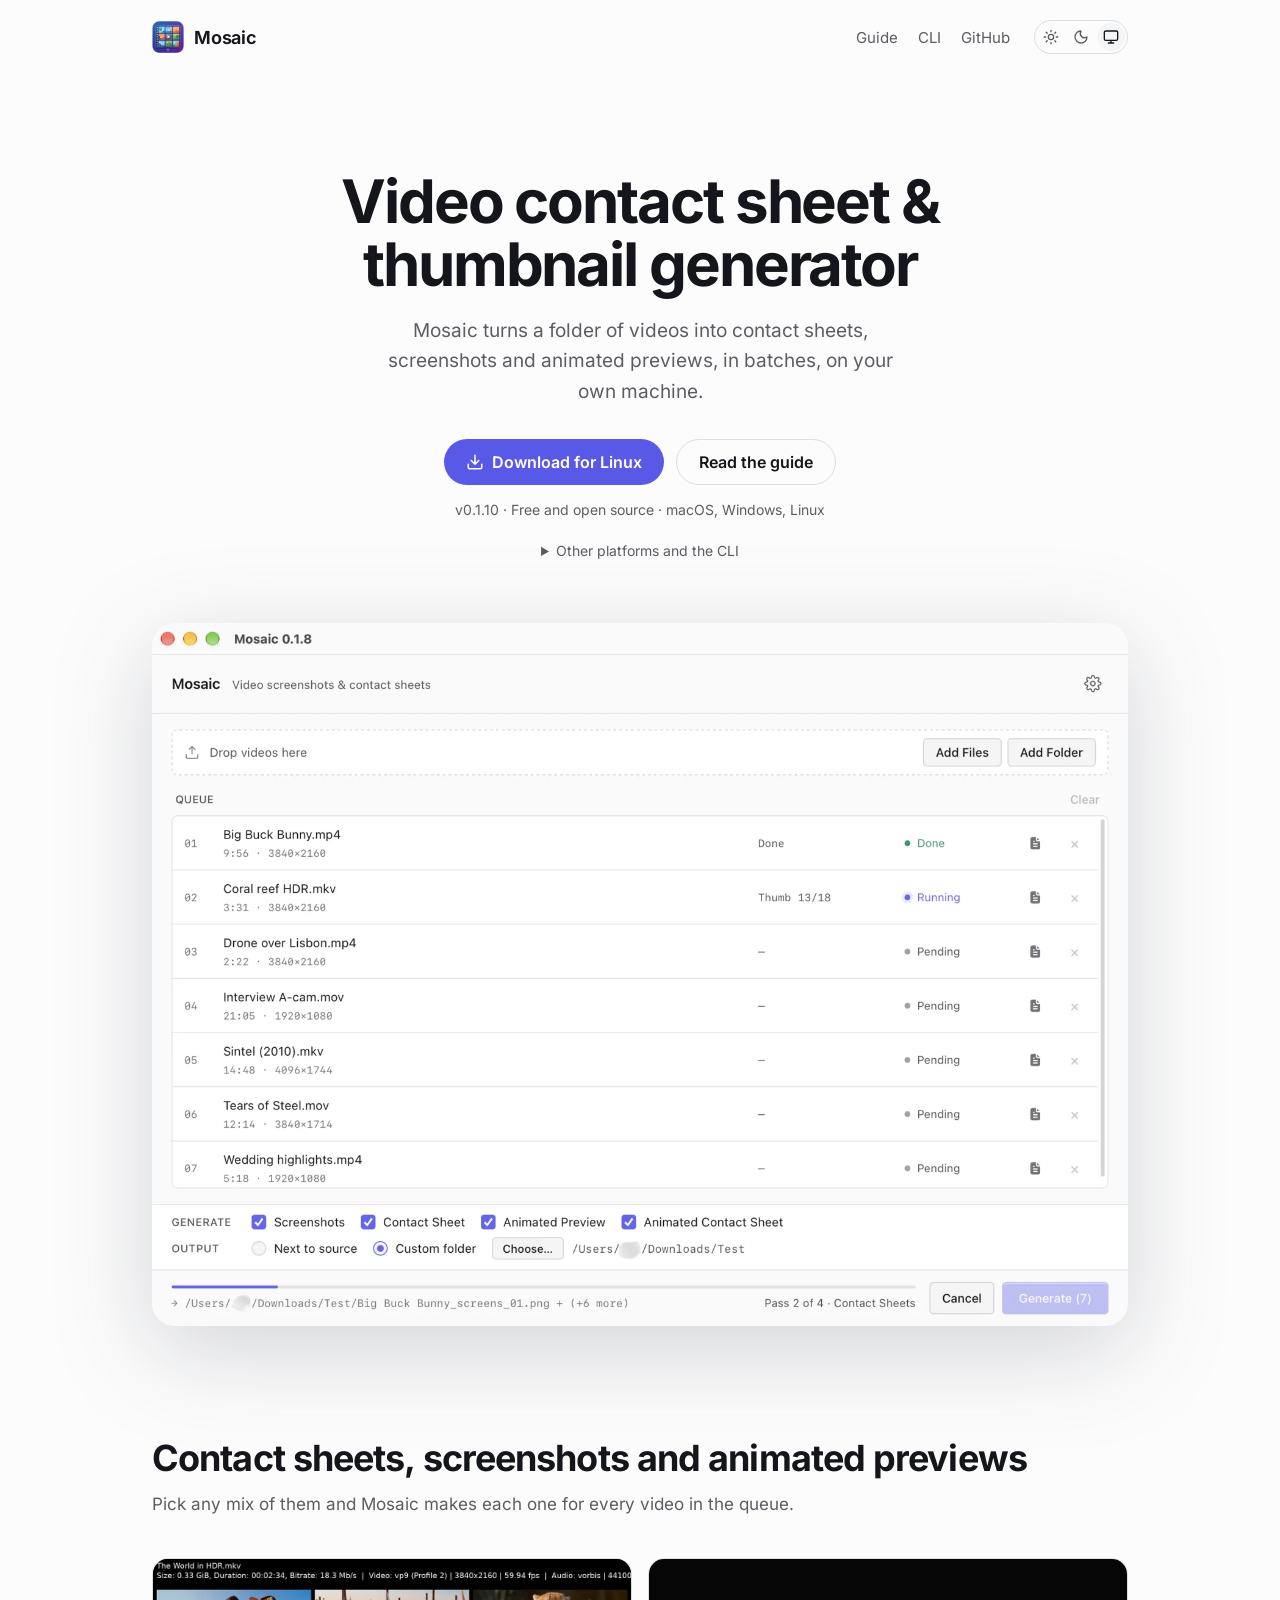
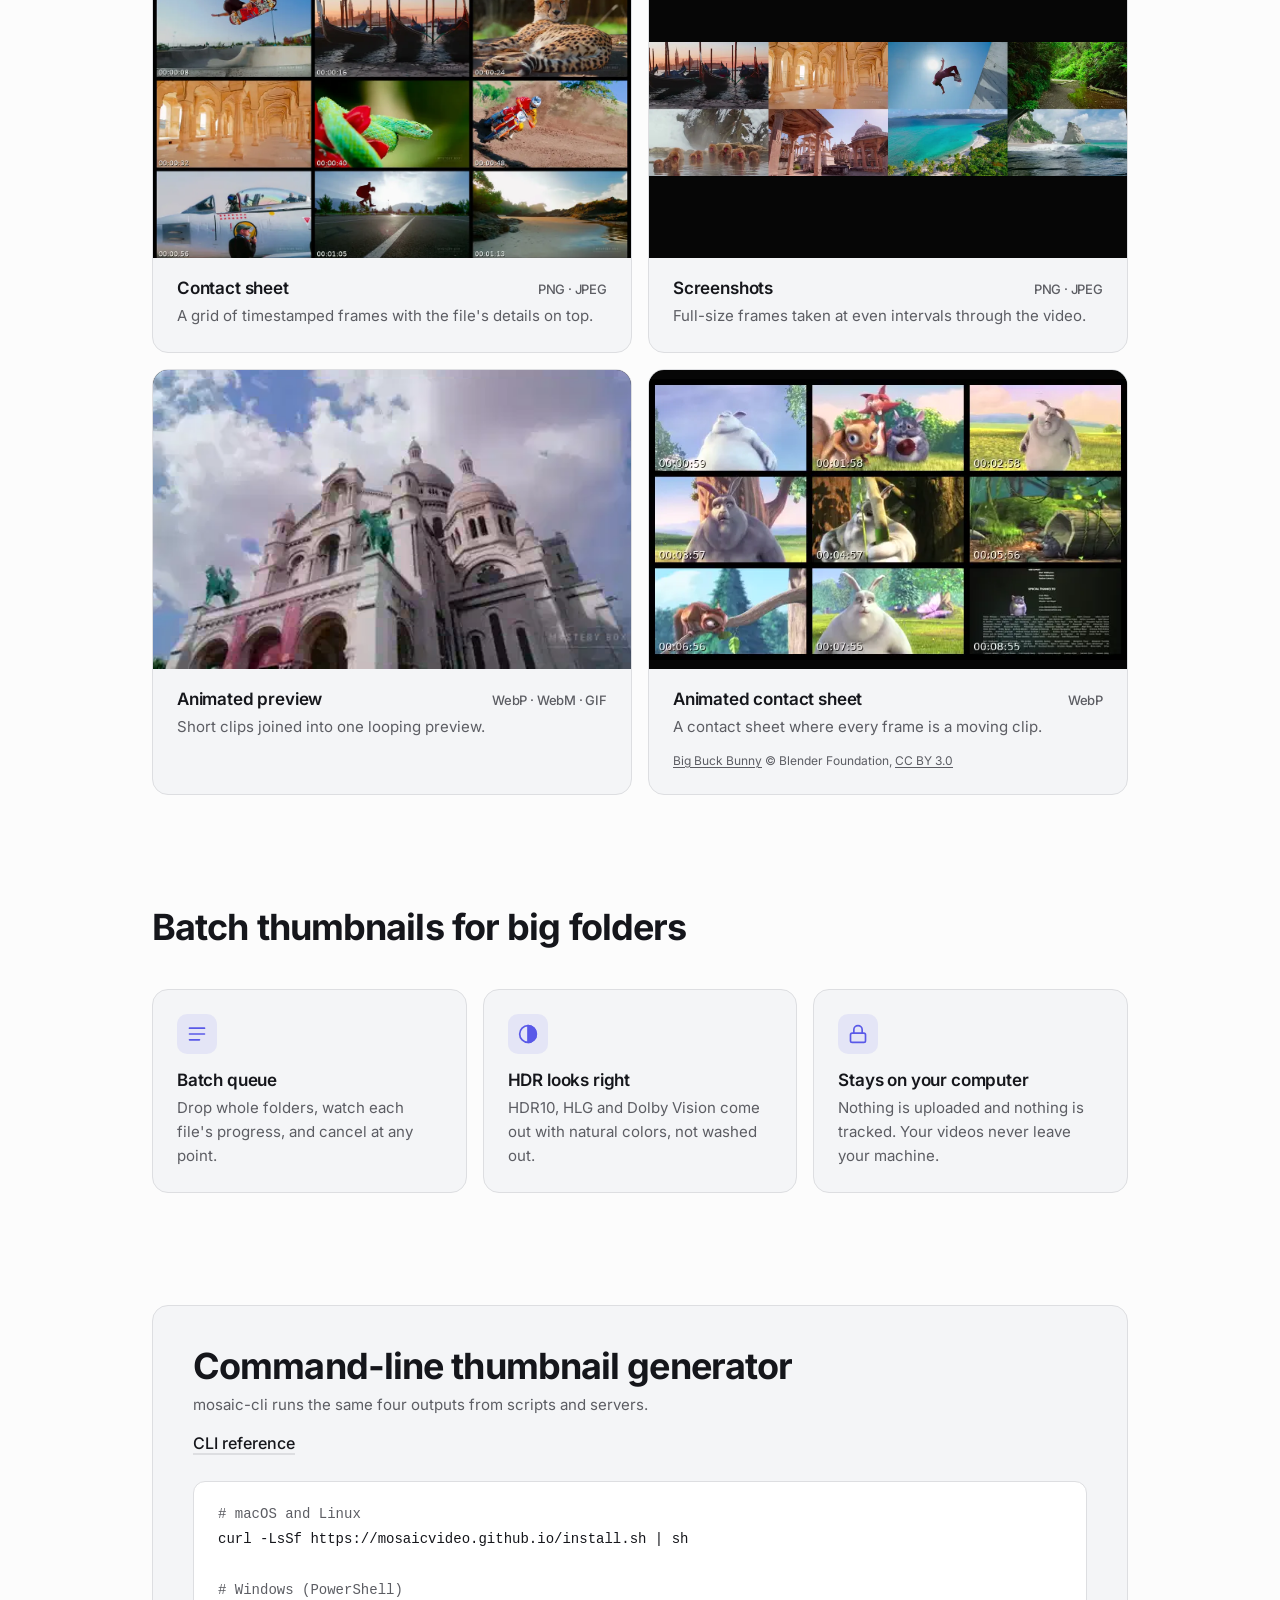
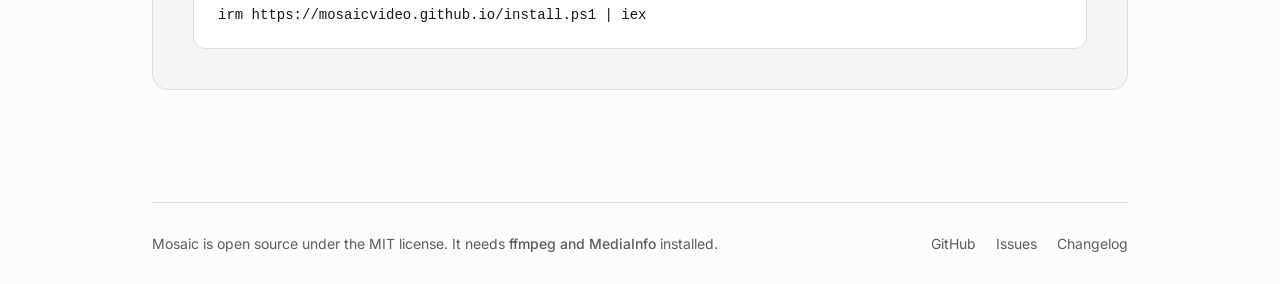
<file: index.html>
<!doctype html>
<html lang="en">
<head>
  <meta charset="utf-8">
  <meta name="viewport" content="width=device-width, initial-scale=1">
  <title>Video Contact Sheet &amp; Thumbnail Generator — Mosaic</title>
  <meta name="description" content="Batch-generate video contact sheets, screenshots and animated previews on macOS, Windows and Linux. Free, open source, powered by your local ffmpeg.">
  <link rel="canonical" href="https://mosaicvideo.github.io/">
  <meta name="theme-color" content="#fcfcfd" media="(prefers-color-scheme: light)">
  <meta name="theme-color" content="#18181c" media="(prefers-color-scheme: dark)">

  <meta property="og:type" content="website">
  <meta property="og:site_name" content="Mosaic">
  <meta property="og:url" content="https://mosaicvideo.github.io/">
  <meta property="og:title" content="Video Contact Sheet &amp; Thumbnail Generator — Mosaic">
  <meta property="og:description" content="Batch-generate video contact sheets, screenshots and animated previews on macOS, Windows and Linux. Free, open source, powered by your local ffmpeg.">
  <meta property="og:image" content="https://mosaicvideo.github.io/assets/og-image.png">
  <meta property="og:image:width" content="1200">
  <meta property="og:image:height" content="630">
  <meta property="og:image:alt" content="Mosaic — batch video thumbnailer for macOS, Windows and Linux">

  <meta name="twitter:card" content="summary_large_image">
  <meta name="twitter:title" content="Video Contact Sheet &amp; Thumbnail Generator — Mosaic">
  <meta name="twitter:description" content="Batch-generate video contact sheets, screenshots and animated previews on macOS, Windows and Linux. Free, open source, powered by your local ffmpeg.">
  <meta name="twitter:image" content="https://mosaicvideo.github.io/assets/og-image.png">
  <meta name="twitter:image:alt" content="Mosaic — batch video thumbnailer for macOS, Windows and Linux">
  <link rel="icon" type="image/png" href="assets/favicon.png">
  <link rel="preload" href="assets/fonts/inter.woff2" as="font" type="font/woff2" crossorigin>
  <link rel="stylesheet" href="assets/site.css">
  <script>
    (function () {
      var classes = document.documentElement.classList;
      classes.add('js');
      try {
        var appearance = localStorage.getItem('appearance');
        if (appearance === 'light' || appearance === 'dark') classes.add(appearance);
      } catch (error) {}
    })();
  </script>
<script type="application/ld+json">
{
  "@context": "https://schema.org",
  "@type": "SoftwareApplication",
  "name": "Mosaic",
  "alternateName": "Mosaic video contact sheet generator",
  "description": "Free, open-source desktop app that batch-generates video contact sheets, screenshots, animated preview reels and animated contact sheets by driving your local ffmpeg. Runs on macOS, Windows and Linux.",
  "url": "https://mosaicvideo.github.io/",
  "applicationCategory": "MultimediaApplication",
  "applicationSubCategory": "Video contact sheet and thumbnail generator",
  "operatingSystem": "macOS, Windows, Linux",
  "softwareVersion": "0.1.6",
  "downloadUrl": "https://github.com/mosaicvideo/mosaic/releases/latest",
  "softwareHelp": {
    "@type": "CreativeWork",
    "url": "https://mosaicvideo.github.io/guide.html"
  },
  "softwareRequirements": "Requires ffmpeg, ffprobe and MediaInfo CLI installed and available on PATH.",
  "license": "https://opensource.org/licenses/MIT",
  "isAccessibleForFree": true,
  "offers": {
    "@type": "Offer",
    "price": "0",
    "priceCurrency": "USD"
  },
  "screenshot": "https://mosaicvideo.github.io/assets/screenshots/app-light.webp",
  "image": "https://mosaicvideo.github.io/assets/og-image.png",
  "featureList": [
    "Contact sheets — grid of timestamped frames at configurable rows and columns (PNG, JPEG)",
    "Screenshots — individual frames at evenly-spaced timestamps (PNG, JPEG)",
    "Animated preview reels — short clips stitched into one animation (WebP, WebM, GIF)",
    "Animated contact sheets — grid of looping motion clips (WebP)",
    "Drag-and-drop batch queue with per-file progress and cancel",
    "Automatic HDR tonemapping for HDR10, HLG and Dolby Vision including Profile 5",
    "MediaInfo metadata viewer and header enrichment",
    "Runs entirely locally — no uploads, no telemetry",
    "mosaic-cli command-line interface for scripting and CI"
  ],
  "author": {
    "@type": "Organization",
    "name": "Mosaic",
    "url": "https://mosaicvideo.github.io/",
    "sameAs": [
      "https://github.com/mosaicvideo/mosaic"
    ]
  },
  "publisher": {
    "@type": "Organization",
    "name": "Mosaic",
    "url": "https://mosaicvideo.github.io/",
    "sameAs": [
      "https://github.com/mosaicvideo/mosaic"
    ]
  },
  "sameAs": [
    "https://github.com/mosaicvideo/mosaic"
  ]
}
</script>
<script type="application/ld+json">
{
  "@context": "https://schema.org",
  "@type": "WebSite",
  "name": "Mosaic",
  "url": "https://mosaicvideo.github.io/",
  "publisher": {
    "@type": "Organization",
    "name": "Mosaic",
    "url": "https://mosaicvideo.github.io/",
    "sameAs": [
      "https://github.com/mosaicvideo/mosaic"
    ]
  }
}
</script>
</head>
<body>
<a href="#content" class="skip">Skip to content</a>

<div class="container">
  <header class="header">
    <a href="./" class="brand">
      <img src="assets/icon.png" alt="" width="32" height="32">
      Mosaic
    </a>
    <nav class="nav" aria-label="Main">
      <a href="guide.html">Guide</a>
      <a href="cli.html">CLI</a>
      <a class="wide-only" href="https://github.com/mosaicvideo/mosaic">GitHub</a>
    </nav>
    <div class="theme-switch" role="group" aria-label="Theme" data-theme-switch data-needs-js>
      <button type="button" data-appearance="light" aria-pressed="false" title="Light theme">
        <svg viewBox="0 0 24 24" fill="none" stroke="currentColor" stroke-width="2" stroke-linecap="round" stroke-linejoin="round" aria-hidden="true"><circle cx="12" cy="12" r="4"/><path d="M12 2v2M12 20v2M4.93 4.93l1.41 1.41M17.66 17.66l1.41 1.41M2 12h2M20 12h2M6.34 17.66l-1.41 1.41M19.07 4.93l-1.41 1.41"/></svg>
        <span class="skip">Light theme</span>
      </button>
      <button type="button" data-appearance="dark" aria-pressed="false" title="Dark theme">
        <svg viewBox="0 0 24 24" fill="none" stroke="currentColor" stroke-width="2" stroke-linecap="round" stroke-linejoin="round" aria-hidden="true"><path d="M20.985 12.486a9 9 0 1 1-9.473-9.472c.405-.022.617.46.402.803a6 6 0 0 0 8.268 8.268c.344-.215.825-.004.803.401"/></svg>
        <span class="skip">Dark theme</span>
      </button>
      <button type="button" data-appearance="system" aria-pressed="true" title="System theme">
        <svg viewBox="0 0 24 24" fill="none" stroke="currentColor" stroke-width="2" stroke-linecap="round" stroke-linejoin="round" aria-hidden="true"><rect width="20" height="14" x="2" y="3" rx="2"/><path d="M8 21h8M12 17v4"/></svg>
        <span class="skip">System theme</span>
      </button>
    </div>
  </header>

  <main id="content">
    <section class="hero">
      <h1>Video contact sheet &amp; thumbnail generator</h1>
      <p class="hero-lede">Mosaic turns a folder of videos into contact sheets, screenshots and animated previews, in batches, on your own machine.</p>

      <div class="hero-actions">
        <a class="button button-primary" id="dl-primary" href="https://github.com/mosaicvideo/mosaic/releases/latest">
          <svg viewBox="0 0 24 24" fill="none" stroke="currentColor" stroke-width="2" stroke-linecap="round" stroke-linejoin="round" aria-hidden="true"><path d="M12 15V3M7 10l5 5 5-5M21 15v4a2 2 0 0 1-2 2H5a2 2 0 0 1-2-2v-4"/></svg>
          <span id="dl-primary-label">Download Mosaic</span>
        </a>
        <a class="button button-quiet" href="guide.html">Read the guide</a>
      </div>
      <p class="hero-meta"><span id="nav-version">v0.1.10</span> · Free and open source · macOS, Windows, Linux</p>

      <details class="downloads">
        <summary>Other platforms and the CLI</summary>
        <div class="dl-list">
          <h3>Desktop app</h3>
          <a id="btn-macos" data-key="macos" href="https://github.com/mosaicvideo/mosaic/releases/latest"><span class="dl-name">macOS (.dmg)</span><span class="dl-size"></span></a>
          <a id="btn-linux" data-key="linux" href="https://github.com/mosaicvideo/mosaic/releases/latest"><span class="dl-name">Linux (.AppImage)</span><span class="dl-size"></span></a>
          <a id="btn-win" data-key="win-x64" href="https://github.com/mosaicvideo/mosaic/releases/latest"><span class="dl-name">Windows x64 (.exe)</span><span class="dl-size"></span></a>
          <a id="btn-linux-deb" href="https://github.com/mosaicvideo/mosaic/releases/latest"><span class="dl-name">Debian, Ubuntu (.deb)</span><span class="dl-size"></span></a>
          <a id="btn-win-arm" data-key="win-arm" href="https://github.com/mosaicvideo/mosaic/releases/latest"><span class="dl-name">Windows Arm (.exe)</span><span class="dl-size"></span></a>
          <a id="btn-linux-rpm" href="https://github.com/mosaicvideo/mosaic/releases/latest"><span class="dl-name">Fedora (.rpm)</span><span class="dl-size"></span></a>
          <h3>Command line</h3>
          <a id="cli-btn-macos" href="https://github.com/mosaicvideo/mosaic/releases/latest"><span class="dl-name">mosaic-cli for macOS</span><span class="dl-size"></span></a>
          <a id="cli-btn-linux" href="https://github.com/mosaicvideo/mosaic/releases/latest"><span class="dl-name">mosaic-cli for Linux</span><span class="dl-size"></span></a>
          <a id="cli-btn-win-x64" href="https://github.com/mosaicvideo/mosaic/releases/latest"><span class="dl-name">mosaic-cli for Windows x64</span><span class="dl-size"></span></a>
          <a id="cli-btn-win-arm" href="https://github.com/mosaicvideo/mosaic/releases/latest"><span class="dl-name">mosaic-cli for Windows Arm</span><span class="dl-size"></span></a>
        </div>
      </details>

      <div class="hero-shot">
          <img class="light-only" src="assets/screenshots/app-light.webp" width="1600" height="1152" alt="The Mosaic window making contact sheets and screenshots for a queue of seven videos" decoding="async">
          <img class="dark-only" src="assets/screenshots/app-dark.webp" width="1600" height="1152" alt="The Mosaic window making contact sheets and screenshots for a queue of seven videos" loading="lazy" decoding="async">
      </div>
    </section>

    <section class="section" aria-labelledby="outputs-heading">
      <div class="section-head">
        <h2 id="outputs-heading">Contact sheets, screenshots and animated previews</h2>
        <p>Pick any mix of them and Mosaic makes each one for every video in the queue.</p>
      </div>
      <ul class="gallery">
        <li class="card output">
          <div class="output-media">
            <img src="assets/screenshots/output-contact-sheet.webp" width="1200" height="1443" alt="A contact sheet: a grid of timestamped frames under a header of file details" loading="lazy">
          </div>
          <div class="output-body">
            <h3>Contact sheet <span class="formats">PNG · JPEG</span></h3>
            <p>A grid of timestamped frames with the file's details on top.</p>
          </div>
        </li>
        <li class="card output">
          <div class="output-media">
            <img class="contain" src="assets/screenshots/output-screenshots.webp" width="1600" height="450" alt="Four full-size screenshots taken at even intervals" loading="lazy">
          </div>
          <div class="output-body">
            <h3>Screenshots <span class="formats">PNG · JPEG</span></h3>
            <p>Full-size frames taken at even intervals through the video.</p>
          </div>
        </li>
        <li class="card output">
          <div class="output-media">
            <img src="assets/screenshots/output-animated-reel.webp" width="480" height="270" alt="An animated preview made of short clips" loading="lazy">
          </div>
          <div class="output-body">
            <h3>Animated preview <span class="formats">WebP · WebM · GIF</span></h3>
            <p>Short clips joined into one looping preview.</p>
          </div>
        </li>
        <li class="card output">
          <div class="output-media">
            <img class="contain" src="assets/screenshots/output-animated-sheet.webp" width="638" height="374" alt="An animated contact sheet: a three-by-three grid of looping clips from Big Buck Bunny, each stamped with its time" loading="lazy" decoding="async">
          </div>
          <div class="output-body">
            <h3>Animated contact sheet <span class="formats">WebP</span></h3>
            <p>A contact sheet where every frame is a moving clip.</p>
            <p class="credit"><a href="https://peach.blender.org/">Big Buck Bunny</a> © Blender Foundation, <a href="https://creativecommons.org/licenses/by/3.0/">CC BY 3.0</a></p>
          </div>
        </li>
      </ul>
    </section>

    <section class="section" aria-labelledby="features-heading">
      <div class="section-head">
        <h2 id="features-heading">Batch thumbnails for big folders</h2>
      </div>
      <ul class="features">
        <li class="card feature">
          <div class="feature-icon"><svg viewBox="0 0 24 24" fill="none" stroke="currentColor" stroke-width="2" stroke-linecap="round" stroke-linejoin="round" aria-hidden="true"><path d="M3 5h18M3 12h18M3 19h12"/></svg></div>
          <h3>Batch queue</h3>
          <p>Drop whole folders, watch each file's progress, and cancel at any point.</p>
        </li>
        <li class="card feature">
          <div class="feature-icon"><svg viewBox="0 0 24 24" fill="none" stroke="currentColor" stroke-width="2" stroke-linecap="round" stroke-linejoin="round" aria-hidden="true"><circle cx="12" cy="12" r="10"/><path d="M12 2a10 10 0 0 1 0 20z" fill="currentColor"/></svg></div>
          <h3>HDR looks right</h3>
          <p>HDR10, HLG and Dolby Vision come out with natural colors, not washed out.</p>
        </li>
        <li class="card feature">
          <div class="feature-icon"><svg viewBox="0 0 24 24" fill="none" stroke="currentColor" stroke-width="2" stroke-linecap="round" stroke-linejoin="round" aria-hidden="true"><rect width="18" height="11" x="3" y="11" rx="2"/><path d="M7 11V7a5 5 0 0 1 10 0v4"/></svg></div>
          <h3>Stays on your computer</h3>
          <p>Nothing is uploaded and nothing is tracked. Your videos never leave your machine.</p>
        </li>
      </ul>
    </section>

    <section class="section" aria-labelledby="cli-heading">
      <div class="card cli">
        <div class="section-head">
          <h2 id="cli-heading">Command-line thumbnail generator</h2>
          <p>mosaic-cli runs the same four outputs from scripts and servers.</p>
          <a class="link" href="cli.html">CLI reference</a>
        </div>
        <pre class="code"><span class="comment"># macOS and Linux</span>
curl -LsSf https://mosaicvideo.github.io/install.sh | sh

<span class="comment"># Windows (PowerShell)</span>
irm https://mosaicvideo.github.io/install.ps1 | iex</pre>
      </div>
    </section>
  </main>

  <footer class="footer">
    <span>Mosaic is open source under the MIT license. It needs <a class="link" href="guide.html#requirements">ffmpeg and MediaInfo</a> installed.</span>
    <ul>
      <li><a href="https://github.com/mosaicvideo/mosaic">GitHub</a></li>
      <li><a href="https://github.com/mosaicvideo/mosaic/issues">Issues</a></li>
      <li><a href="https://github.com/mosaicvideo/mosaic/blob/main/CHANGELOG.md">Changelog</a></li>
    </ul>
  </footer>
</div>

<script src="assets/theme.js" defer></script>
<script src="assets/download.js" defer></script>
</body>
</html>
</file>
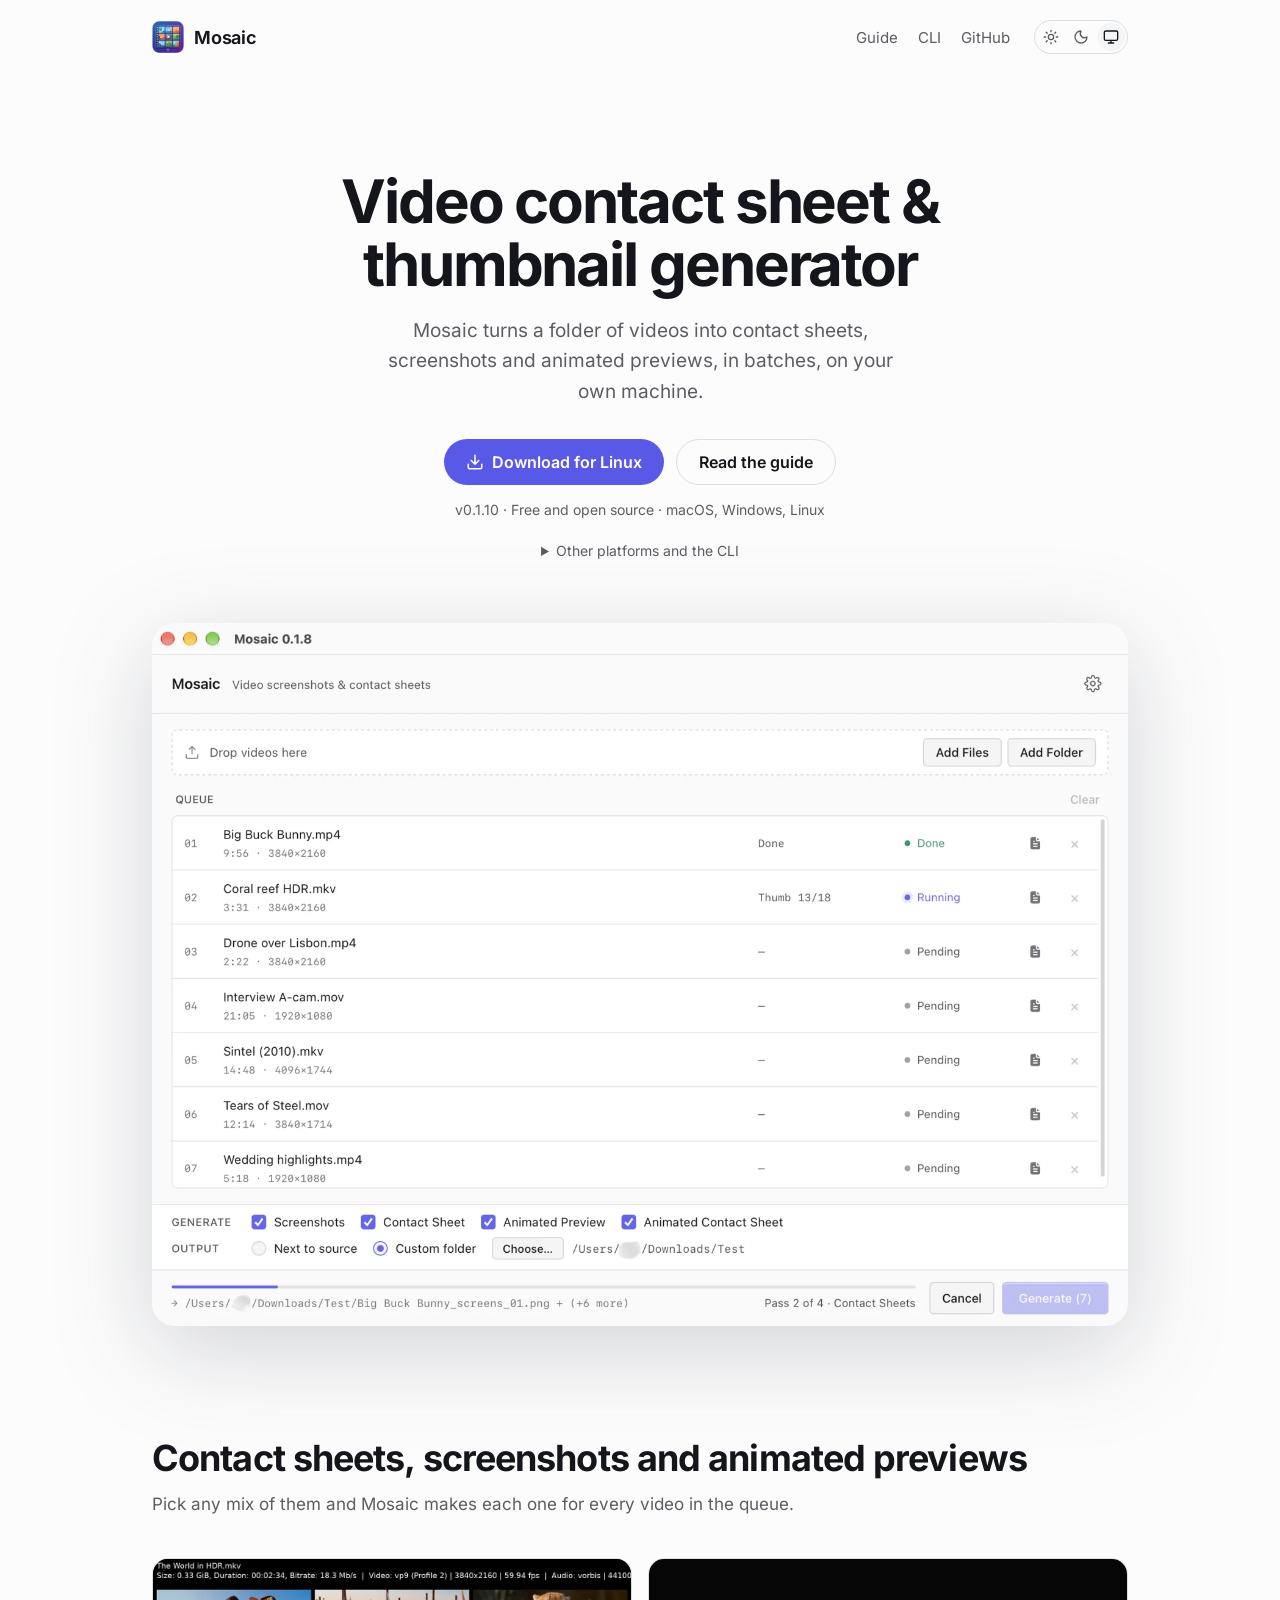
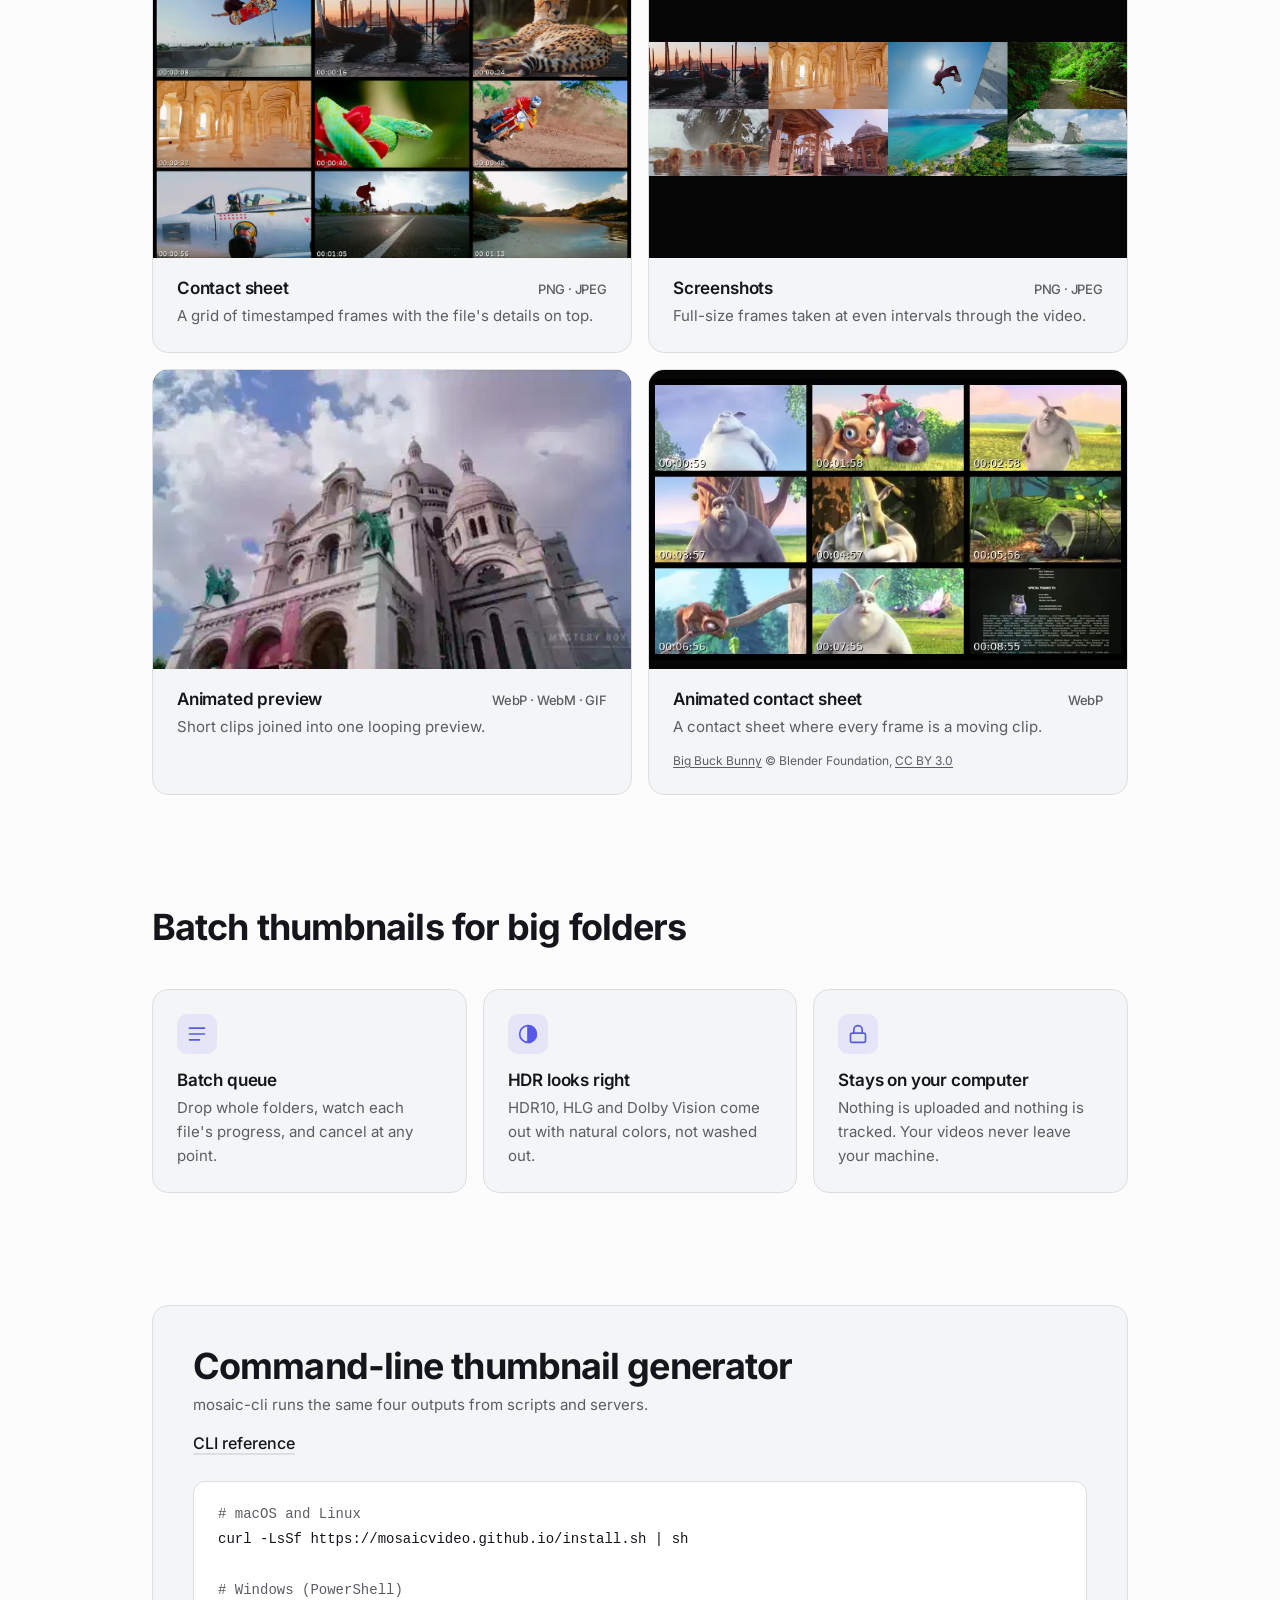
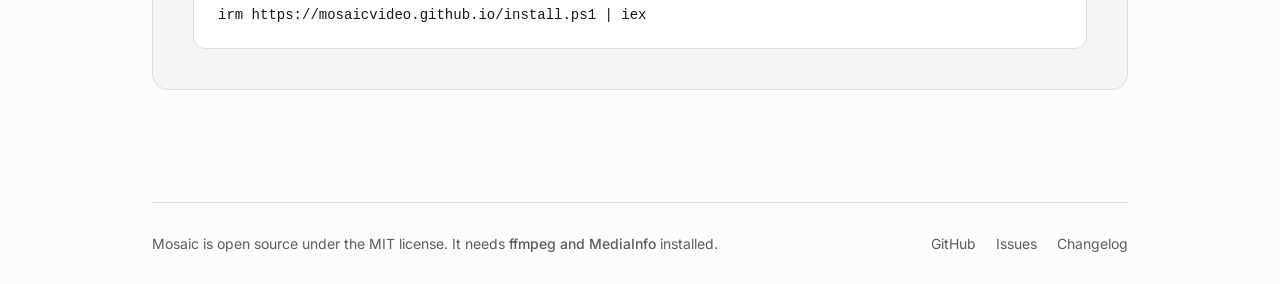
<file: mosaic/index.html>
<!doctype html>
<html lang="en">
<head>
  <meta charset="utf-8">
  <title>Mosaic has moved</title>
  <meta name="robots" content="noindex">
  <link rel="canonical" href="https://mosaicvideo.github.io/">
  <meta http-equiv="refresh" content="0; url=https://mosaicvideo.github.io/">
  <script>location.replace("https://mosaicvideo.github.io/" + location.hash);</script>
</head>
<body>
  <p>Mosaic has moved to <a href="https://mosaicvideo.github.io/">mosaicvideo.github.io/</a>.</p>
</body>
</html>
</file>
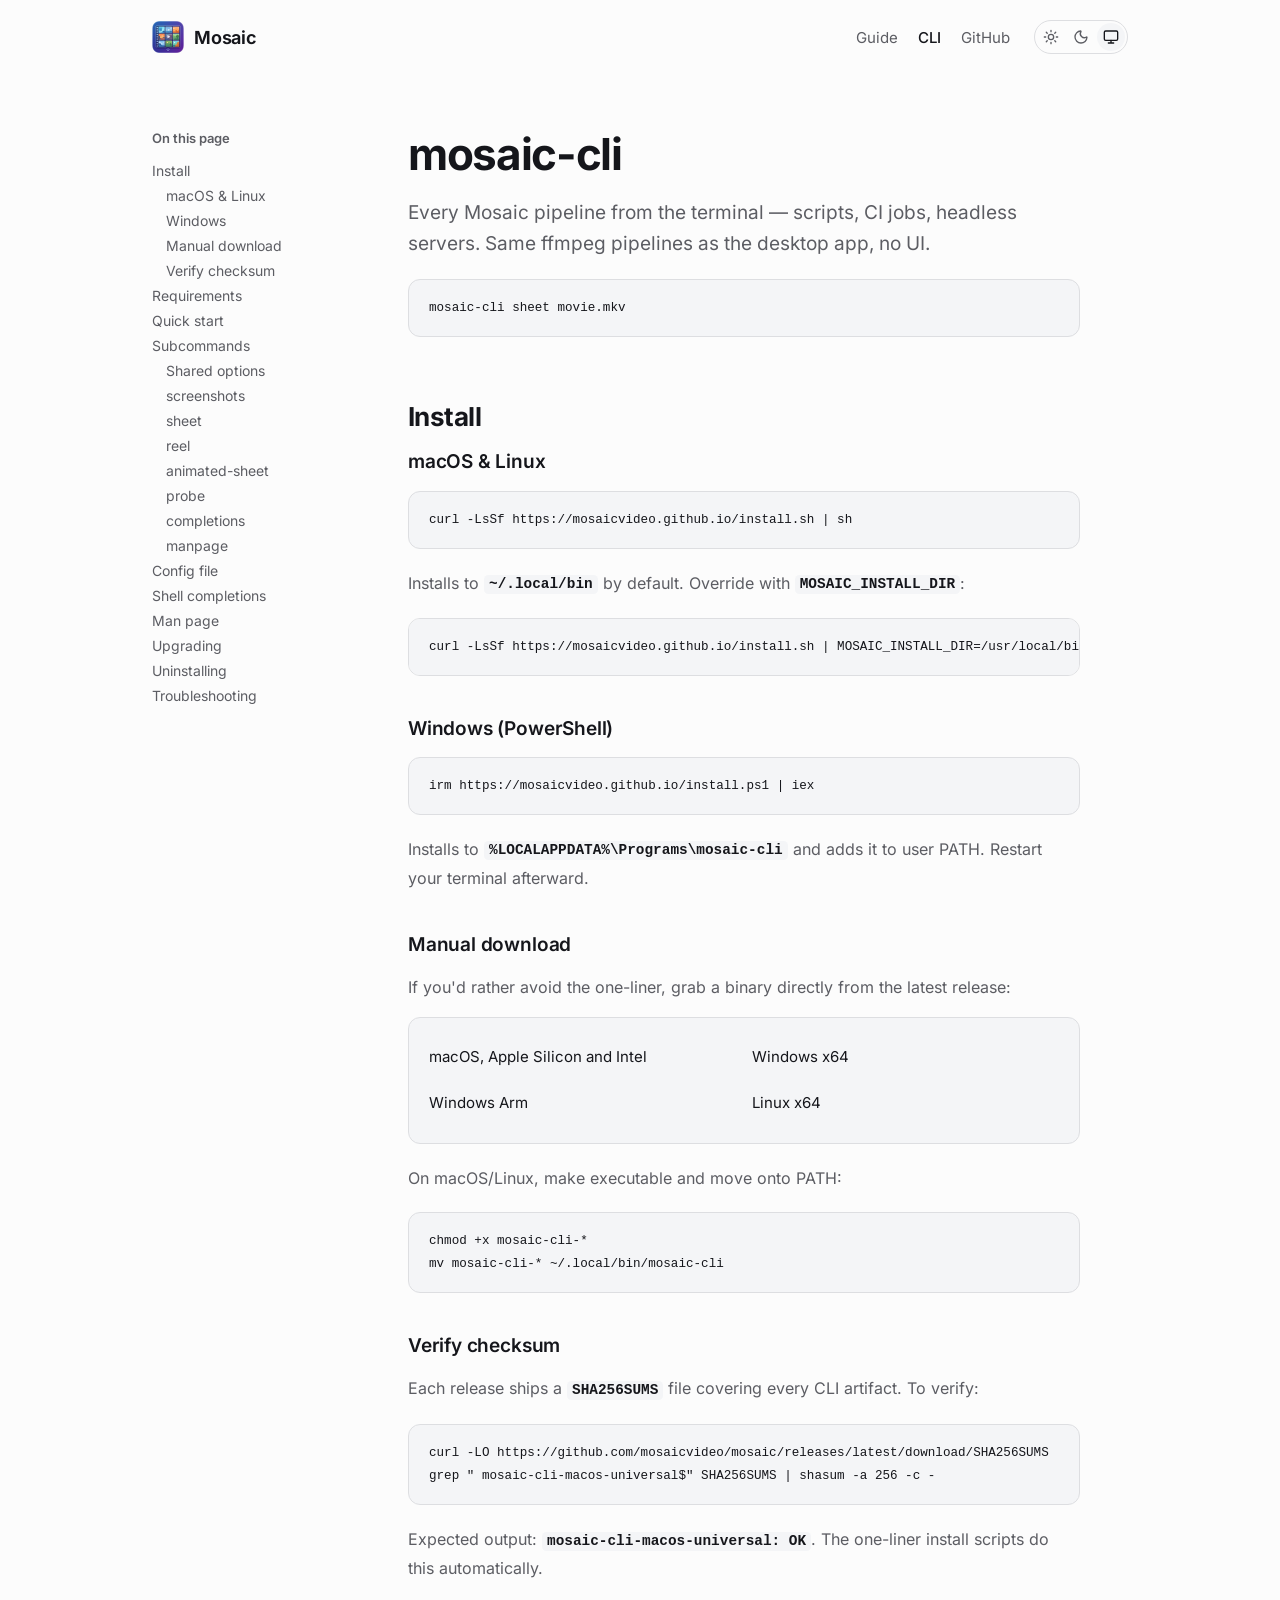
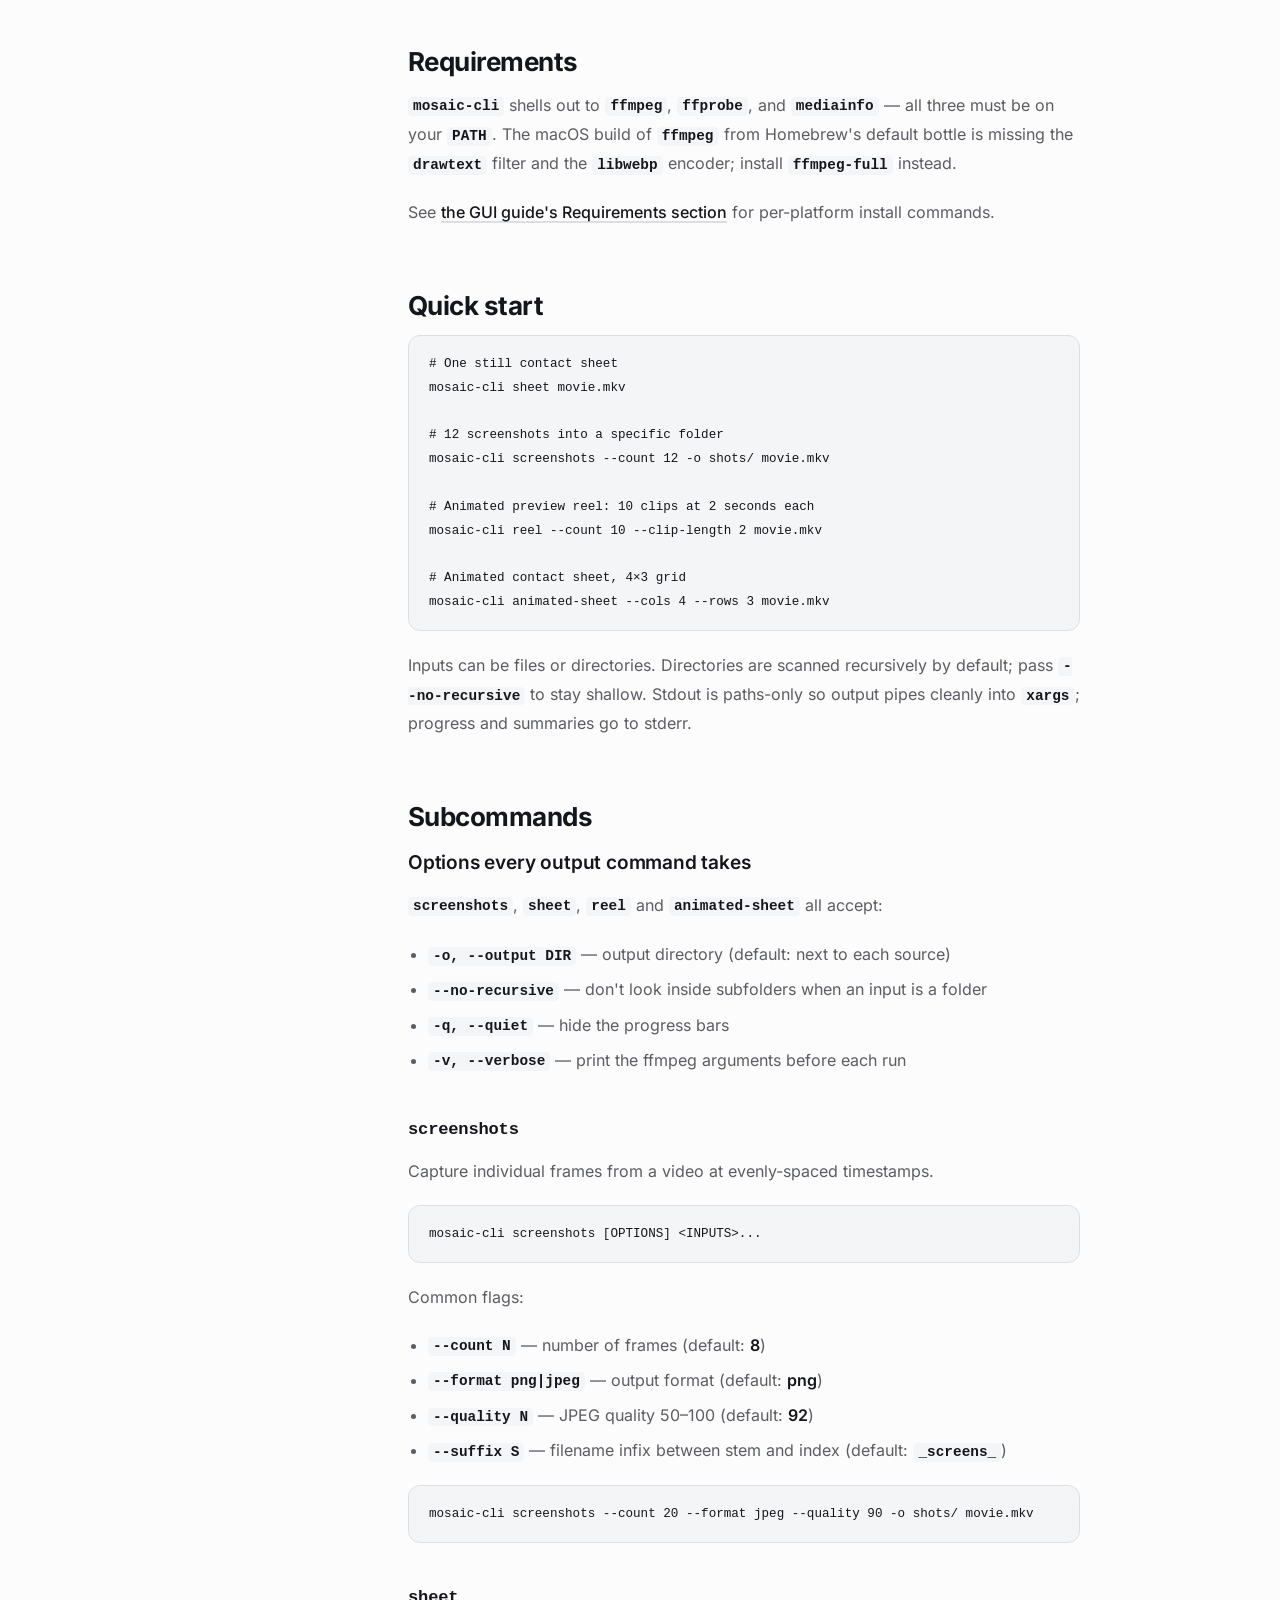
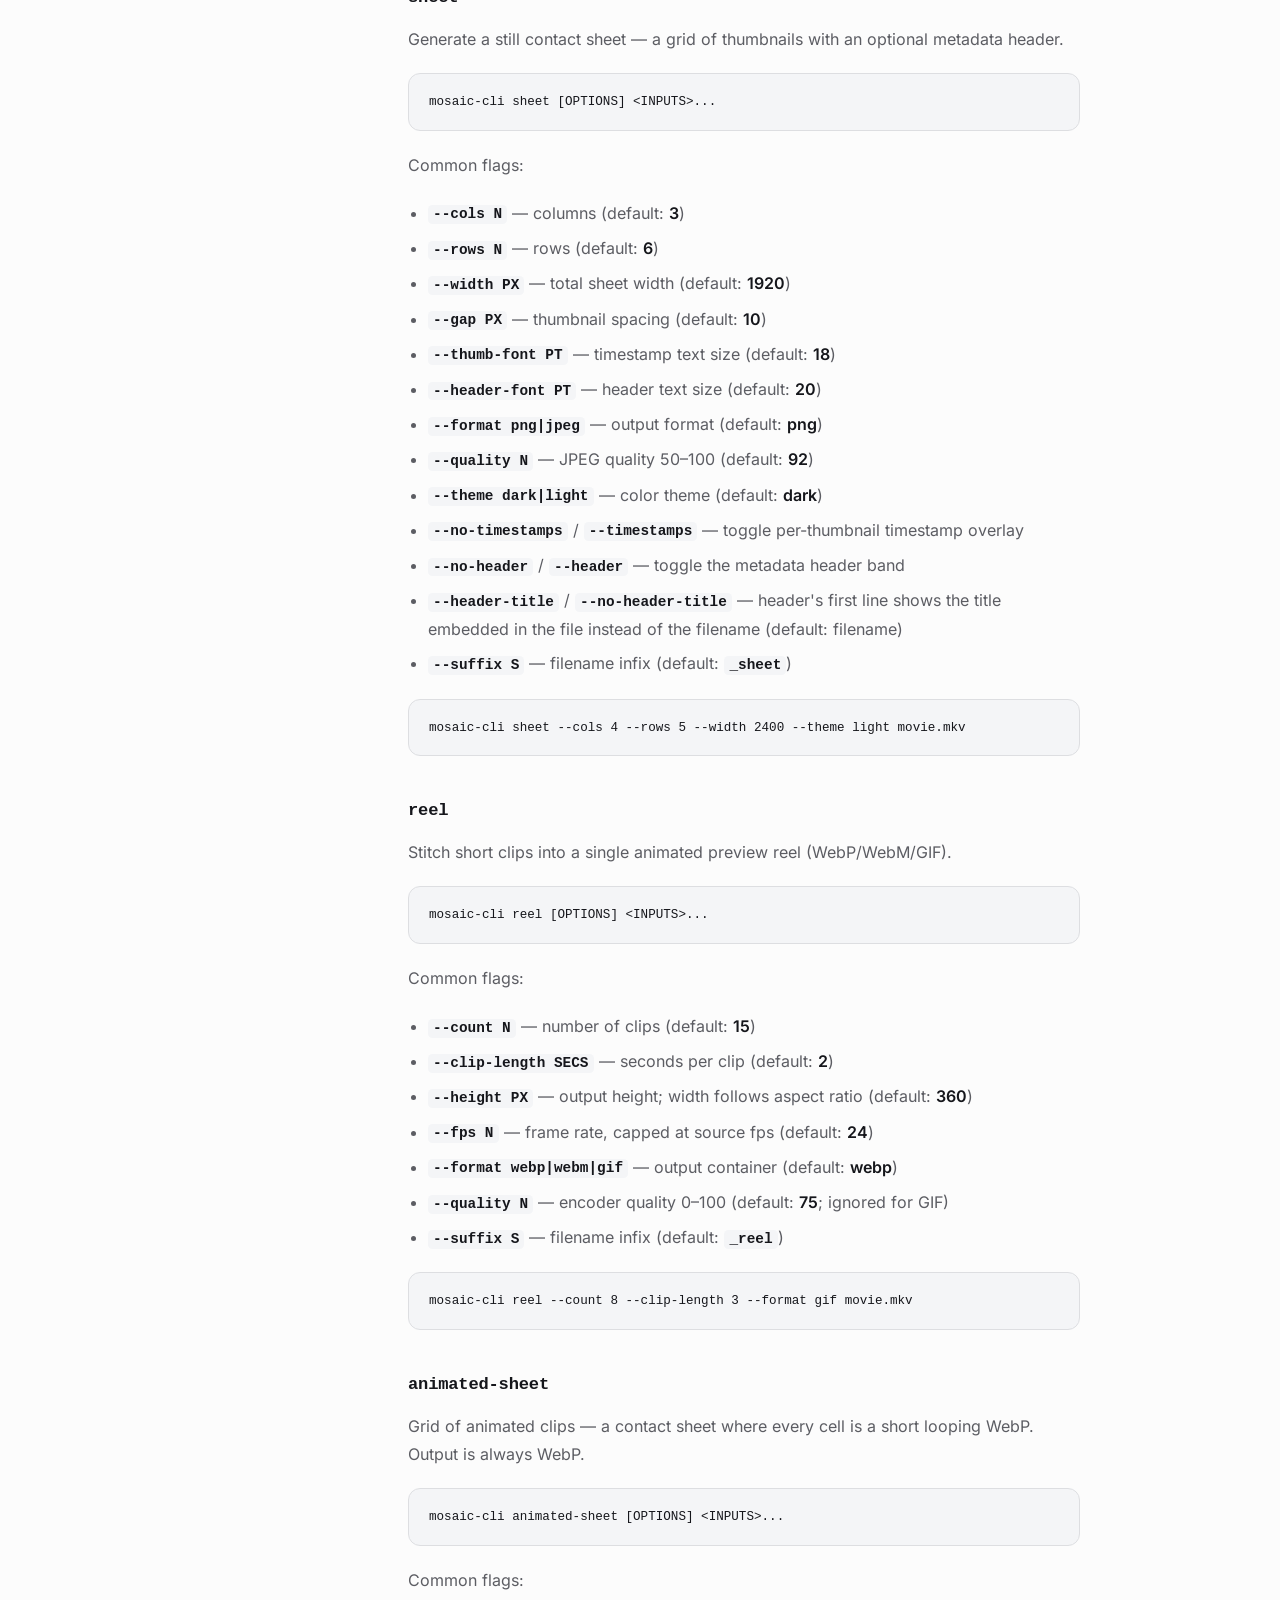
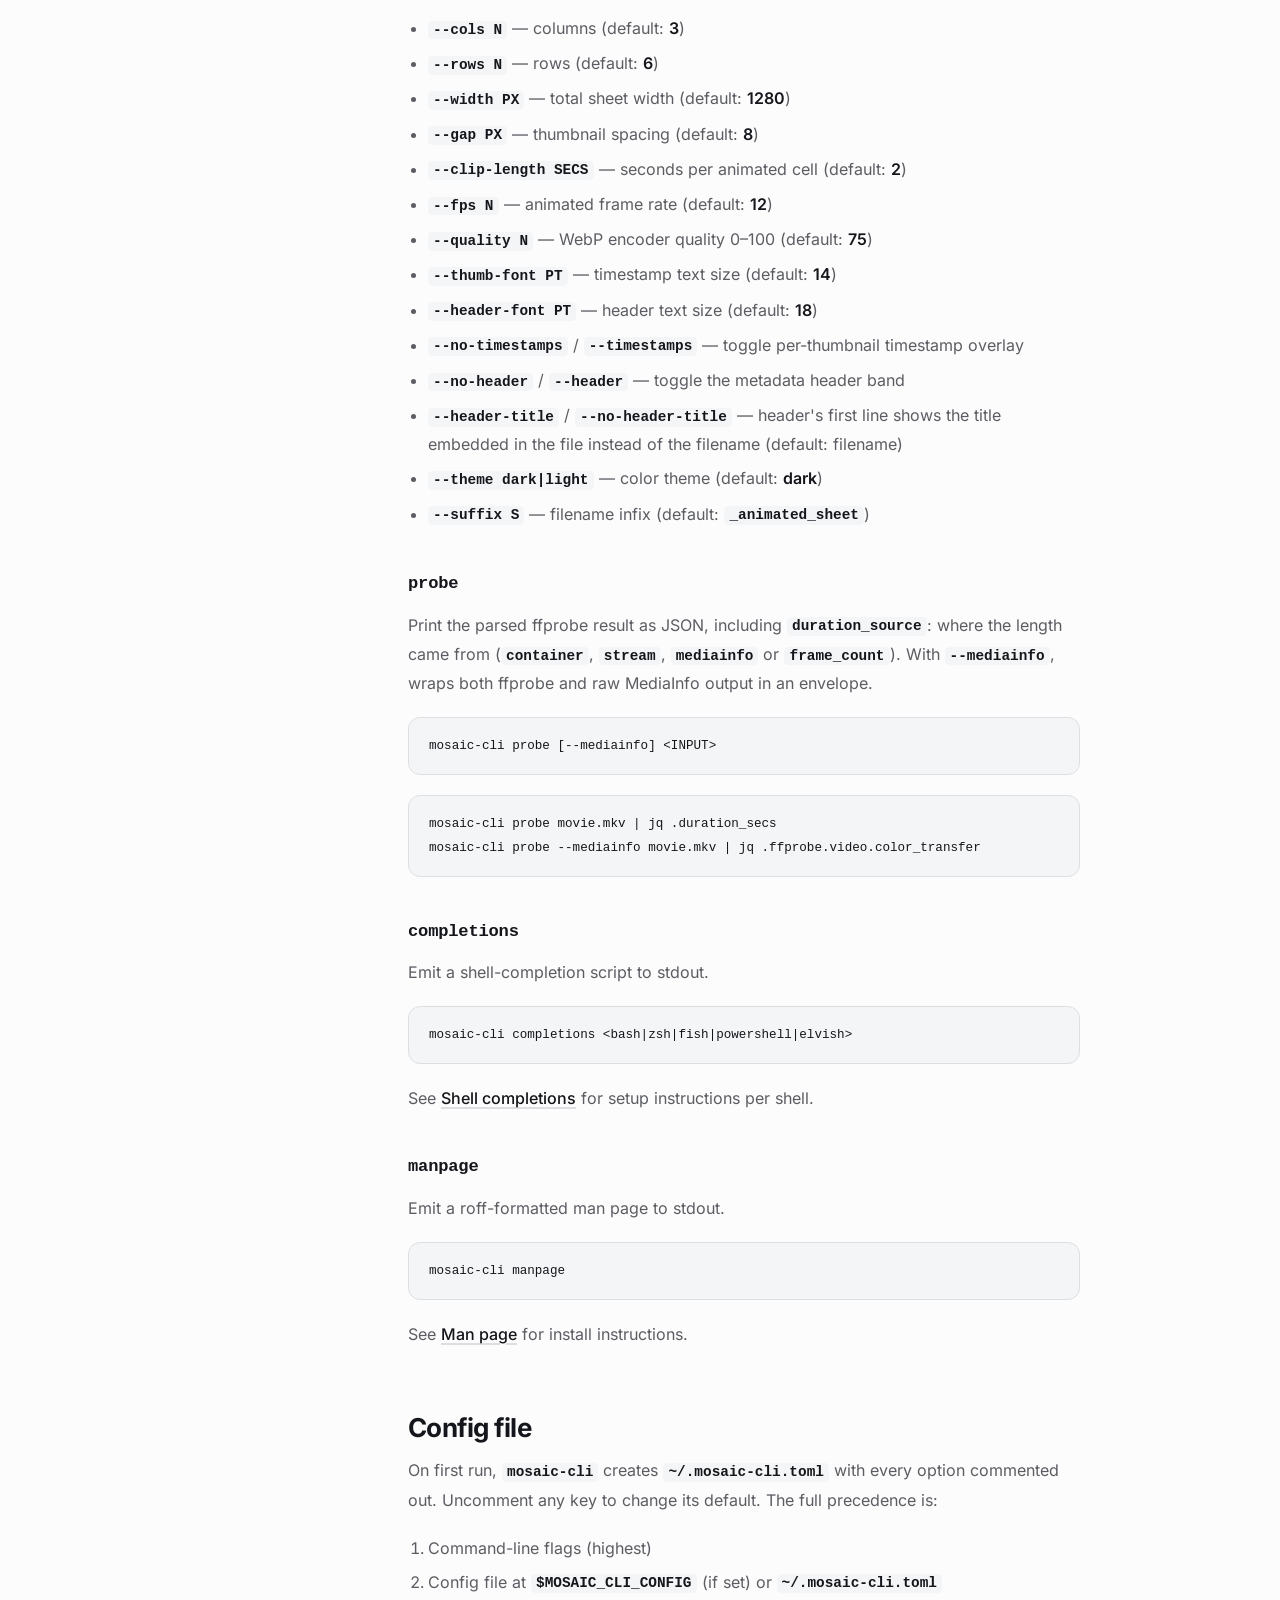
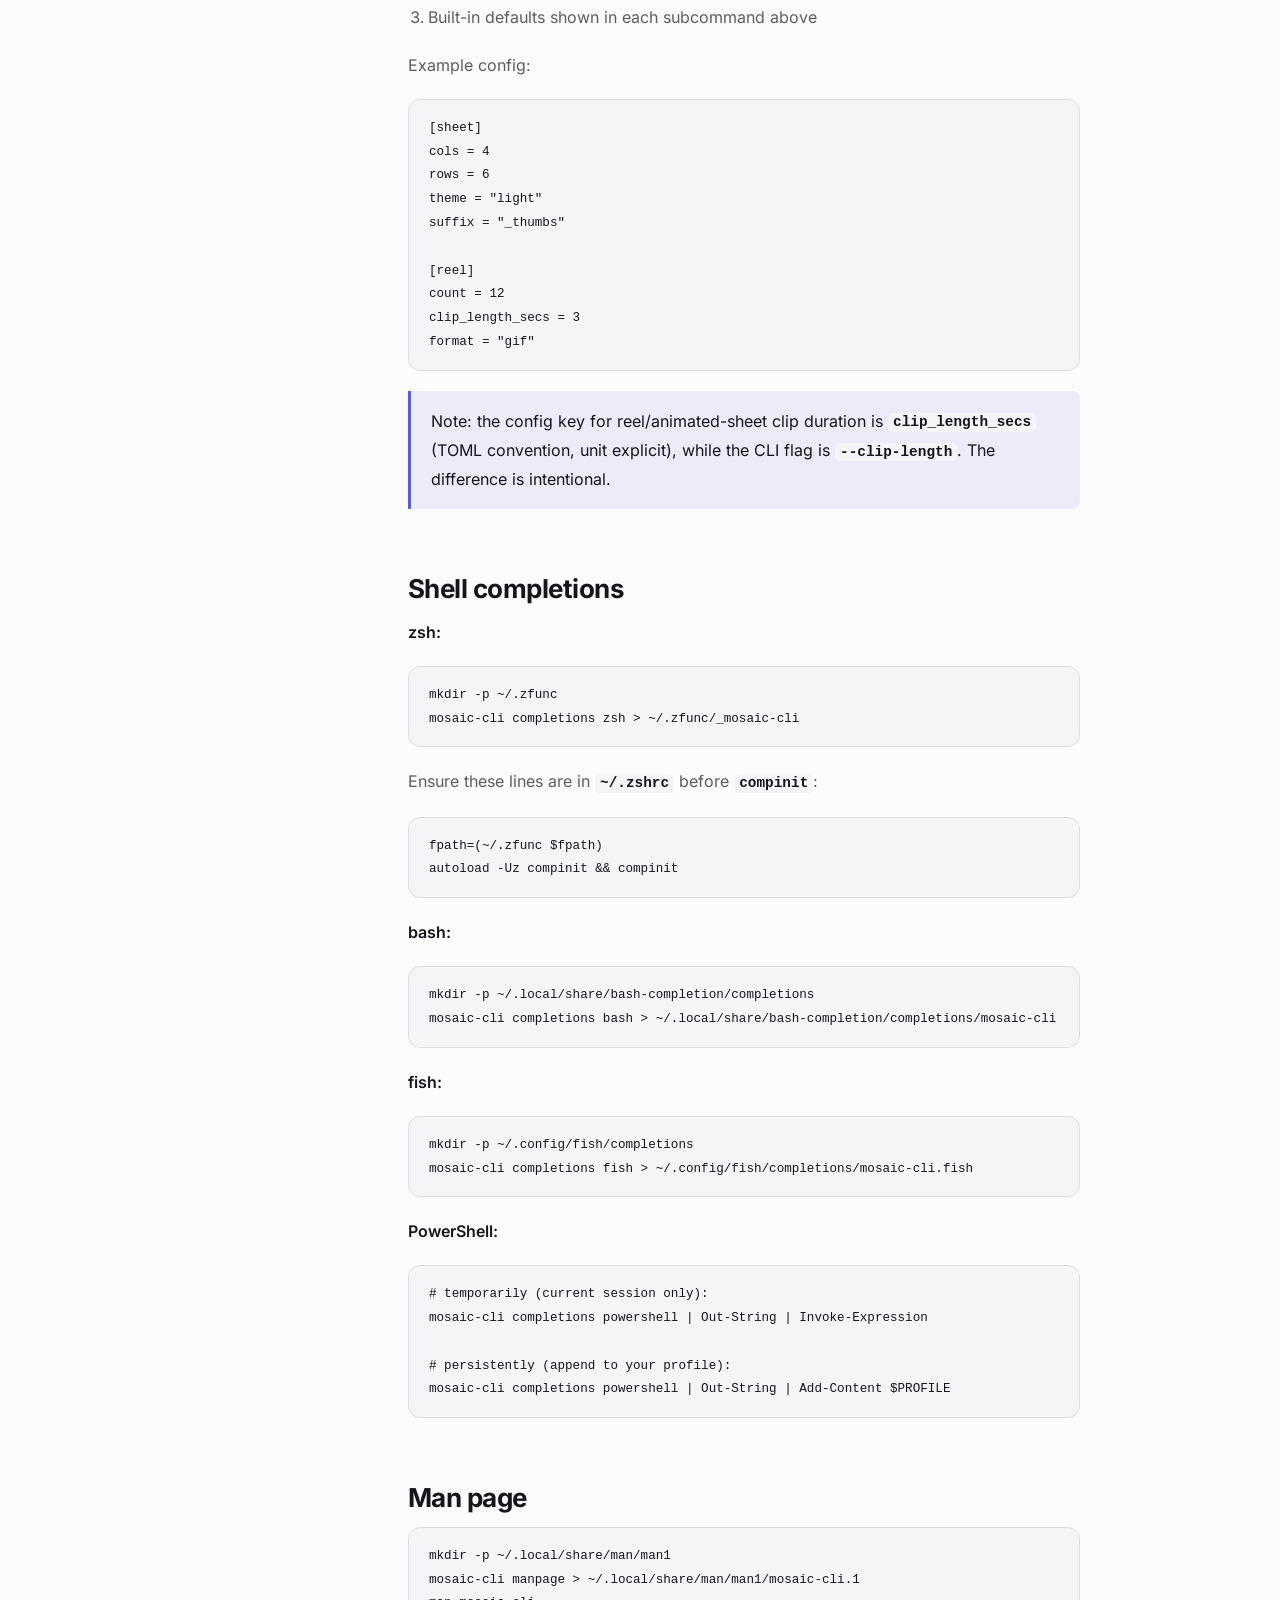
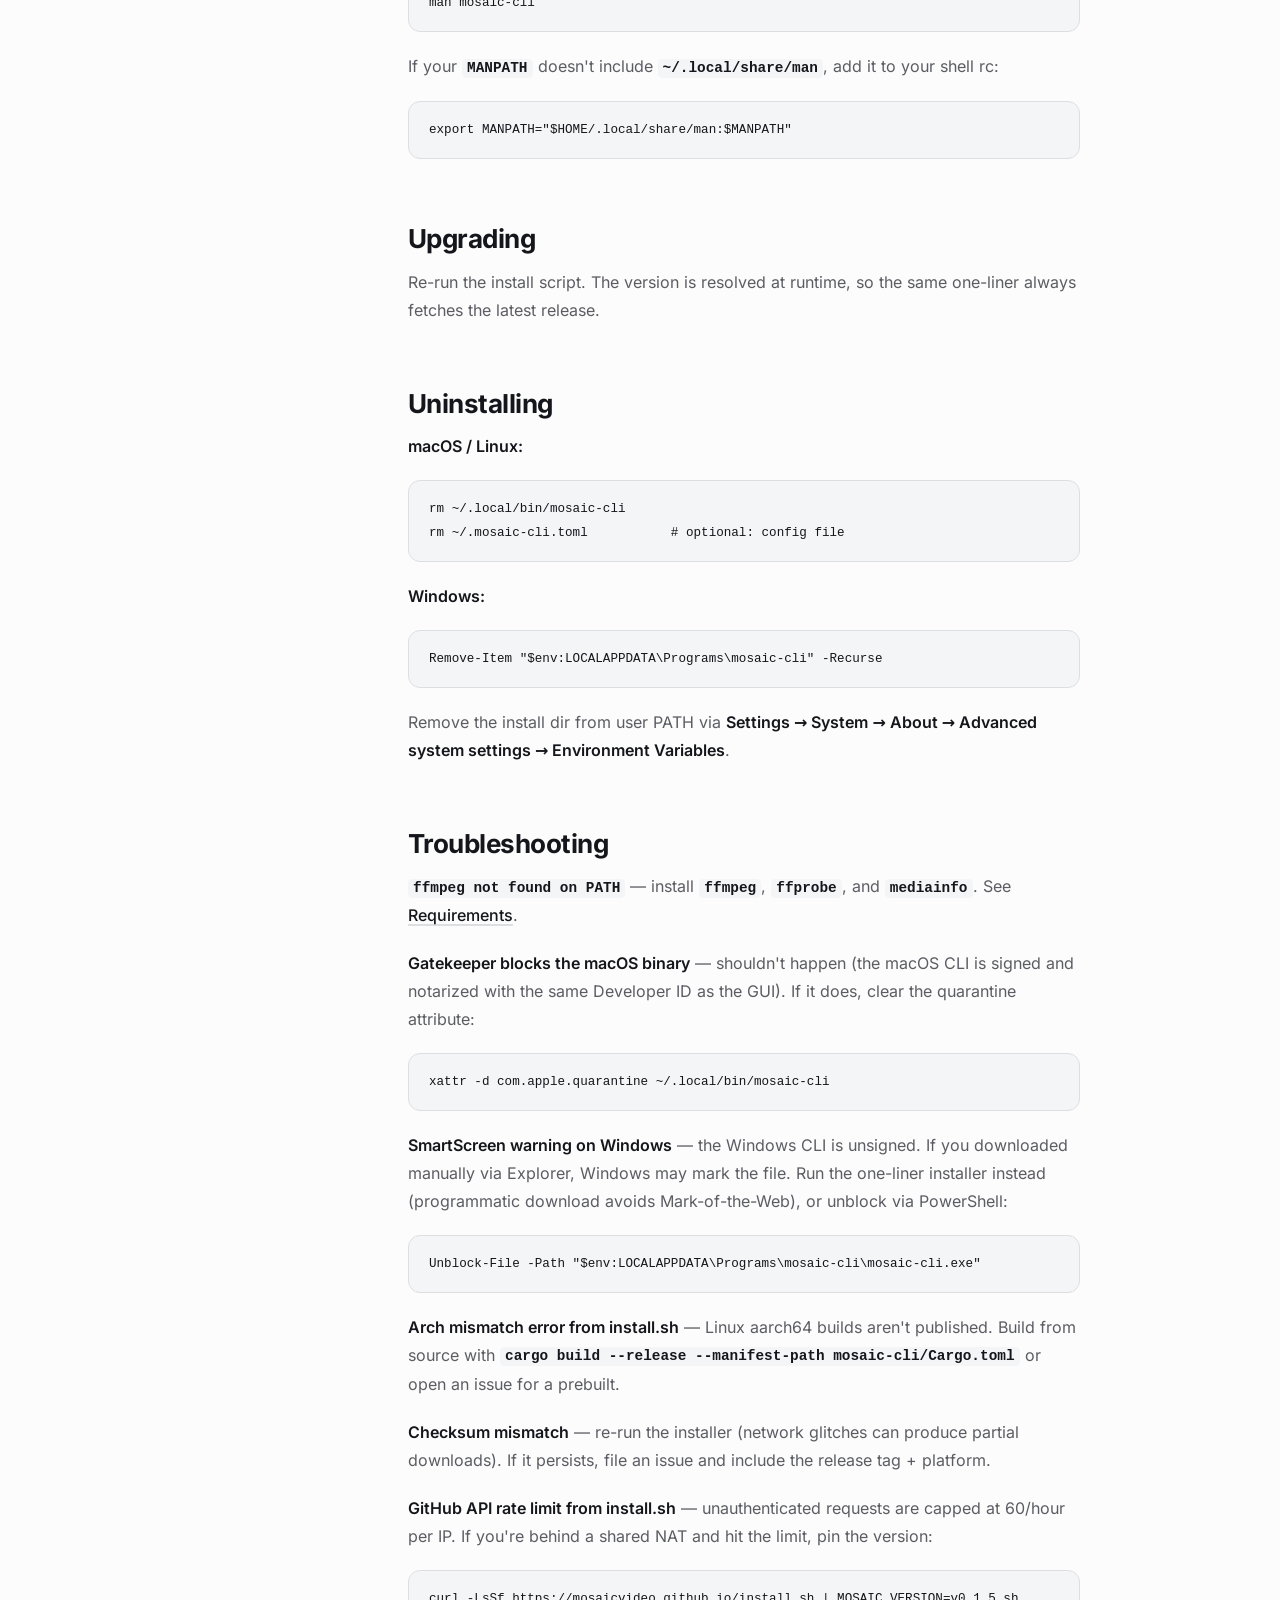
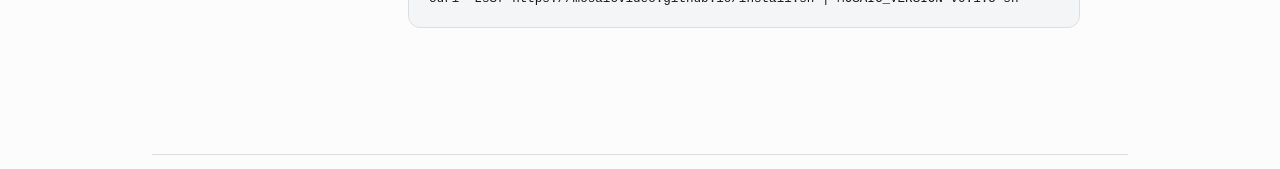
<file: cli.html>
<!doctype html>
<html lang="en">
<head>
  <meta charset="utf-8">
  <meta name="viewport" content="width=device-width, initial-scale=1">
  <title>mosaic-cli — Video Contact Sheets from the Command Line</title>
  <meta name="description" content="Install and use mosaic-cli: contact sheets, screenshots, animated previews and probes from your terminal. One-liner install for macOS, Linux and Windows.">
  <link rel="canonical" href="https://mosaicvideo.github.io/cli.html">
  <meta name="theme-color" content="#fcfcfd" media="(prefers-color-scheme: light)">
  <meta name="theme-color" content="#18181c" media="(prefers-color-scheme: dark)">

  <meta property="og:type" content="article">
  <meta property="og:site_name" content="Mosaic">
  <meta property="og:url" content="https://mosaicvideo.github.io/cli.html">
  <meta property="og:title" content="mosaic-cli — Video Contact Sheets from the Command Line">
  <meta property="og:description" content="Install and use mosaic-cli: contact sheets, screenshots, animated previews and probes from your terminal. One-liner install for macOS, Linux and Windows.">
  <meta property="og:image" content="https://mosaicvideo.github.io/assets/og-image.png">
  <meta property="og:image:width" content="1200">
  <meta property="og:image:height" content="630">
  <meta property="og:image:alt" content="Mosaic — batch video thumbnailer for macOS, Windows and Linux">

  <meta name="twitter:card" content="summary_large_image">
  <meta name="twitter:title" content="mosaic-cli — Video Contact Sheets from the Command Line">
  <meta name="twitter:description" content="Install and use mosaic-cli: contact sheets, screenshots, animated previews and probes from your terminal. One-liner install for macOS, Linux and Windows.">
  <meta name="twitter:image" content="https://mosaicvideo.github.io/assets/og-image.png">
  <meta name="twitter:image:alt" content="Mosaic — batch video thumbnailer for macOS, Windows and Linux">
  <link rel="icon" type="image/png" href="assets/favicon.png">
  <link rel="preload" href="assets/fonts/inter.woff2" as="font" type="font/woff2" crossorigin>
  <link rel="stylesheet" href="assets/site.css">
  <script>
    (function () {
      var classes = document.documentElement.classList;
      classes.add('js');
      try {
        var appearance = localStorage.getItem('appearance');
        if (appearance === 'light' || appearance === 'dark') classes.add(appearance);
      } catch (error) {}
    })();
  </script>
<script type="application/ld+json">
{
  "@context": "https://schema.org",
  "@type": "SoftwareApplication",
  "name": "mosaic-cli",
  "description": "Command-line interface for Mosaic. Generates video contact sheets, screenshots, animated preview reels and animated contact sheets from a terminal, for batch jobs, headless servers and CI.",
  "url": "https://mosaicvideo.github.io/cli.html",
  "applicationCategory": "DeveloperApplication",
  "operatingSystem": "macOS, Windows, Linux",
  "softwareVersion": "0.1.6",
  "downloadUrl": "https://github.com/mosaicvideo/mosaic/releases/latest",
  "softwareRequirements": "Requires ffmpeg, ffprobe and MediaInfo CLI installed and available on PATH.",
  "license": "https://opensource.org/licenses/MIT",
  "isAccessibleForFree": true,
  "offers": {
    "@type": "Offer",
    "price": "0",
    "priceCurrency": "USD"
  },
  "isPartOf": {
    "@type": "SoftwareApplication",
    "name": "Mosaic",
    "url": "https://mosaicvideo.github.io/"
  },
  "author": {
    "@type": "Organization",
    "name": "Mosaic",
    "url": "https://mosaicvideo.github.io/",
    "sameAs": [
      "https://github.com/mosaicvideo/mosaic"
    ]
  },
  "sameAs": [
    "https://github.com/mosaicvideo/mosaic"
  ]
}
</script>
<script type="application/ld+json">
{
  "@context": "https://schema.org",
  "@type": "BreadcrumbList",
  "itemListElement": [
    {
      "@type": "ListItem",
      "position": 1,
      "name": "Mosaic",
      "item": "https://mosaicvideo.github.io/"
    },
    {
      "@type": "ListItem",
      "position": 2,
      "name": "CLI",
      "item": "https://mosaicvideo.github.io/cli.html"
    }
  ]
}
</script>
</head>
<body>
<a href="#content" class="skip">Skip to content</a>

<div class="container">
  <header class="header">
    <a href="./" class="brand">
      <img src="assets/icon.png" alt="" width="32" height="32">
      Mosaic
    </a>
    <nav class="nav" aria-label="Main">
      <a href="guide.html">Guide</a>
      <a href="cli.html" aria-current="page">CLI</a>
      <a class="wide-only" href="https://github.com/mosaicvideo/mosaic">GitHub</a>
    </nav>
    <div class="theme-switch" role="group" aria-label="Theme" data-theme-switch data-needs-js>
      <button type="button" data-appearance="light" aria-pressed="false" title="Light theme">
        <svg viewBox="0 0 24 24" fill="none" stroke="currentColor" stroke-width="2" stroke-linecap="round" stroke-linejoin="round" aria-hidden="true"><circle cx="12" cy="12" r="4"/><path d="M12 2v2M12 20v2M4.93 4.93l1.41 1.41M17.66 17.66l1.41 1.41M2 12h2M20 12h2M6.34 17.66l-1.41 1.41M19.07 4.93l-1.41 1.41"/></svg>
        <span class="skip">Light theme</span>
      </button>
      <button type="button" data-appearance="dark" aria-pressed="false" title="Dark theme">
        <svg viewBox="0 0 24 24" fill="none" stroke="currentColor" stroke-width="2" stroke-linecap="round" stroke-linejoin="round" aria-hidden="true"><path d="M20.985 12.486a9 9 0 1 1-9.473-9.472c.405-.022.617.46.402.803a6 6 0 0 0 8.268 8.268c.344-.215.825-.004.803.401"/></svg>
        <span class="skip">Dark theme</span>
      </button>
      <button type="button" data-appearance="system" aria-pressed="true" title="System theme">
        <svg viewBox="0 0 24 24" fill="none" stroke="currentColor" stroke-width="2" stroke-linecap="round" stroke-linejoin="round" aria-hidden="true"><rect width="20" height="14" x="2" y="3" rx="2"/><path d="M8 21h8M12 17v4"/></svg>
        <span class="skip">System theme</span>
      </button>
    </div>
  </header>

  <main id="content" class="doc">
      <aside class="toc" aria-labelledby="toc-heading">
        <h2 id="toc-heading">On this page</h2>
        <ul>
          <li><a href="#install">Install</a>
            <ul>
              <li><a href="#install-unix">macOS &amp; Linux</a></li>
              <li><a href="#install-windows">Windows</a></li>
              <li><a href="#install-manual">Manual download</a></li>
              <li><a href="#install-verify">Verify checksum</a></li>
            </ul>
          </li>
          <li><a href="#requirements">Requirements</a></li>
          <li><a href="#quick-start">Quick start</a></li>
          <li><a href="#subcommands">Subcommands</a>
            <ul>
              <li><a href="#shared-options">Shared options</a></li>
              <li><a href="#sub-screenshots">screenshots</a></li>
              <li><a href="#sub-sheet">sheet</a></li>
              <li><a href="#sub-reel">reel</a></li>
              <li><a href="#sub-animated-sheet">animated-sheet</a></li>
              <li><a href="#sub-probe">probe</a></li>
              <li><a href="#sub-completions">completions</a></li>
              <li><a href="#sub-manpage">manpage</a></li>
            </ul>
          </li>
          <li><a href="#config">Config file</a></li>
          <li><a href="#completions">Shell completions</a></li>
          <li><a href="#manpage">Man page</a></li>
          <li><a href="#upgrading">Upgrading</a></li>
          <li><a href="#uninstalling">Uninstalling</a></li>
          <li><a href="#troubleshooting">Troubleshooting</a></li>
        </ul>
      </aside>

      <article class="prose">

        <h1>mosaic-cli</h1>
        <p class="lede">Every Mosaic pipeline from the terminal — scripts, CI jobs, headless servers. Same ffmpeg pipelines as the desktop app, no UI.</p>

        <pre><code>mosaic-cli sheet movie.mkv</code></pre>

        <h2 id="install">Install</h2>

        <h3 id="install-unix">macOS &amp; Linux</h3>
        <pre><code>curl -LsSf https://mosaicvideo.github.io/install.sh | sh</code></pre>
        <p>Installs to <code>~/.local/bin</code> by default. Override with <code>MOSAIC_INSTALL_DIR</code>:</p>
        <pre><code>curl -LsSf https://mosaicvideo.github.io/install.sh | MOSAIC_INSTALL_DIR=/usr/local/bin sh</code></pre>

        <h3 id="install-windows">Windows (PowerShell)</h3>
        <pre><code>irm https://mosaicvideo.github.io/install.ps1 | iex</code></pre>
        <p>Installs to <code>%LOCALAPPDATA%\Programs\mosaic-cli</code> and adds it to user PATH. Restart your terminal afterward.</p>

        <h3 id="install-manual">Manual download</h3>
        <p>If you'd rather avoid the one-liner, grab a binary directly from the latest release:</p>
        <div class="dl-list">
          <a id="cli-btn-macos" href="https://github.com/mosaicvideo/mosaic/releases/latest"><span class="dl-name">macOS, Apple Silicon and Intel</span><span class="dl-size"></span></a>
          <a id="cli-btn-win-x64" href="https://github.com/mosaicvideo/mosaic/releases/latest"><span class="dl-name">Windows x64</span><span class="dl-size"></span></a>
          <a id="cli-btn-win-arm" href="https://github.com/mosaicvideo/mosaic/releases/latest"><span class="dl-name">Windows Arm</span><span class="dl-size"></span></a>
          <a id="cli-btn-linux" href="https://github.com/mosaicvideo/mosaic/releases/latest"><span class="dl-name">Linux x64</span><span class="dl-size"></span></a>
        </div>
        <p>On macOS/Linux, make executable and move onto PATH:</p>
        <pre><code>chmod +x mosaic-cli-*
mv mosaic-cli-* ~/.local/bin/mosaic-cli</code></pre>

        <h3 id="install-verify">Verify checksum</h3>
        <p>Each release ships a <code>SHA256SUMS</code> file covering every CLI artifact. To verify:</p>
        <pre><code>curl -LO https://github.com/mosaicvideo/mosaic/releases/latest/download/SHA256SUMS
grep " mosaic-cli-macos-universal$" SHA256SUMS | shasum -a 256 -c -</code></pre>
        <p>Expected output: <code>mosaic-cli-macos-universal: OK</code>. The one-liner install scripts do this automatically.</p>

        <h2 id="requirements">Requirements</h2>
        <p><code>mosaic-cli</code> shells out to <code>ffmpeg</code>, <code>ffprobe</code>, and <code>mediainfo</code> — all three must be on your <code>PATH</code>. The macOS build of <code>ffmpeg</code> from Homebrew's default bottle is missing the <code>drawtext</code> filter and the <code>libwebp</code> encoder; install <code>ffmpeg-full</code> instead.</p>
        <p>See <a href="guide.html#requirements">the GUI guide's Requirements section</a> for per-platform install commands.</p>

        <h2 id="quick-start">Quick start</h2>
        <pre><code># One still contact sheet
mosaic-cli sheet movie.mkv

# 12 screenshots into a specific folder
mosaic-cli screenshots --count 12 -o shots/ movie.mkv

# Animated preview reel: 10 clips at 2 seconds each
mosaic-cli reel --count 10 --clip-length 2 movie.mkv

# Animated contact sheet, 4×3 grid
mosaic-cli animated-sheet --cols 4 --rows 3 movie.mkv</code></pre>
        <p>Inputs can be files or directories. Directories are scanned recursively by default; pass <code>--no-recursive</code> to stay shallow. Stdout is paths-only so output pipes cleanly into <code>xargs</code>; progress and summaries go to stderr.</p>

        <h2 id="subcommands">Subcommands</h2>

        <h3 id="shared-options">Options every output command takes</h3>
        <p><code>screenshots</code>, <code>sheet</code>, <code>reel</code> and <code>animated-sheet</code> all accept:</p>
        <ul>
          <li><code>-o, --output DIR</code> — output directory (default: next to each source)</li>
          <li><code>--no-recursive</code> — don't look inside subfolders when an input is a folder</li>
          <li><code>-q, --quiet</code> — hide the progress bars</li>
          <li><code>-v, --verbose</code> — print the ffmpeg arguments before each run</li>
        </ul>

        <h3 id="sub-screenshots"><code>screenshots</code></h3>
        <p>Capture individual frames from a video at evenly-spaced timestamps.</p>
        <pre><code>mosaic-cli screenshots [OPTIONS] &lt;INPUTS&gt;...</code></pre>
        <p>Common flags:</p>
        <ul>
          <li><code>--count N</code> — number of frames (default: <strong>8</strong>)</li>
          <li><code>--format png|jpeg</code> — output format (default: <strong>png</strong>)</li>
          <li><code>--quality N</code> — JPEG quality 50–100 (default: <strong>92</strong>)</li>
          <li><code>--suffix S</code> — filename infix between stem and index (default: <strong><code>_screens_</code></strong>)</li>
        </ul>
        <pre><code>mosaic-cli screenshots --count 20 --format jpeg --quality 90 -o shots/ movie.mkv</code></pre>

        <h3 id="sub-sheet"><code>sheet</code></h3>
        <p>Generate a still contact sheet — a grid of thumbnails with an optional metadata header.</p>
        <pre><code>mosaic-cli sheet [OPTIONS] &lt;INPUTS&gt;...</code></pre>
        <p>Common flags:</p>
        <ul>
          <li><code>--cols N</code> — columns (default: <strong>3</strong>)</li>
          <li><code>--rows N</code> — rows (default: <strong>6</strong>)</li>
          <li><code>--width PX</code> — total sheet width (default: <strong>1920</strong>)</li>
          <li><code>--gap PX</code> — thumbnail spacing (default: <strong>10</strong>)</li>
          <li><code>--thumb-font PT</code> — timestamp text size (default: <strong>18</strong>)</li>
          <li><code>--header-font PT</code> — header text size (default: <strong>20</strong>)</li>
          <li><code>--format png|jpeg</code> — output format (default: <strong>png</strong>)</li>
          <li><code>--quality N</code> — JPEG quality 50–100 (default: <strong>92</strong>)</li>
          <li><code>--theme dark|light</code> — color theme (default: <strong>dark</strong>)</li>
          <li><code>--no-timestamps</code> / <code>--timestamps</code> — toggle per-thumbnail timestamp overlay</li>
          <li><code>--no-header</code> / <code>--header</code> — toggle the metadata header band</li>
          <li><code>--header-title</code> / <code>--no-header-title</code> — header's first line shows the title embedded in the file instead of the filename (default: filename)</li>
          <li><code>--suffix S</code> — filename infix (default: <strong><code>_sheet</code></strong>)</li>
        </ul>
        <pre><code>mosaic-cli sheet --cols 4 --rows 5 --width 2400 --theme light movie.mkv</code></pre>

        <h3 id="sub-reel"><code>reel</code></h3>
        <p>Stitch short clips into a single animated preview reel (WebP/WebM/GIF).</p>
        <pre><code>mosaic-cli reel [OPTIONS] &lt;INPUTS&gt;...</code></pre>
        <p>Common flags:</p>
        <ul>
          <li><code>--count N</code> — number of clips (default: <strong>15</strong>)</li>
          <li><code>--clip-length SECS</code> — seconds per clip (default: <strong>2</strong>)</li>
          <li><code>--height PX</code> — output height; width follows aspect ratio (default: <strong>360</strong>)</li>
          <li><code>--fps N</code> — frame rate, capped at source fps (default: <strong>24</strong>)</li>
          <li><code>--format webp|webm|gif</code> — output container (default: <strong>webp</strong>)</li>
          <li><code>--quality N</code> — encoder quality 0–100 (default: <strong>75</strong>; ignored for GIF)</li>
          <li><code>--suffix S</code> — filename infix (default: <strong><code>_reel</code></strong>)</li>
        </ul>
        <pre><code>mosaic-cli reel --count 8 --clip-length 3 --format gif movie.mkv</code></pre>

        <h3 id="sub-animated-sheet"><code>animated-sheet</code></h3>
        <p>Grid of animated clips — a contact sheet where every cell is a short looping WebP. Output is always WebP.</p>
        <pre><code>mosaic-cli animated-sheet [OPTIONS] &lt;INPUTS&gt;...</code></pre>
        <p>Common flags:</p>
        <ul>
          <li><code>--cols N</code> — columns (default: <strong>3</strong>)</li>
          <li><code>--rows N</code> — rows (default: <strong>6</strong>)</li>
          <li><code>--width PX</code> — total sheet width (default: <strong>1280</strong>)</li>
          <li><code>--gap PX</code> — thumbnail spacing (default: <strong>8</strong>)</li>
          <li><code>--clip-length SECS</code> — seconds per animated cell (default: <strong>2</strong>)</li>
          <li><code>--fps N</code> — animated frame rate (default: <strong>12</strong>)</li>
          <li><code>--quality N</code> — WebP encoder quality 0–100 (default: <strong>75</strong>)</li>
          <li><code>--thumb-font PT</code> — timestamp text size (default: <strong>14</strong>)</li>
          <li><code>--header-font PT</code> — header text size (default: <strong>18</strong>)</li>
          <li><code>--no-timestamps</code> / <code>--timestamps</code> — toggle per-thumbnail timestamp overlay</li>
          <li><code>--no-header</code> / <code>--header</code> — toggle the metadata header band</li>
          <li><code>--header-title</code> / <code>--no-header-title</code> — header's first line shows the title embedded in the file instead of the filename (default: filename)</li>
          <li><code>--theme dark|light</code> — color theme (default: <strong>dark</strong>)</li>
          <li><code>--suffix S</code> — filename infix (default: <strong><code>_animated_sheet</code></strong>)</li>
        </ul>

        <h3 id="sub-probe"><code>probe</code></h3>
        <p>Print the parsed ffprobe result as JSON, including <code>duration_source</code>: where the length came from (<code>container</code>, <code>stream</code>, <code>mediainfo</code> or <code>frame_count</code>). With <code>--mediainfo</code>, wraps both ffprobe and raw MediaInfo output in an envelope.</p>
        <pre><code>mosaic-cli probe [--mediainfo] &lt;INPUT&gt;</code></pre>
        <pre><code>mosaic-cli probe movie.mkv | jq .duration_secs
mosaic-cli probe --mediainfo movie.mkv | jq .ffprobe.video.color_transfer</code></pre>

        <h3 id="sub-completions"><code>completions</code></h3>
        <p>Emit a shell-completion script to stdout.</p>
        <pre><code>mosaic-cli completions &lt;bash|zsh|fish|powershell|elvish&gt;</code></pre>
        <p>See <a href="#completions">Shell completions</a> for setup instructions per shell.</p>

        <h3 id="sub-manpage"><code>manpage</code></h3>
        <p>Emit a roff-formatted man page to stdout.</p>
        <pre><code>mosaic-cli manpage</code></pre>
        <p>See <a href="#manpage">Man page</a> for install instructions.</p>

        <h2 id="config">Config file</h2>
        <p>On first run, <code>mosaic-cli</code> creates <code>~/.mosaic-cli.toml</code> with every option commented out. Uncomment any key to change its default. The full precedence is:</p>
        <ol>
          <li>Command-line flags (highest)</li>
          <li>Config file at <code>$MOSAIC_CLI_CONFIG</code> (if set) or <code>~/.mosaic-cli.toml</code></li>
          <li>Built-in defaults shown in each subcommand above</li>
        </ol>
        <p>Example config:</p>
        <pre><code>[sheet]
cols = 4
rows = 6
theme = "light"
suffix = "_thumbs"

[reel]
count = 12
clip_length_secs = 3
format = "gif"</code></pre>
        <p class="note">Note: the config key for reel/animated-sheet clip duration is <code>clip_length_secs</code> (TOML convention, unit explicit), while the CLI flag is <code>--clip-length</code>. The difference is intentional.</p>

        <h2 id="completions">Shell completions</h2>

        <p><strong>zsh:</strong></p>
        <pre><code>mkdir -p ~/.zfunc
mosaic-cli completions zsh &gt; ~/.zfunc/_mosaic-cli</code></pre>
        <p>Ensure these lines are in <code>~/.zshrc</code> before <code>compinit</code>:</p>
        <pre><code>fpath=(~/.zfunc $fpath)
autoload -Uz compinit &amp;&amp; compinit</code></pre>

        <p><strong>bash:</strong></p>
        <pre><code>mkdir -p ~/.local/share/bash-completion/completions
mosaic-cli completions bash &gt; ~/.local/share/bash-completion/completions/mosaic-cli</code></pre>

        <p><strong>fish:</strong></p>
        <pre><code>mkdir -p ~/.config/fish/completions
mosaic-cli completions fish &gt; ~/.config/fish/completions/mosaic-cli.fish</code></pre>

        <p><strong>PowerShell:</strong></p>
        <pre><code># temporarily (current session only):
mosaic-cli completions powershell | Out-String | Invoke-Expression

# persistently (append to your profile):
mosaic-cli completions powershell | Out-String | Add-Content $PROFILE</code></pre>

        <h2 id="manpage">Man page</h2>
        <pre><code>mkdir -p ~/.local/share/man/man1
mosaic-cli manpage &gt; ~/.local/share/man/man1/mosaic-cli.1
man mosaic-cli</code></pre>
        <p>If your <code>MANPATH</code> doesn't include <code>~/.local/share/man</code>, add it to your shell rc:</p>
        <pre><code>export MANPATH="$HOME/.local/share/man:$MANPATH"</code></pre>

        <h2 id="upgrading">Upgrading</h2>
        <p>Re-run the install script. The version is resolved at runtime, so the same one-liner always fetches the latest release.</p>

        <h2 id="uninstalling">Uninstalling</h2>
        <p><strong>macOS / Linux:</strong></p>
        <pre><code>rm ~/.local/bin/mosaic-cli
rm ~/.mosaic-cli.toml           # optional: config file</code></pre>
        <p><strong>Windows:</strong></p>
        <pre><code>Remove-Item "$env:LOCALAPPDATA\Programs\mosaic-cli" -Recurse</code></pre>
        <p>Remove the install dir from user PATH via <strong>Settings → System → About → Advanced system settings → Environment Variables</strong>.</p>

        <h2 id="troubleshooting">Troubleshooting</h2>

        <p><strong><code>ffmpeg not found on PATH</code></strong> — install <code>ffmpeg</code>, <code>ffprobe</code>, and <code>mediainfo</code>. See <a href="guide.html#requirements">Requirements</a>.</p>

        <p><strong>Gatekeeper blocks the macOS binary</strong> — shouldn't happen (the macOS CLI is signed and notarized with the same Developer ID as the GUI). If it does, clear the quarantine attribute:</p>
        <pre><code>xattr -d com.apple.quarantine ~/.local/bin/mosaic-cli</code></pre>

        <p><strong>SmartScreen warning on Windows</strong> — the Windows CLI is unsigned. If you downloaded manually via Explorer, Windows may mark the file. Run the one-liner installer instead (programmatic download avoids Mark-of-the-Web), or unblock via PowerShell:</p>
        <pre><code>Unblock-File -Path "$env:LOCALAPPDATA\Programs\mosaic-cli\mosaic-cli.exe"</code></pre>

        <p><strong>Arch mismatch error from install.sh</strong> — Linux aarch64 builds aren't published. Build from source with <code>cargo build --release --manifest-path mosaic-cli/Cargo.toml</code> or open an issue for a prebuilt.</p>

        <p><strong>Checksum mismatch</strong> — re-run the installer (network glitches can produce partial downloads). If it persists, file an issue and include the release tag + platform.</p>

        <p><strong>GitHub API rate limit from install.sh</strong> — unauthenticated requests are capped at 60/hour per IP. If you're behind a shared NAT and hit the limit, pin the version:</p>
        <pre><code>curl -LsSf https://mosaicvideo.github.io/install.sh | MOSAIC_VERSION=v0.1.5 sh</code></pre>

      </article>
  </main>

  <footer class="footer">
    <span>Mosaic is open source under the MIT license. It needs <a class="link" href="guide.html#requirements">ffmpeg and MediaInfo</a> installed.</span>
    <ul>
      <li><a href="https://github.com/mosaicvideo/mosaic">GitHub</a></li>
      <li><a href="https://github.com/mosaicvideo/mosaic/issues">Issues</a></li>
      <li><a href="https://github.com/mosaicvideo/mosaic/blob/main/CHANGELOG.md">Changelog</a></li>
    </ul>
  </footer>
</div>

<script src="assets/theme.js" defer></script>
<script src="assets/download.js" defer></script>
</body>
</html>
</file>
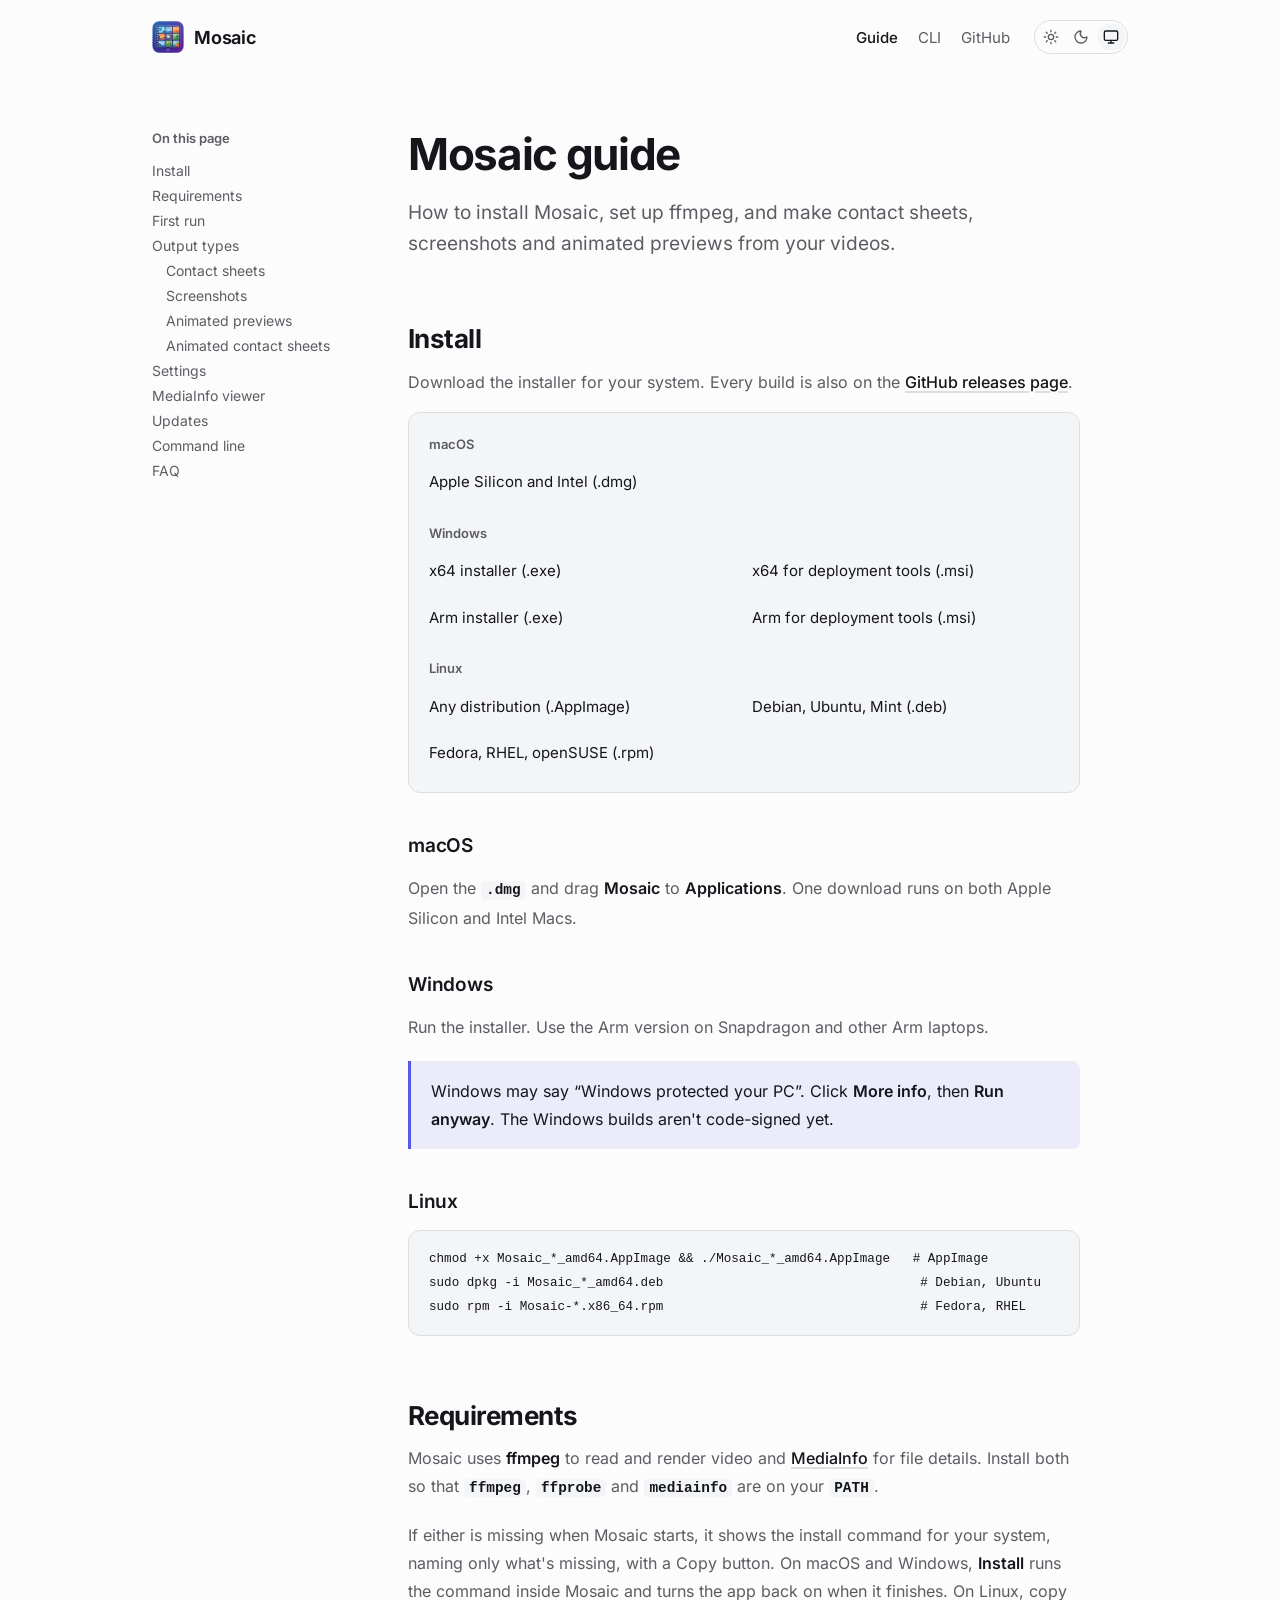
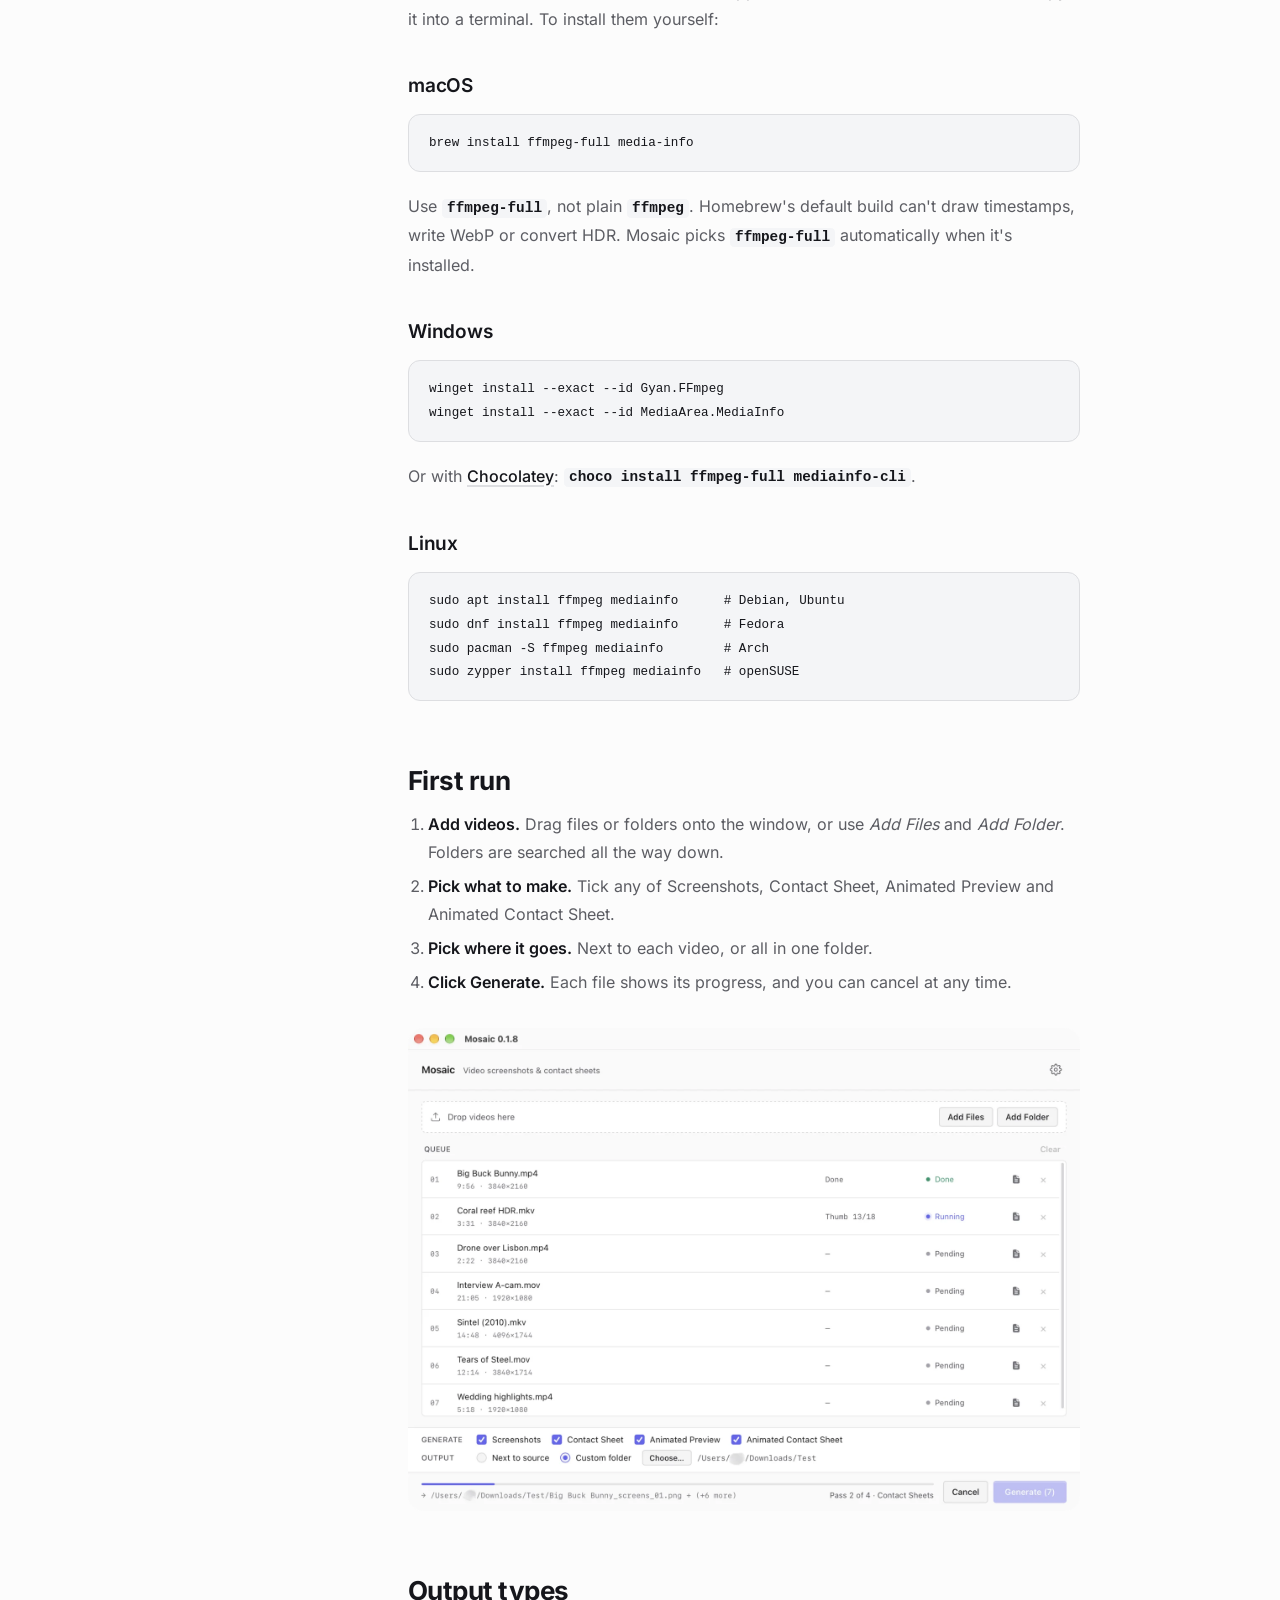
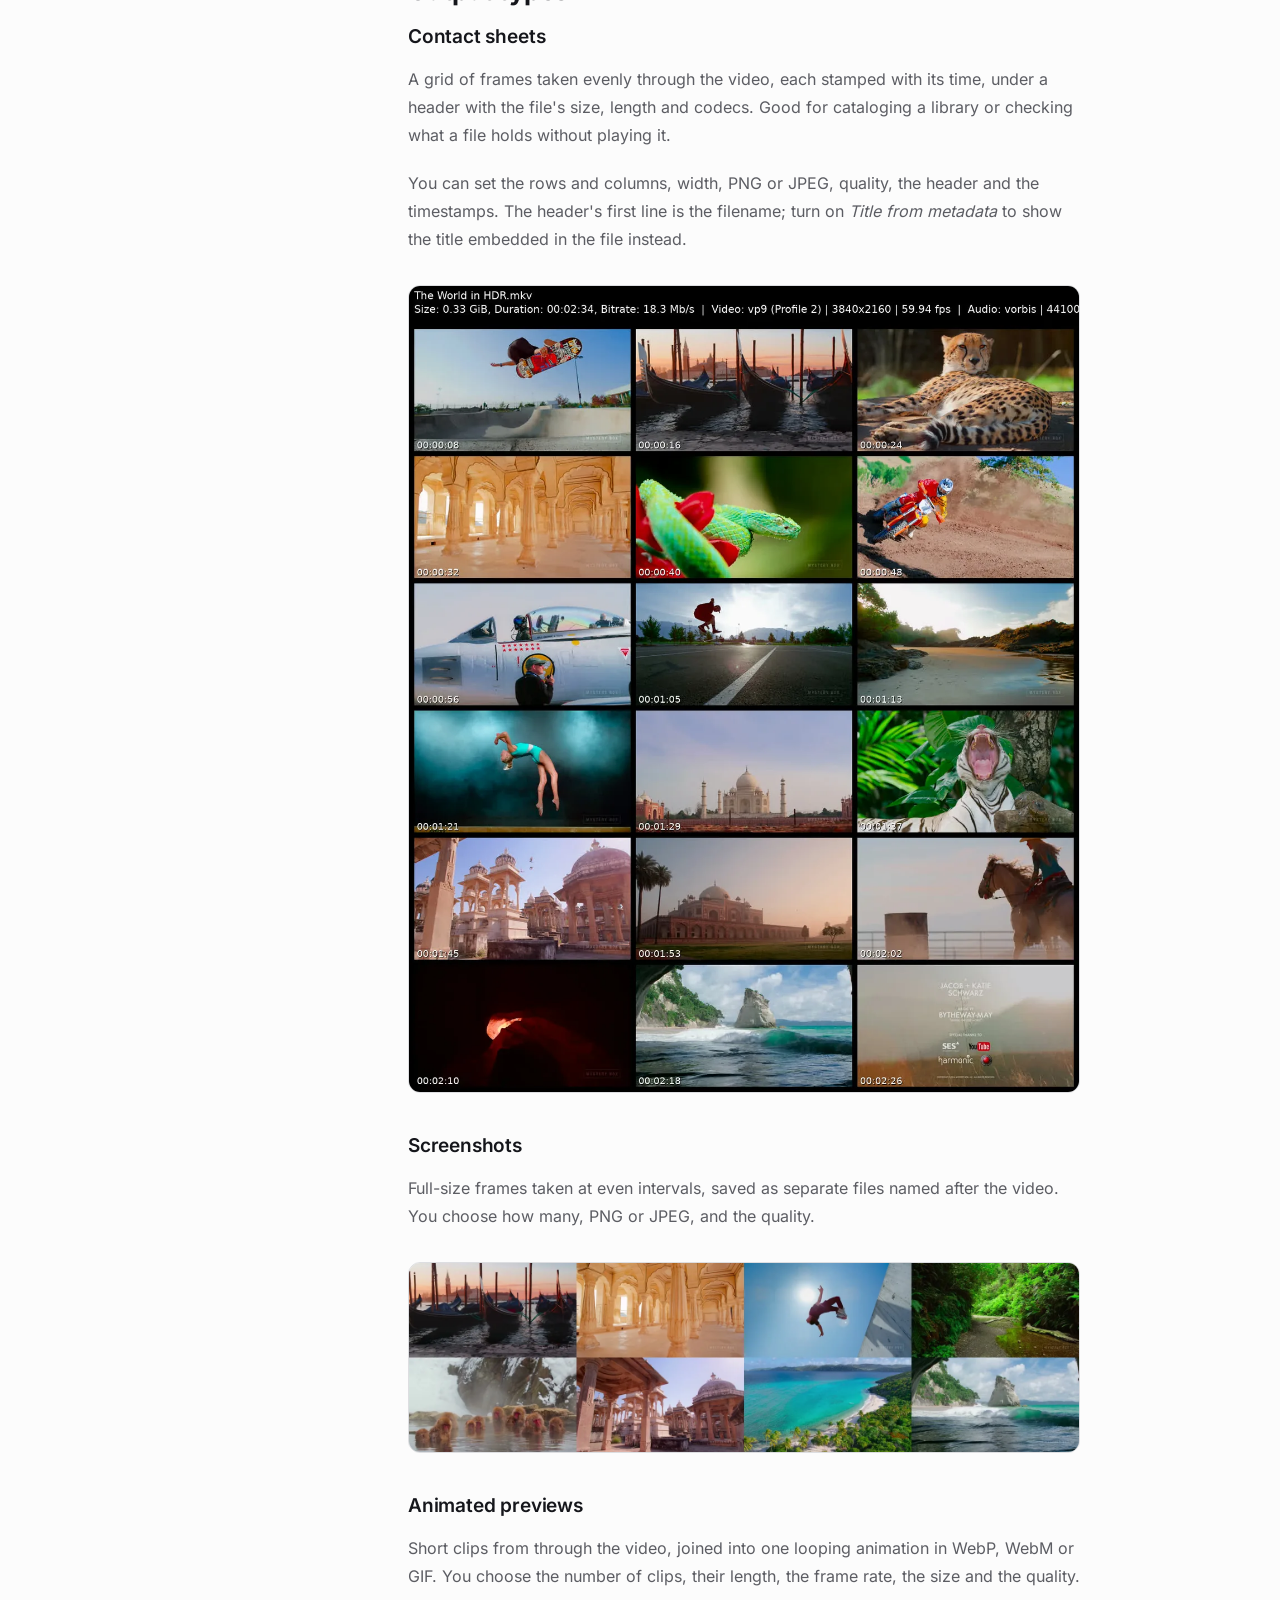
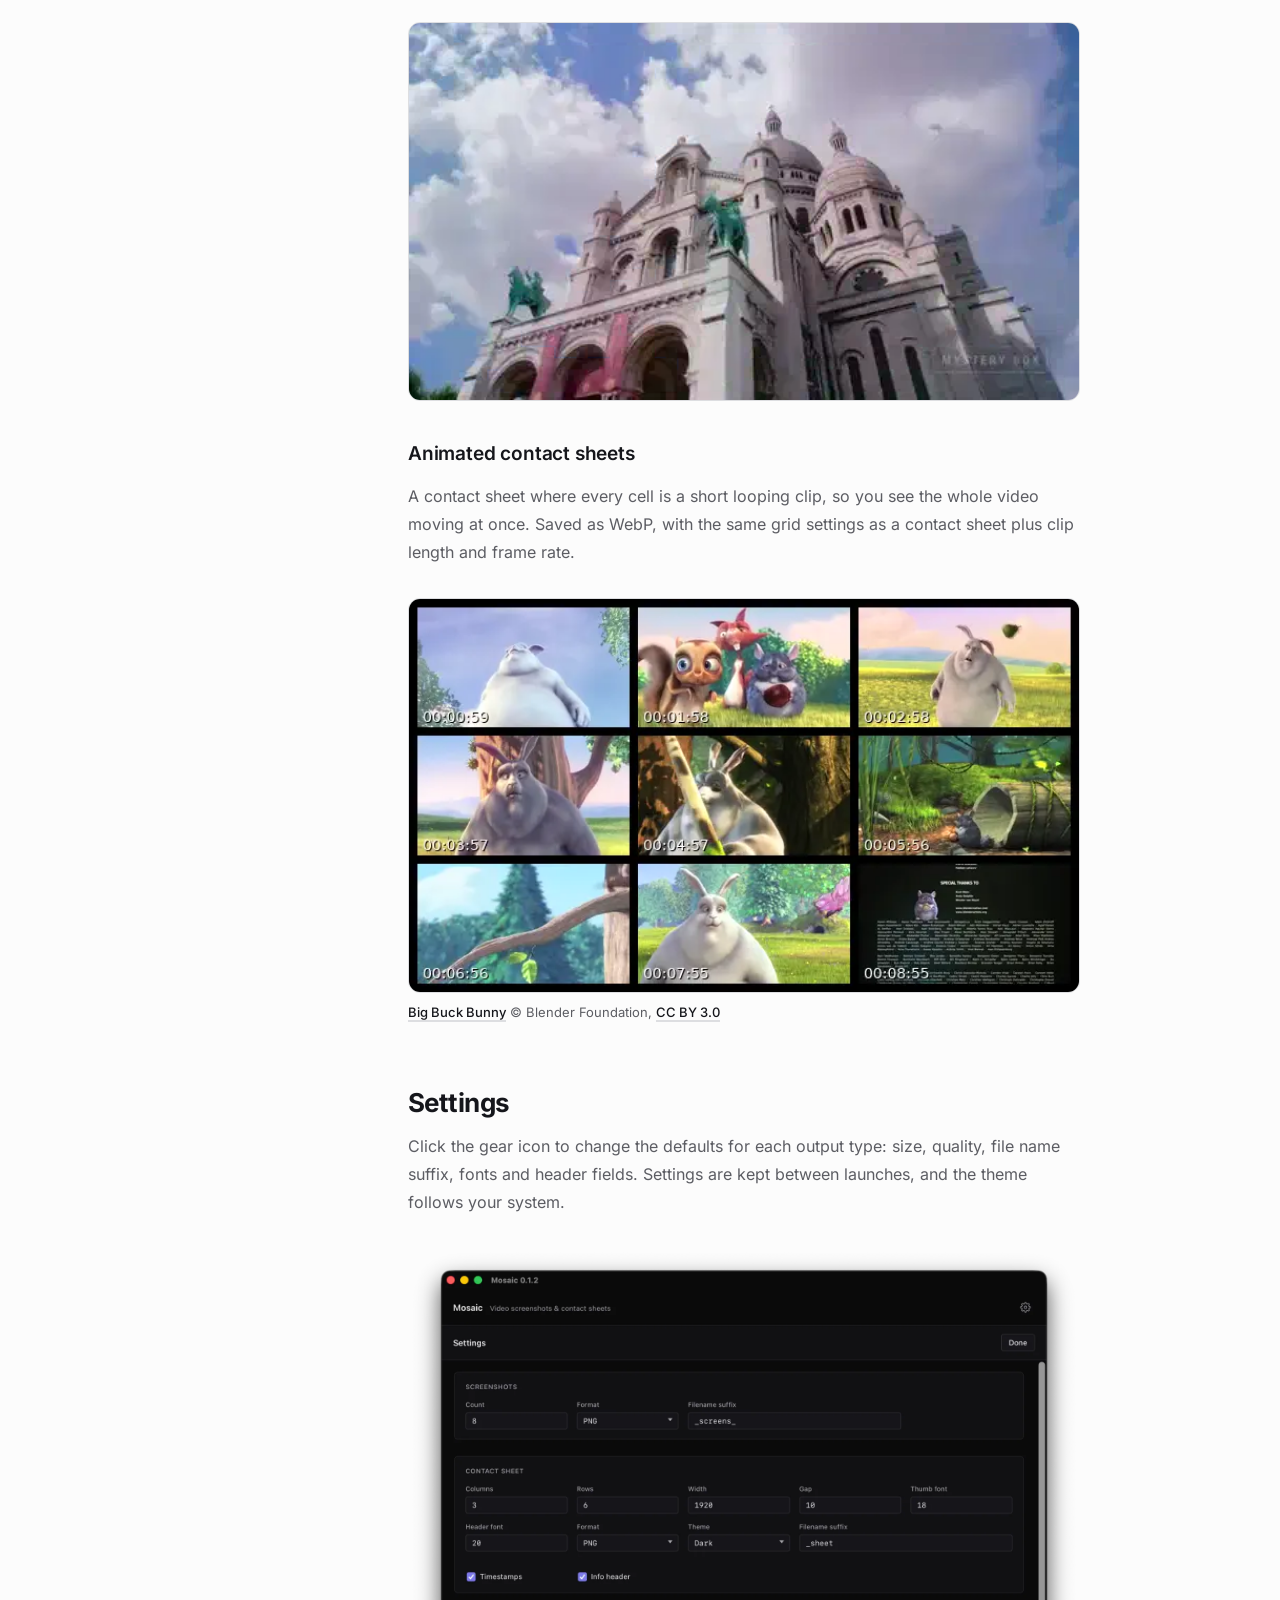
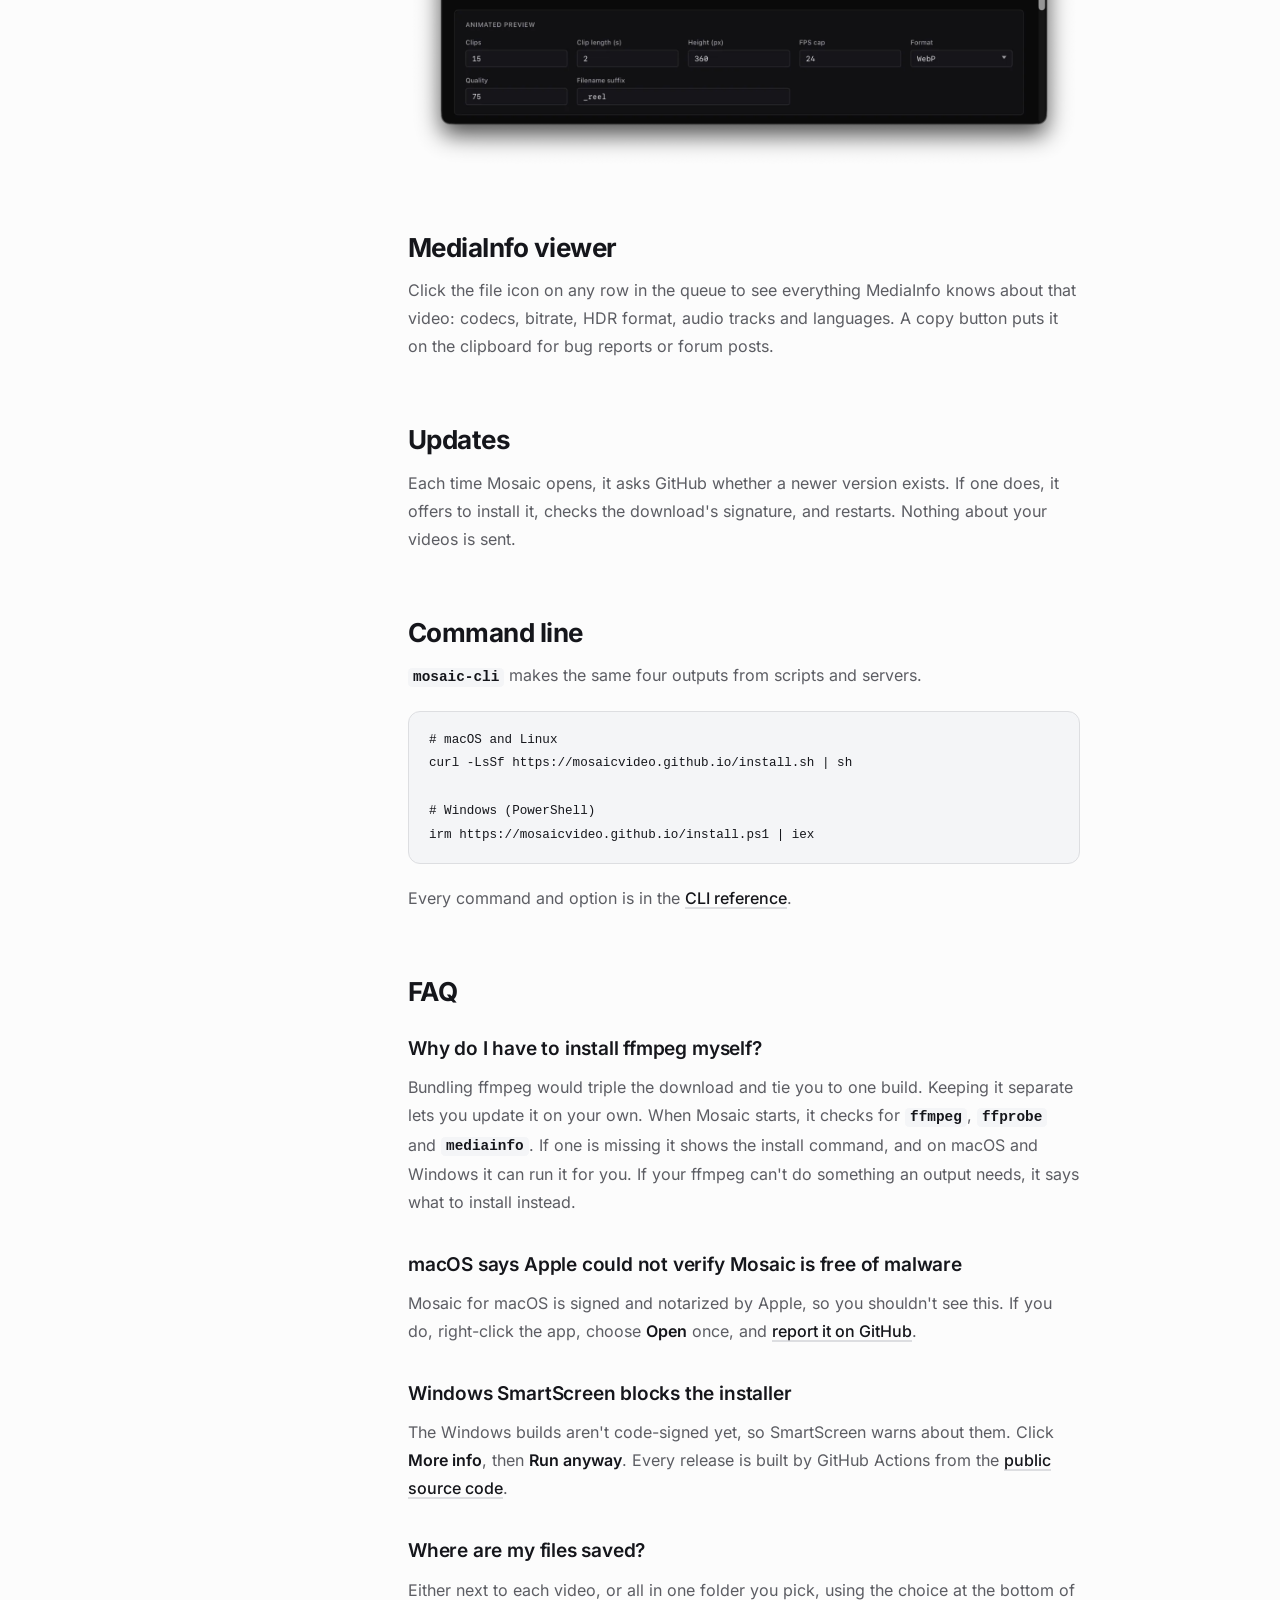
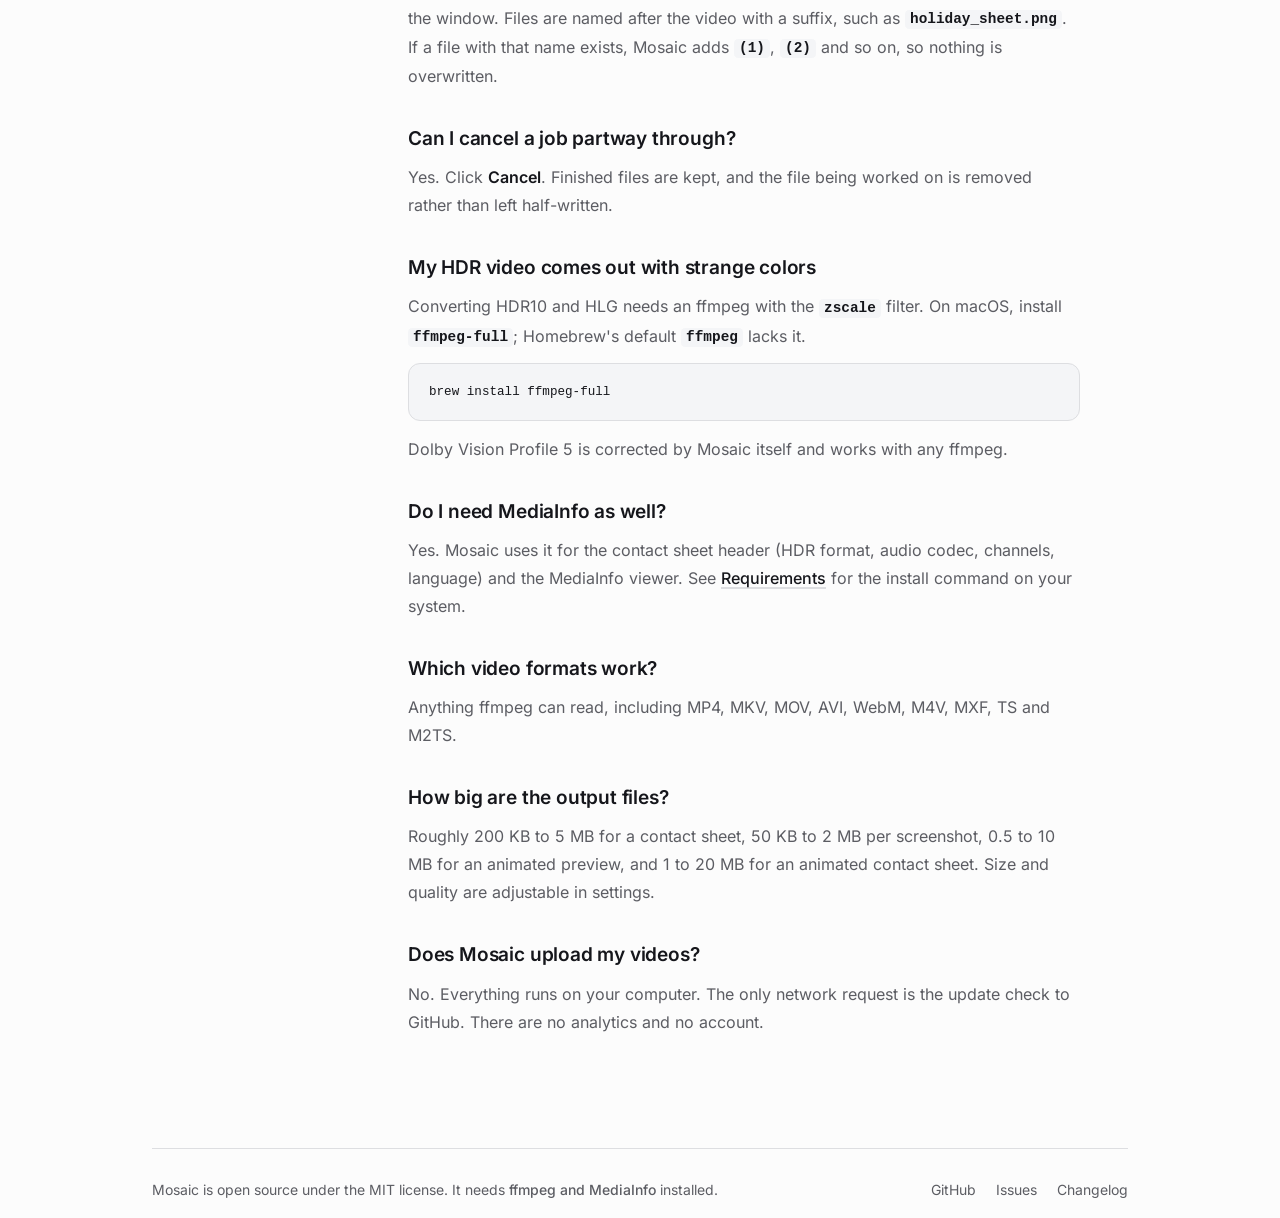
<file: guide.html>
<!doctype html>
<html lang="en">
<head>
  <meta charset="utf-8">
  <meta name="viewport" content="width=device-width, initial-scale=1">
  <title>Mosaic Guide &amp; FAQ — Install, ffmpeg Setup, Output Types</title>
  <meta name="description" content="How to install Mosaic, set up ffmpeg and MediaInfo, and use each output type. Answers on code signing, auto-update and supported video formats.">
  <link rel="canonical" href="https://mosaicvideo.github.io/guide.html">
  <meta name="theme-color" content="#fcfcfd" media="(prefers-color-scheme: light)">
  <meta name="theme-color" content="#18181c" media="(prefers-color-scheme: dark)">

  <meta property="og:type" content="article">
  <meta property="og:site_name" content="Mosaic">
  <meta property="og:url" content="https://mosaicvideo.github.io/guide.html">
  <meta property="og:title" content="Mosaic Guide &amp; FAQ — Install, ffmpeg Setup, Output Types">
  <meta property="og:description" content="How to install Mosaic, set up ffmpeg and MediaInfo, and use each output type. Answers on code signing, auto-update and supported video formats.">
  <meta property="og:image" content="https://mosaicvideo.github.io/assets/og-image.png">
  <meta property="og:image:width" content="1200">
  <meta property="og:image:height" content="630">
  <meta property="og:image:alt" content="Mosaic — batch video thumbnailer for macOS, Windows and Linux">

  <meta name="twitter:card" content="summary_large_image">
  <meta name="twitter:title" content="Mosaic Guide &amp; FAQ — Install, ffmpeg Setup, Output Types">
  <meta name="twitter:description" content="How to install Mosaic, set up ffmpeg and MediaInfo, and use each output type. Answers on code signing, auto-update and supported video formats.">
  <meta name="twitter:image" content="https://mosaicvideo.github.io/assets/og-image.png">
  <meta name="twitter:image:alt" content="Mosaic — batch video thumbnailer for macOS, Windows and Linux">
  <link rel="icon" type="image/png" href="assets/favicon.png">
  <link rel="preload" href="assets/fonts/inter.woff2" as="font" type="font/woff2" crossorigin>
  <link rel="stylesheet" href="assets/site.css">
  <script>
    (function () {
      var classes = document.documentElement.classList;
      classes.add('js');
      try {
        var appearance = localStorage.getItem('appearance');
        if (appearance === 'light' || appearance === 'dark') classes.add(appearance);
      } catch (error) {}
    })();
  </script>
<script type="application/ld+json">
{
  "@context": "https://schema.org",
  "@type": "FAQPage",
  "url": "https://mosaicvideo.github.io/guide.html",
  "mainEntity": [
    {
      "@type": "Question",
      "name": "Why do I have to install ffmpeg myself?",
      "acceptedAnswer": {
        "@type": "Answer",
        "text": "Bundling ffmpeg would triple the download and tie you to one build. Keeping it separate lets you update it on your own. When Mosaic starts, it checks for ffmpeg, ffprobe and mediainfo. If one is missing it shows the install command, and on macOS and Windows it can run it for you. If your ffmpeg can't do something an output needs, it says what to install instead."
      }
    },
    {
      "@type": "Question",
      "name": "macOS says Apple could not verify Mosaic is free of malware",
      "acceptedAnswer": {
        "@type": "Answer",
        "text": "Mosaic for macOS is signed and notarized by Apple, so you shouldn't see this. If you do, right-click the app, choose Open once, and report it on GitHub."
      }
    },
    {
      "@type": "Question",
      "name": "Windows SmartScreen blocks the installer",
      "acceptedAnswer": {
        "@type": "Answer",
        "text": "The Windows builds aren't code-signed yet, so SmartScreen warns about them. Click More info, then Run anyway. Every release is built by GitHub Actions from the public source code."
      }
    },
    {
      "@type": "Question",
      "name": "Where are my files saved?",
      "acceptedAnswer": {
        "@type": "Answer",
        "text": "Either next to each video, or all in one folder you pick, using the choice at the bottom of the window. Files are named after the video with a suffix, such as holiday_sheet.png. If a file with that name exists, Mosaic adds (1), (2) and so on, so nothing is overwritten."
      }
    },
    {
      "@type": "Question",
      "name": "Can I cancel a job partway through?",
      "acceptedAnswer": {
        "@type": "Answer",
        "text": "Yes. Click Cancel. Finished files are kept, and the file being worked on is removed rather than left half-written."
      }
    },
    {
      "@type": "Question",
      "name": "My HDR video comes out with strange colors",
      "acceptedAnswer": {
        "@type": "Answer",
        "text": "Converting HDR10 and HLG needs an ffmpeg with the zscale filter. On macOS, install ffmpeg-full ; Homebrew's default ffmpeg lacks it. brew install ffmpeg-full Dolby Vision Profile 5 is corrected by Mosaic itself and works with any ffmpeg."
      }
    },
    {
      "@type": "Question",
      "name": "Do I need MediaInfo as well?",
      "acceptedAnswer": {
        "@type": "Answer",
        "text": "Yes. Mosaic uses it for the contact sheet header (HDR format, audio codec, channels, language) and the MediaInfo viewer. See Requirements for the install command on your system."
      }
    },
    {
      "@type": "Question",
      "name": "Which video formats work?",
      "acceptedAnswer": {
        "@type": "Answer",
        "text": "Anything ffmpeg can read, including MP4, MKV, MOV, AVI, WebM, M4V, MXF, TS and M2TS."
      }
    },
    {
      "@type": "Question",
      "name": "How big are the output files?",
      "acceptedAnswer": {
        "@type": "Answer",
        "text": "Roughly 200 KB to 5 MB for a contact sheet, 50 KB to 2 MB per screenshot, 0.5 to 10 MB for an animated preview, and 1 to 20 MB for an animated contact sheet. Size and quality are adjustable in settings."
      }
    },
    {
      "@type": "Question",
      "name": "Does Mosaic upload my videos?",
      "acceptedAnswer": {
        "@type": "Answer",
        "text": "No. Everything runs on your computer. The only network request is the update check to GitHub. There are no analytics and no account."
      }
    }
  ]
}
</script>
<script type="application/ld+json">
{
  "@context": "https://schema.org",
  "@type": "BreadcrumbList",
  "itemListElement": [
    {
      "@type": "ListItem",
      "position": 1,
      "name": "Mosaic",
      "item": "https://mosaicvideo.github.io/"
    },
    {
      "@type": "ListItem",
      "position": 2,
      "name": "Guide & FAQ",
      "item": "https://mosaicvideo.github.io/guide.html"
    }
  ]
}
</script>
<script type="application/ld+json">
{
  "@context": "https://schema.org",
  "@type": "TechArticle",
  "headline": "Mosaic manual — install, output types and FAQ",
  "url": "https://mosaicvideo.github.io/guide.html",
  "about": {
    "@type": "SoftwareApplication",
    "name": "Mosaic"
  },
  "publisher": {
    "@type": "Organization",
    "name": "Mosaic",
    "url": "https://mosaicvideo.github.io/",
    "sameAs": [
      "https://github.com/mosaicvideo/mosaic"
    ]
  }
}
</script>
</head>
<body>
<a href="#content" class="skip">Skip to content</a>

<div class="container">
  <header class="header">
    <a href="./" class="brand">
      <img src="assets/icon.png" alt="" width="32" height="32">
      Mosaic
    </a>
    <nav class="nav" aria-label="Main">
      <a href="guide.html" aria-current="page">Guide</a>
      <a href="cli.html">CLI</a>
      <a class="wide-only" href="https://github.com/mosaicvideo/mosaic">GitHub</a>
    </nav>
    <div class="theme-switch" role="group" aria-label="Theme" data-theme-switch data-needs-js>
      <button type="button" data-appearance="light" aria-pressed="false" title="Light theme">
        <svg viewBox="0 0 24 24" fill="none" stroke="currentColor" stroke-width="2" stroke-linecap="round" stroke-linejoin="round" aria-hidden="true"><circle cx="12" cy="12" r="4"/><path d="M12 2v2M12 20v2M4.93 4.93l1.41 1.41M17.66 17.66l1.41 1.41M2 12h2M20 12h2M6.34 17.66l-1.41 1.41M19.07 4.93l-1.41 1.41"/></svg>
        <span class="skip">Light theme</span>
      </button>
      <button type="button" data-appearance="dark" aria-pressed="false" title="Dark theme">
        <svg viewBox="0 0 24 24" fill="none" stroke="currentColor" stroke-width="2" stroke-linecap="round" stroke-linejoin="round" aria-hidden="true"><path d="M20.985 12.486a9 9 0 1 1-9.473-9.472c.405-.022.617.46.402.803a6 6 0 0 0 8.268 8.268c.344-.215.825-.004.803.401"/></svg>
        <span class="skip">Dark theme</span>
      </button>
      <button type="button" data-appearance="system" aria-pressed="true" title="System theme">
        <svg viewBox="0 0 24 24" fill="none" stroke="currentColor" stroke-width="2" stroke-linecap="round" stroke-linejoin="round" aria-hidden="true"><rect width="20" height="14" x="2" y="3" rx="2"/><path d="M8 21h8M12 17v4"/></svg>
        <span class="skip">System theme</span>
      </button>
    </div>
  </header>

  <main id="content" class="doc">
      <aside class="toc" aria-labelledby="toc-heading">
        <h2 id="toc-heading">On this page</h2>
        <ul>
          <li><a href="#install">Install</a></li>
          <li><a href="#requirements">Requirements</a></li>
          <li><a href="#first-run">First run</a></li>
          <li><a href="#output-types">Output types</a>
            <ul>
              <li><a href="#contact-sheets">Contact sheets</a></li>
              <li><a href="#screenshots">Screenshots</a></li>
              <li><a href="#animated-previews">Animated previews</a></li>
              <li><a href="#animated-contact-sheets">Animated contact sheets</a></li>
            </ul>
          </li>
          <li><a href="#settings">Settings</a></li>
          <li><a href="#mediainfo">MediaInfo viewer</a></li>
          <li><a href="#auto-update">Updates</a></li>
          <li><a href="#cli">Command line</a></li>
          <li><a href="#faq">FAQ</a></li>
        </ul>
      </aside>

      <article class="prose">
        <h1>Mosaic guide</h1>
        <p class="lede">How to install Mosaic, set up ffmpeg, and make contact sheets, screenshots and animated previews from your videos.</p>

        <h2 id="install">Install</h2>
        <p>Download the installer for your system. Every build is also on the <a href="https://github.com/mosaicvideo/mosaic/releases/latest">GitHub releases page</a>.</p>

        <div class="dl-list">
          <h3>macOS</h3>
          <a id="btn-macos" data-key="macos" href="https://github.com/mosaicvideo/mosaic/releases/latest"><span class="dl-name">Apple Silicon and Intel (.dmg)</span><span class="dl-size"></span></a>
          <h3>Windows</h3>
          <a id="btn-win" data-key="win-x64" href="https://github.com/mosaicvideo/mosaic/releases/latest"><span class="dl-name">x64 installer (.exe)</span><span class="dl-size"></span></a>
          <a id="btn-win-msi" href="https://github.com/mosaicvideo/mosaic/releases/latest"><span class="dl-name">x64 for deployment tools (.msi)</span><span class="dl-size"></span></a>
          <a id="btn-win-arm" data-key="win-arm" href="https://github.com/mosaicvideo/mosaic/releases/latest"><span class="dl-name">Arm installer (.exe)</span><span class="dl-size"></span></a>
          <a id="btn-win-arm-msi" href="https://github.com/mosaicvideo/mosaic/releases/latest"><span class="dl-name">Arm for deployment tools (.msi)</span><span class="dl-size"></span></a>
          <h3>Linux</h3>
          <a id="btn-linux" data-key="linux" href="https://github.com/mosaicvideo/mosaic/releases/latest"><span class="dl-name">Any distribution (.AppImage)</span><span class="dl-size"></span></a>
          <a id="btn-linux-deb" href="https://github.com/mosaicvideo/mosaic/releases/latest"><span class="dl-name">Debian, Ubuntu, Mint (.deb)</span><span class="dl-size"></span></a>
          <a id="btn-linux-rpm" href="https://github.com/mosaicvideo/mosaic/releases/latest"><span class="dl-name">Fedora, RHEL, openSUSE (.rpm)</span><span class="dl-size"></span></a>
        </div>

        <h3 id="install-macos">macOS</h3>
        <p>Open the <code>.dmg</code> and drag <strong>Mosaic</strong> to <strong>Applications</strong>. One download runs on both Apple Silicon and Intel Macs.</p>

        <h3 id="install-windows">Windows</h3>
        <p>Run the installer. Use the Arm version on Snapdragon and other Arm laptops.</p>
        <p class="note">Windows may say “Windows protected your PC”. Click <strong>More info</strong>, then <strong>Run anyway</strong>. The Windows builds aren't code-signed yet.</p>

        <h3 id="install-linux">Linux</h3>
        <pre><code>chmod +x Mosaic_*_amd64.AppImage && ./Mosaic_*_amd64.AppImage   # AppImage
sudo dpkg -i Mosaic_*_amd64.deb                                  # Debian, Ubuntu
sudo rpm -i Mosaic-*.x86_64.rpm                                  # Fedora, RHEL</code></pre>

        <h2 id="requirements">Requirements</h2>
        <p>Mosaic uses <strong>ffmpeg</strong> to read and render video and <strong><a href="https://mediaarea.net/en/MediaInfo">MediaInfo</a></strong> for file details. Install both so that <code>ffmpeg</code>, <code>ffprobe</code> and <code>mediainfo</code> are on your <code>PATH</code>.</p>
        <p>If either is missing when Mosaic starts, it shows the install command for your system, naming only what's missing, with a Copy button. On macOS and Windows, <strong>Install</strong> runs the command inside Mosaic and turns the app back on when it finishes. On Linux, copy it into a terminal. To install them yourself:</p>

        <h3 id="requirements-macos">macOS</h3>
        <pre><code>brew install ffmpeg-full media-info</code></pre>
        <p>Use <code>ffmpeg-full</code>, not plain <code>ffmpeg</code>. Homebrew's default build can't draw timestamps, write WebP or convert HDR. Mosaic picks <code>ffmpeg-full</code> automatically when it's installed.</p>

        <h3 id="requirements-windows">Windows</h3>
        <pre><code>winget install --exact --id Gyan.FFmpeg
winget install --exact --id MediaArea.MediaInfo</code></pre>
        <p>Or with <a href="https://chocolatey.org/">Chocolatey</a>: <code>choco install ffmpeg-full mediainfo-cli</code>.</p>

        <h3 id="requirements-linux">Linux</h3>
        <pre><code>sudo apt install ffmpeg mediainfo      # Debian, Ubuntu
sudo dnf install ffmpeg mediainfo      # Fedora
sudo pacman -S ffmpeg mediainfo        # Arch
sudo zypper install ffmpeg mediainfo   # openSUSE</code></pre>

        <h2 id="first-run">First run</h2>
        <ol>
          <li><strong>Add videos.</strong> Drag files or folders onto the window, or use <em>Add Files</em> and <em>Add Folder</em>. Folders are searched all the way down.</li>
          <li><strong>Pick what to make.</strong> Tick any of Screenshots, Contact Sheet, Animated Preview and Animated Contact Sheet.</li>
          <li><strong>Pick where it goes.</strong> Next to each video, or all in one folder.</li>
          <li><strong>Click Generate.</strong> Each file shows its progress, and you can cancel at any time.</li>
        </ol>
        <figure class="shot">
          <img class="light-only" src="assets/screenshots/app-light.webp" width="1600" height="1152" alt="The Mosaic window making contact sheets and screenshots for a queue of seven videos" loading="lazy" decoding="async">
          <img class="dark-only" src="assets/screenshots/app-dark.webp" width="1600" height="1152" alt="The Mosaic window making contact sheets and screenshots for a queue of seven videos" loading="lazy" decoding="async">
        </figure>

        <h2 id="output-types">Output types</h2>

        <h3 id="contact-sheets">Contact sheets</h3>
        <p>A grid of frames taken evenly through the video, each stamped with its time, under a header with the file's size, length and codecs. Good for cataloging a library or checking what a file holds without playing it.</p>
        <p>You can set the rows and columns, width, PNG or JPEG, quality, the header and the timestamps. The header's first line is the filename; turn on <em>Title from metadata</em> to show the title embedded in the file instead.</p>
        <figure>
          <img src="assets/screenshots/output-contact-sheet.webp" alt="A contact sheet: a grid of timestamped frames under a header of file details" width="1200" height="1443" loading="lazy" decoding="async">
        </figure>

        <h3 id="screenshots">Screenshots</h3>
        <p>Full-size frames taken at even intervals, saved as separate files named after the video. You choose how many, PNG or JPEG, and the quality.</p>
        <figure>
          <img src="assets/screenshots/output-screenshots.webp" alt="Four full-size screenshots taken at even intervals" width="1600" height="450" loading="lazy" decoding="async">
        </figure>

        <h3 id="animated-previews">Animated previews</h3>
        <p>Short clips from through the video, joined into one looping animation in WebP, WebM or GIF. You choose the number of clips, their length, the frame rate, the size and the quality.</p>
        <figure>
          <img src="assets/screenshots/output-animated-reel.webp" alt="An animated preview made of short clips" width="480" height="270" loading="lazy" decoding="async">
        </figure>

        <h3 id="animated-contact-sheets">Animated contact sheets</h3>
        <p>A contact sheet where every cell is a short looping clip, so you see the whole video moving at once. Saved as WebP, with the same grid settings as a contact sheet plus clip length and frame rate.</p>
        <figure>
          <img src="assets/screenshots/output-animated-sheet.webp" width="638" height="374" alt="An animated contact sheet: a three-by-three grid of looping clips from Big Buck Bunny, each stamped with its time" loading="lazy" decoding="async">
          <figcaption><a href="https://peach.blender.org/">Big Buck Bunny</a> © Blender Foundation, <a href="https://creativecommons.org/licenses/by/3.0/">CC BY 3.0</a></figcaption>
        </figure>

        <h2 id="settings">Settings</h2>
        <p>Click the gear icon to change the defaults for each output type: size, quality, file name suffix, fonts and header fields. Settings are kept between launches, and the theme follows your system.</p>
        <figure class="shot">
          <img src="assets/screenshots/settings.webp" alt="The Mosaic settings window" width="1600" height="1238" loading="lazy" decoding="async">
        </figure>

        <h2 id="mediainfo">MediaInfo viewer</h2>
        <p>Click the file icon on any row in the queue to see everything MediaInfo knows about that video: codecs, bitrate, HDR format, audio tracks and languages. A copy button puts it on the clipboard for bug reports or forum posts.</p>

        <h2 id="auto-update">Updates</h2>
        <p>Each time Mosaic opens, it asks GitHub whether a newer version exists. If one does, it offers to install it, checks the download's signature, and restarts. Nothing about your videos is sent.</p>

        <h2 id="cli">Command line</h2>
        <p><code>mosaic-cli</code> makes the same four outputs from scripts and servers.</p>
        <pre><code># macOS and Linux
curl -LsSf https://mosaicvideo.github.io/install.sh | sh

# Windows (PowerShell)
irm https://mosaicvideo.github.io/install.ps1 | iex</code></pre>
        <p>Every command and option is in the <a href="cli.html">CLI reference</a>.</p>

        <h2 id="faq">FAQ</h2>
        <div class="faq">
          <div>
            <h3>Why do I have to install ffmpeg myself?</h3>
            <p>Bundling ffmpeg would triple the download and tie you to one build. Keeping it separate lets you update it on your own. When Mosaic starts, it checks for <code>ffmpeg</code>, <code>ffprobe</code> and <code>mediainfo</code>. If one is missing it shows the install command, and on macOS and Windows it can run it for you. If your ffmpeg can't do something an output needs, it says what to install instead.</p>
          </div>
          <div>
            <h3>macOS says Apple could not verify Mosaic is free of malware</h3>
            <p>Mosaic for macOS is signed and notarized by Apple, so you shouldn't see this. If you do, right-click the app, choose <strong>Open</strong> once, and <a href="https://github.com/mosaicvideo/mosaic/issues/new">report it on GitHub</a>.</p>
          </div>
          <div>
            <h3>Windows SmartScreen blocks the installer</h3>
            <p>The Windows builds aren't code-signed yet, so SmartScreen warns about them. Click <strong>More info</strong>, then <strong>Run anyway</strong>. Every release is built by GitHub Actions from the <a href="https://github.com/mosaicvideo/mosaic">public source code</a>.</p>
          </div>
          <div>
            <h3>Where are my files saved?</h3>
            <p>Either next to each video, or all in one folder you pick, using the choice at the bottom of the window. Files are named after the video with a suffix, such as <code>holiday_sheet.png</code>. If a file with that name exists, Mosaic adds <code>(1)</code>, <code>(2)</code> and so on, so nothing is overwritten.</p>
          </div>
          <div>
            <h3>Can I cancel a job partway through?</h3>
            <p>Yes. Click <strong>Cancel</strong>. Finished files are kept, and the file being worked on is removed rather than left half-written.</p>
          </div>
          <div>
            <h3>My HDR video comes out with strange colors</h3>
            <p>Converting HDR10 and HLG needs an ffmpeg with the <code>zscale</code> filter. On macOS, install <code>ffmpeg-full</code>; Homebrew's default <code>ffmpeg</code> lacks it.</p><pre><code>brew install ffmpeg-full</code></pre><p>Dolby Vision Profile 5 is corrected by Mosaic itself and works with any ffmpeg.</p>
          </div>
          <div>
            <h3>Do I need MediaInfo as well?</h3>
            <p>Yes. Mosaic uses it for the contact sheet header (HDR format, audio codec, channels, language) and the MediaInfo viewer. See <a href="#requirements">Requirements</a> for the install command on your system.</p>
          </div>
          <div>
            <h3>Which video formats work?</h3>
            <p>Anything ffmpeg can read, including MP4, MKV, MOV, AVI, WebM, M4V, MXF, TS and M2TS.</p>
          </div>
          <div>
            <h3>How big are the output files?</h3>
            <p>Roughly 200 KB to 5 MB for a contact sheet, 50 KB to 2 MB per screenshot, 0.5 to 10 MB for an animated preview, and 1 to 20 MB for an animated contact sheet. Size and quality are adjustable in settings.</p>
          </div>
          <div>
            <h3>Does Mosaic upload my videos?</h3>
            <p>No. Everything runs on your computer. The only network request is the update check to GitHub. There are no analytics and no account.</p>
          </div>
        </div>
      </article>
  </main>

  <footer class="footer">
    <span>Mosaic is open source under the MIT license. It needs <a class="link" href="guide.html#requirements">ffmpeg and MediaInfo</a> installed.</span>
    <ul>
      <li><a href="https://github.com/mosaicvideo/mosaic">GitHub</a></li>
      <li><a href="https://github.com/mosaicvideo/mosaic/issues">Issues</a></li>
      <li><a href="https://github.com/mosaicvideo/mosaic/blob/main/CHANGELOG.md">Changelog</a></li>
    </ul>
  </footer>
</div>

<script src="assets/theme.js" defer></script>
<script src="assets/download.js" defer></script>
</body>
</html>
</file>
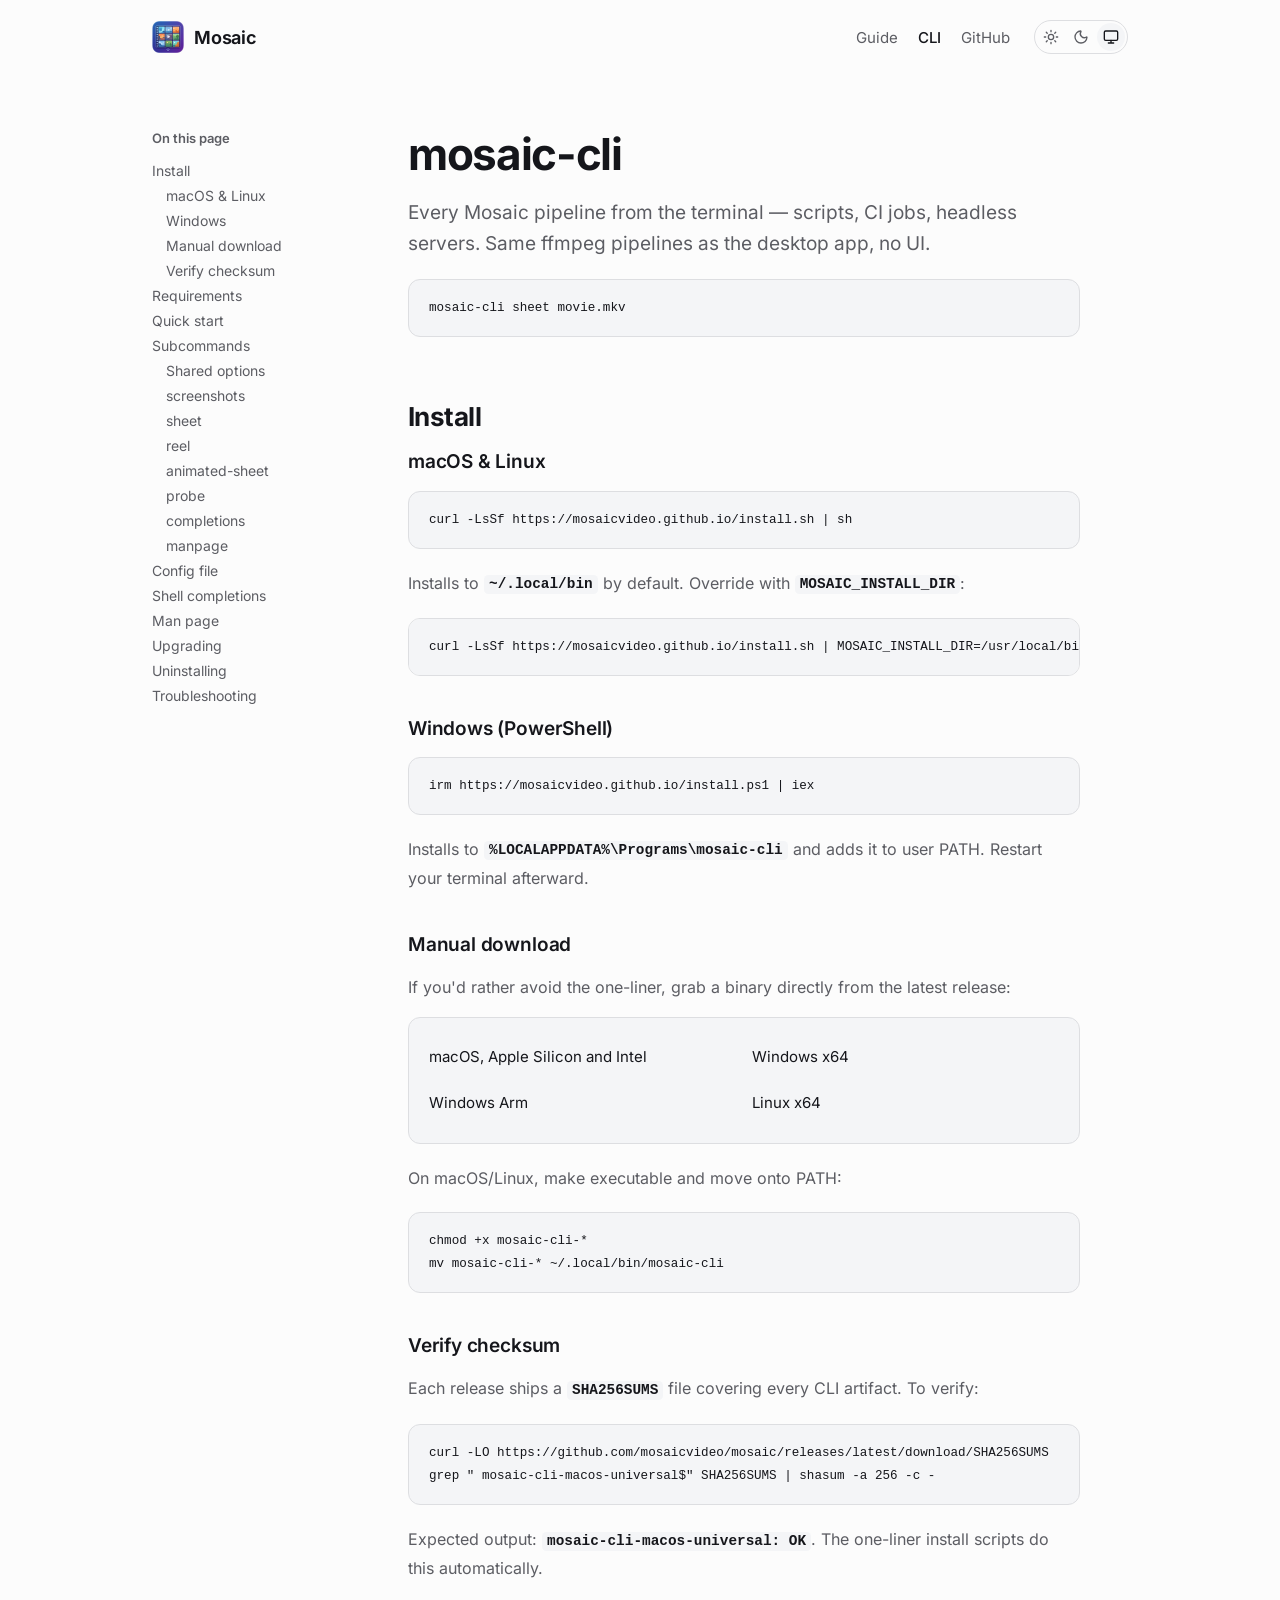
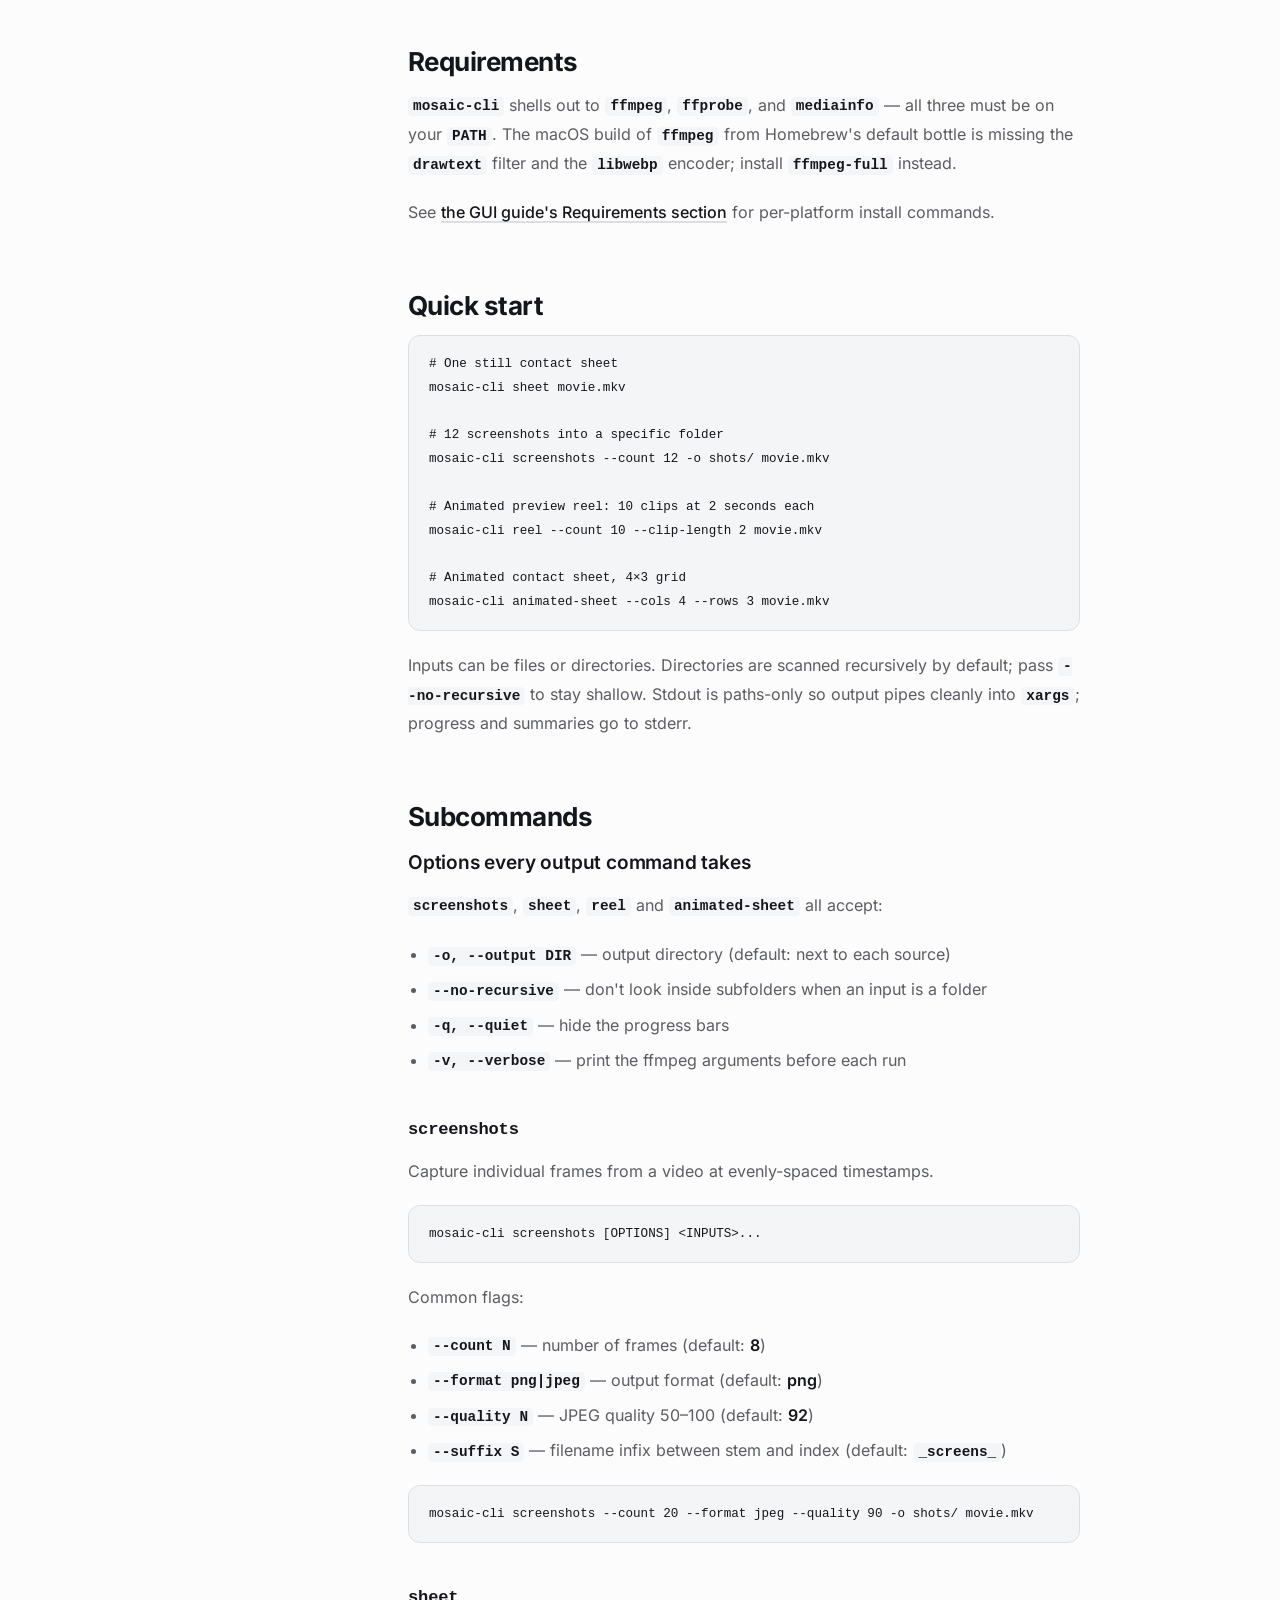
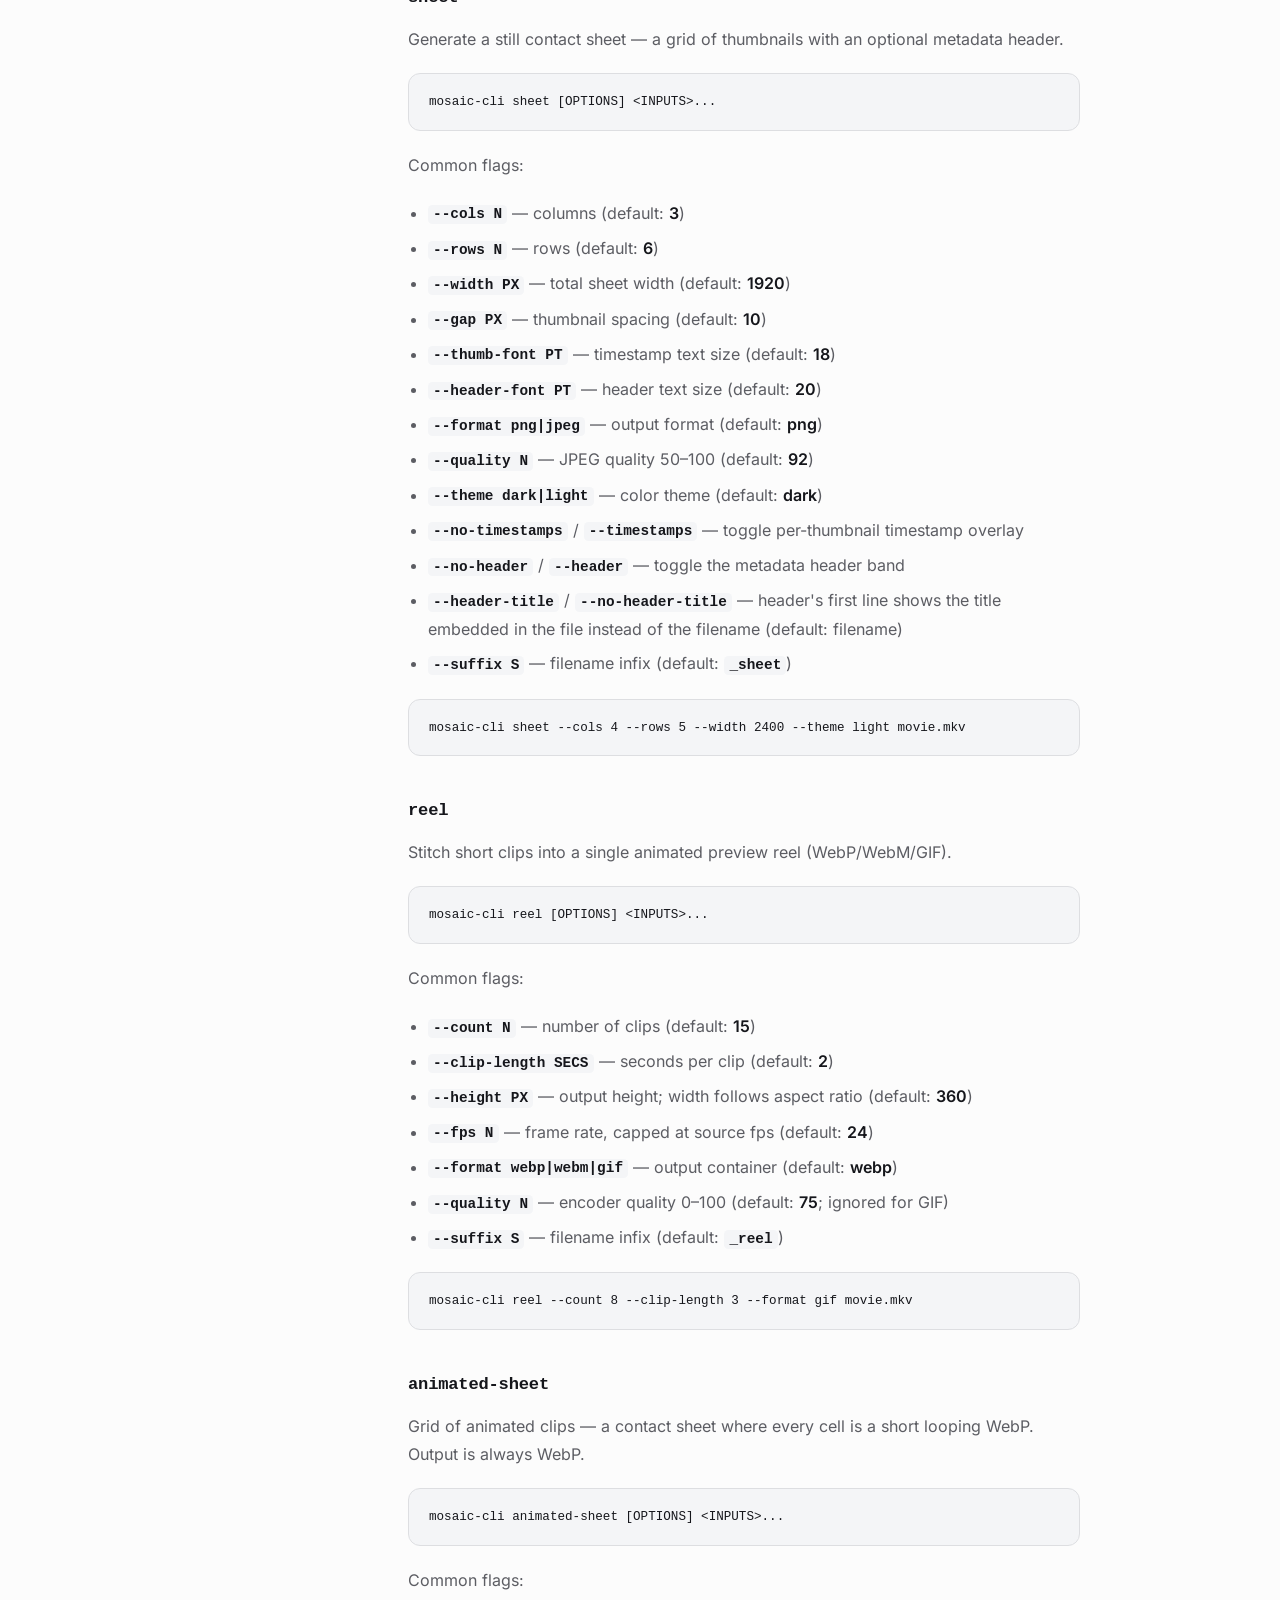
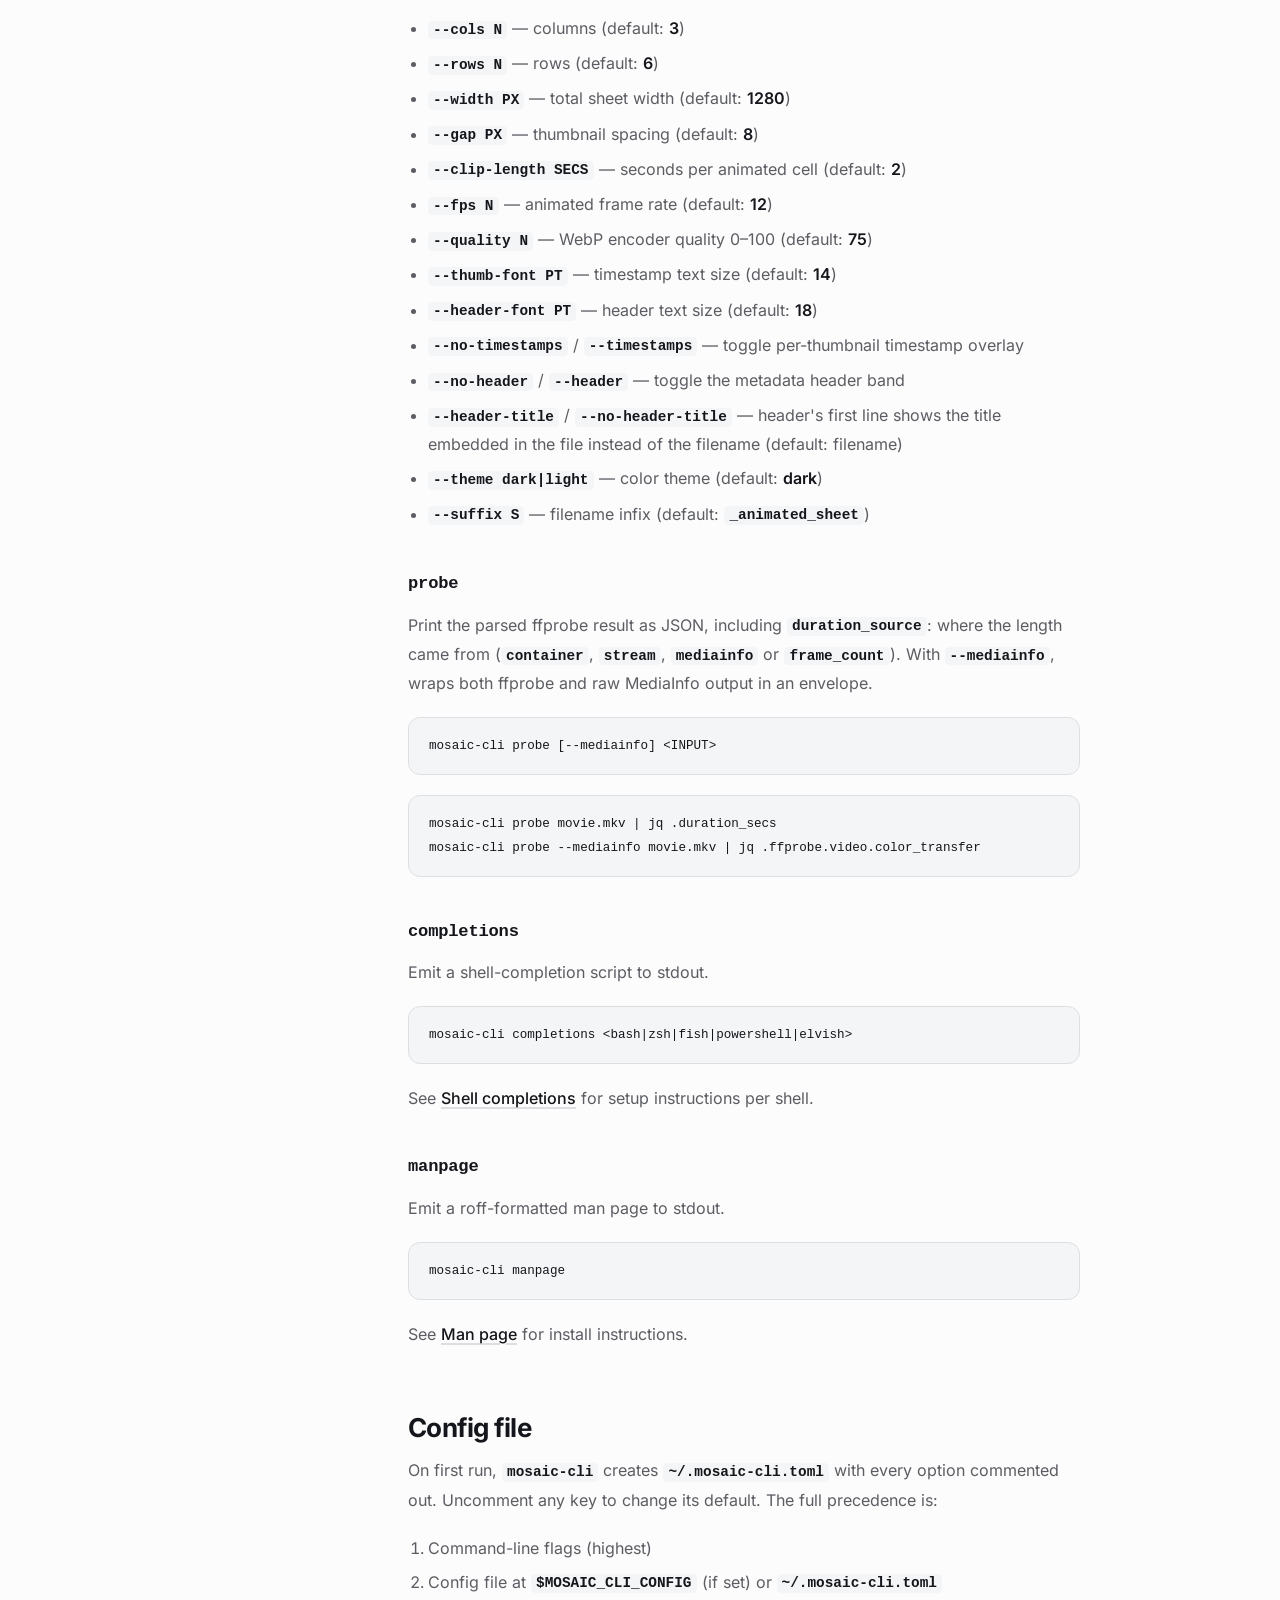
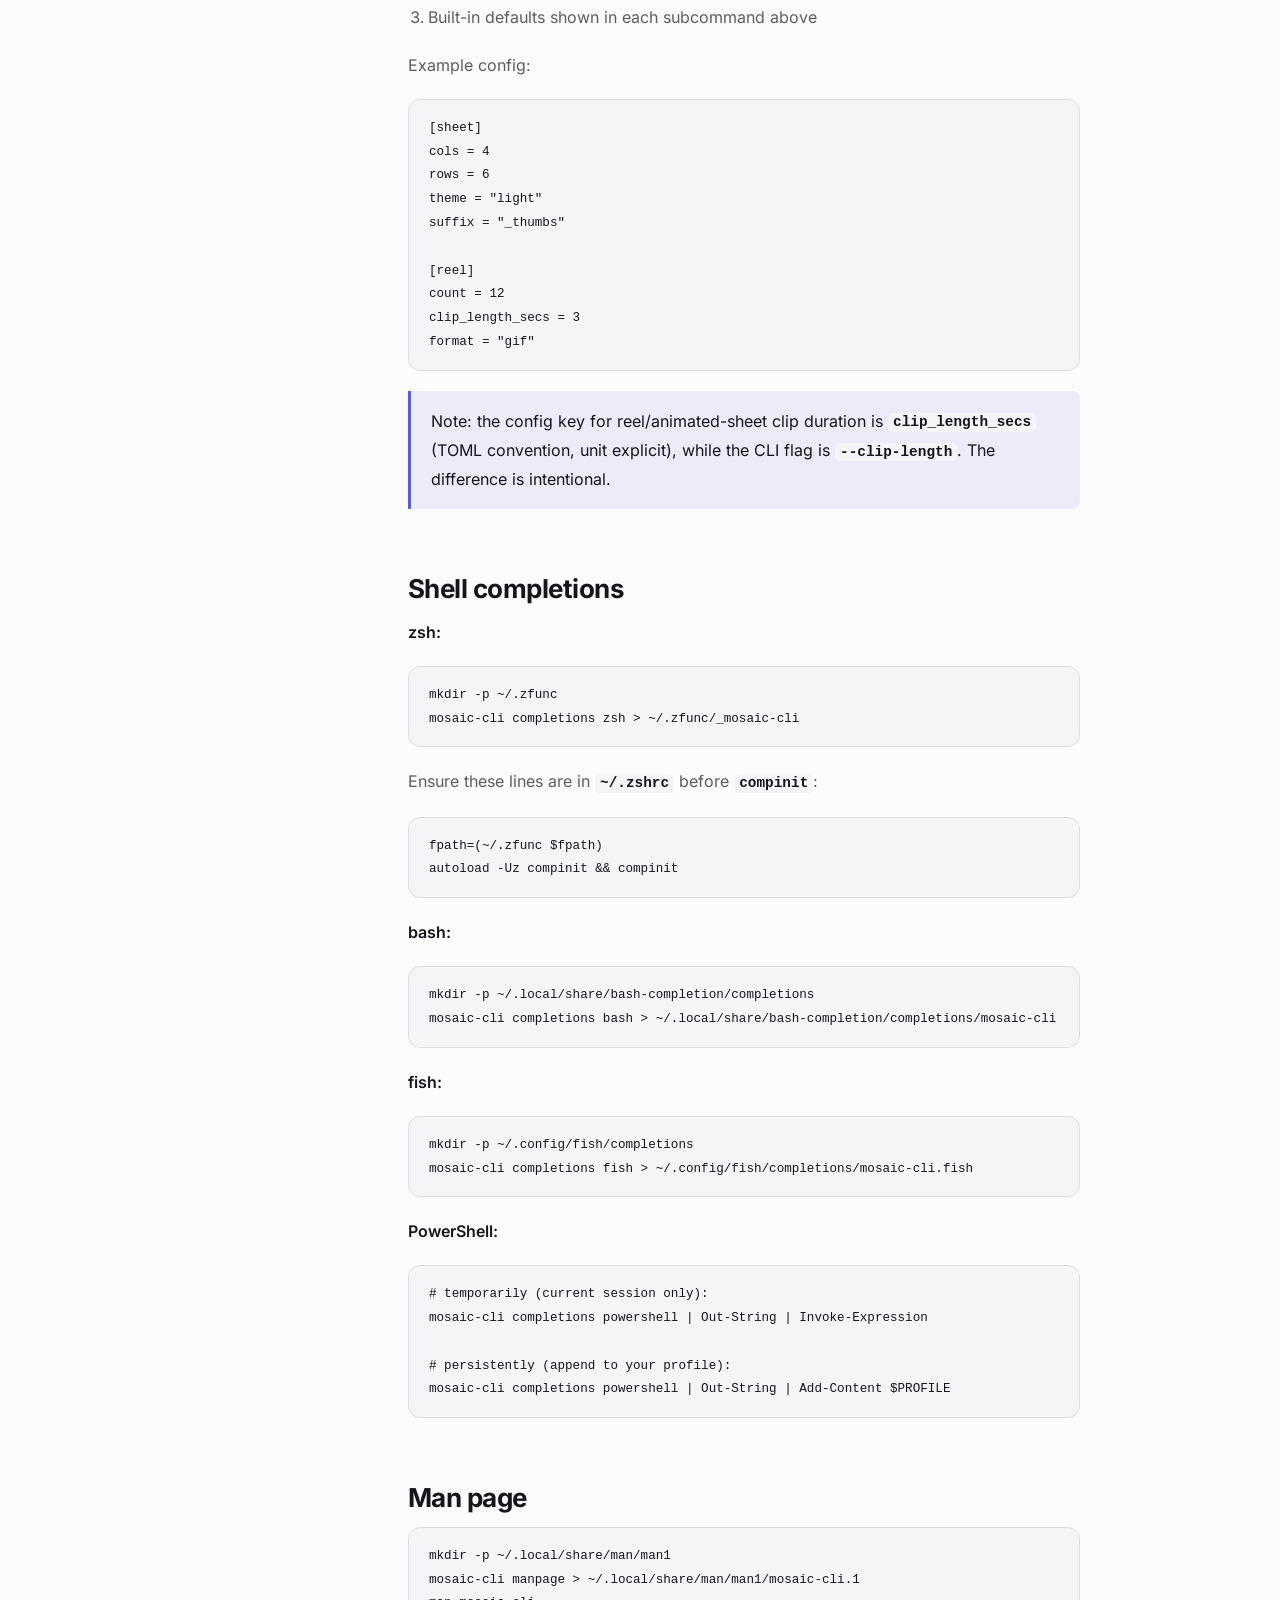
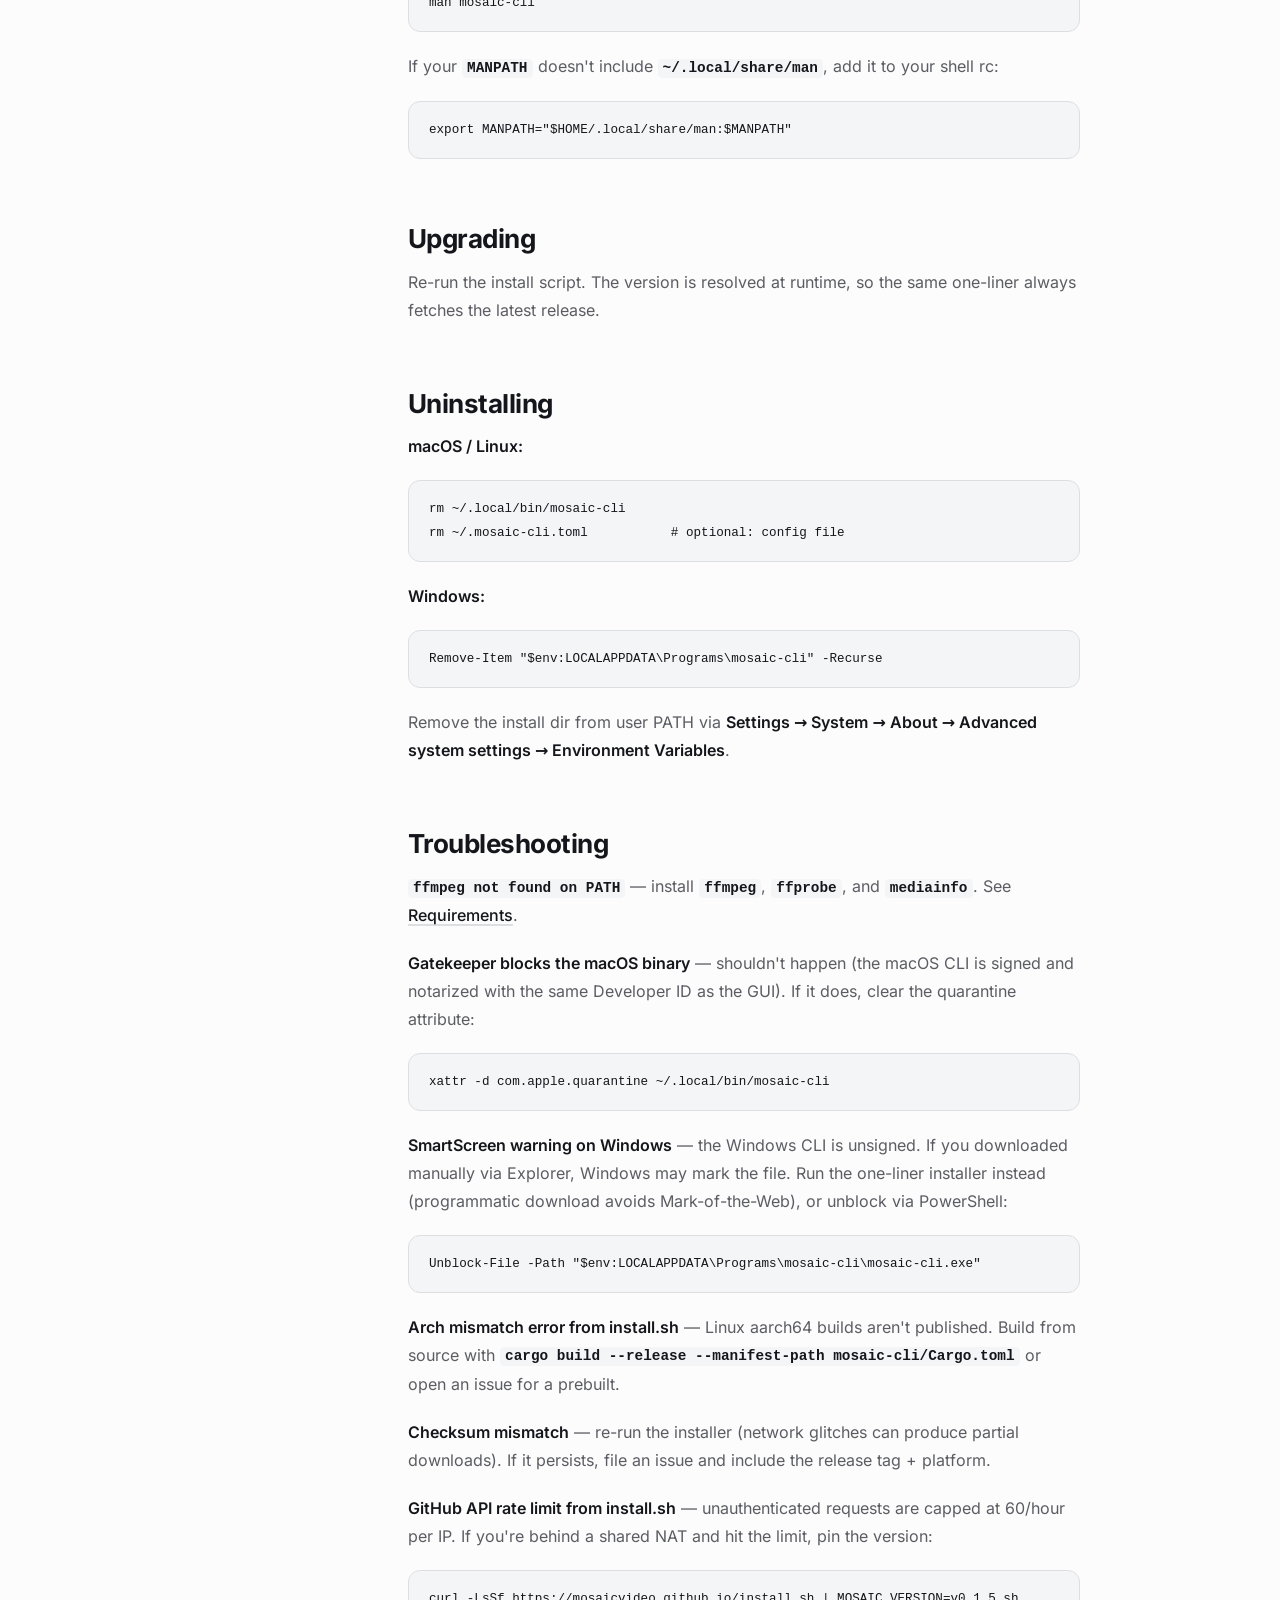
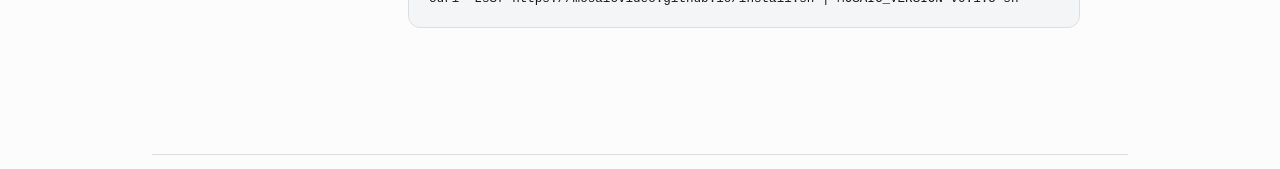
<file: mosaic/cli.html>
<!doctype html>
<html lang="en">
<head>
  <meta charset="utf-8">
  <title>Mosaic has moved</title>
  <meta name="robots" content="noindex">
  <link rel="canonical" href="https://mosaicvideo.github.io/cli.html">
  <meta http-equiv="refresh" content="0; url=https://mosaicvideo.github.io/cli.html">
  <script>location.replace("https://mosaicvideo.github.io/cli.html" + location.hash);</script>
</head>
<body>
  <p>Mosaic has moved to <a href="https://mosaicvideo.github.io/cli.html">mosaicvideo.github.io/cli.html</a>.</p>
</body>
</html>
</file>
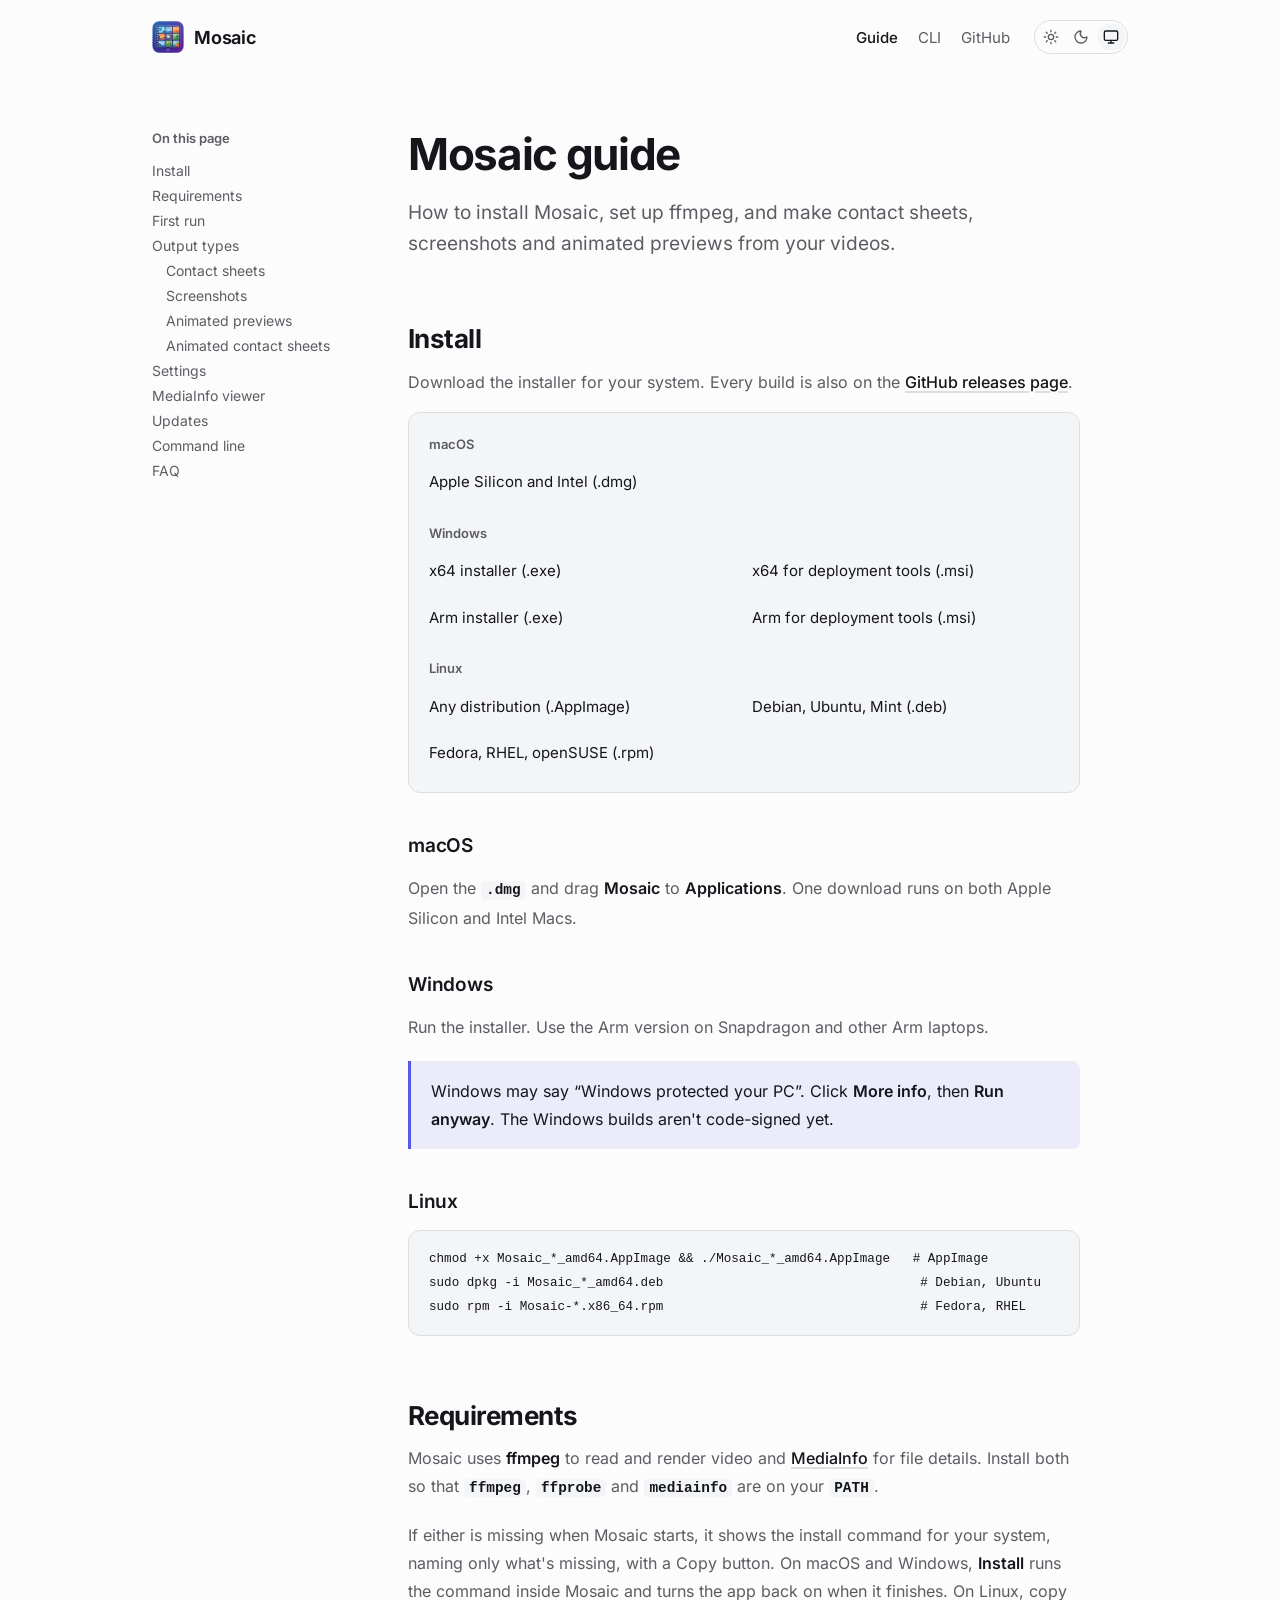
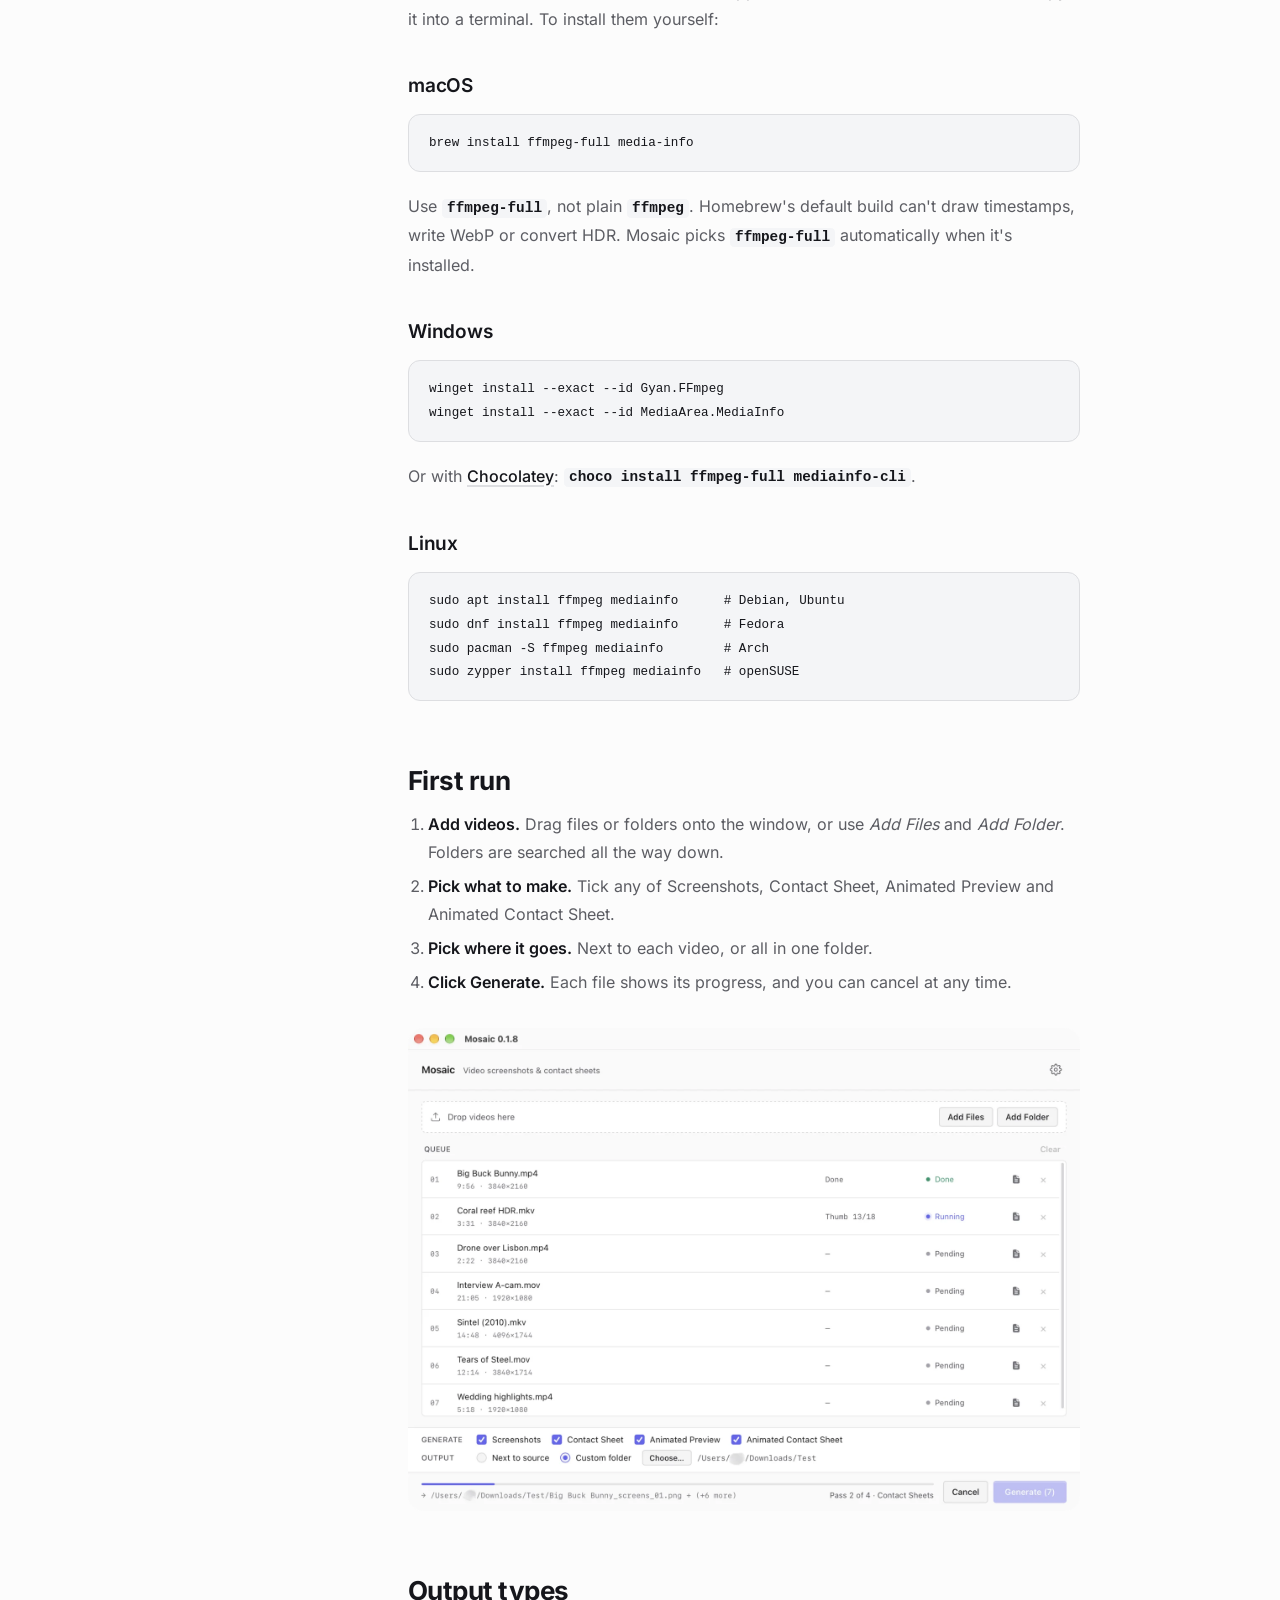
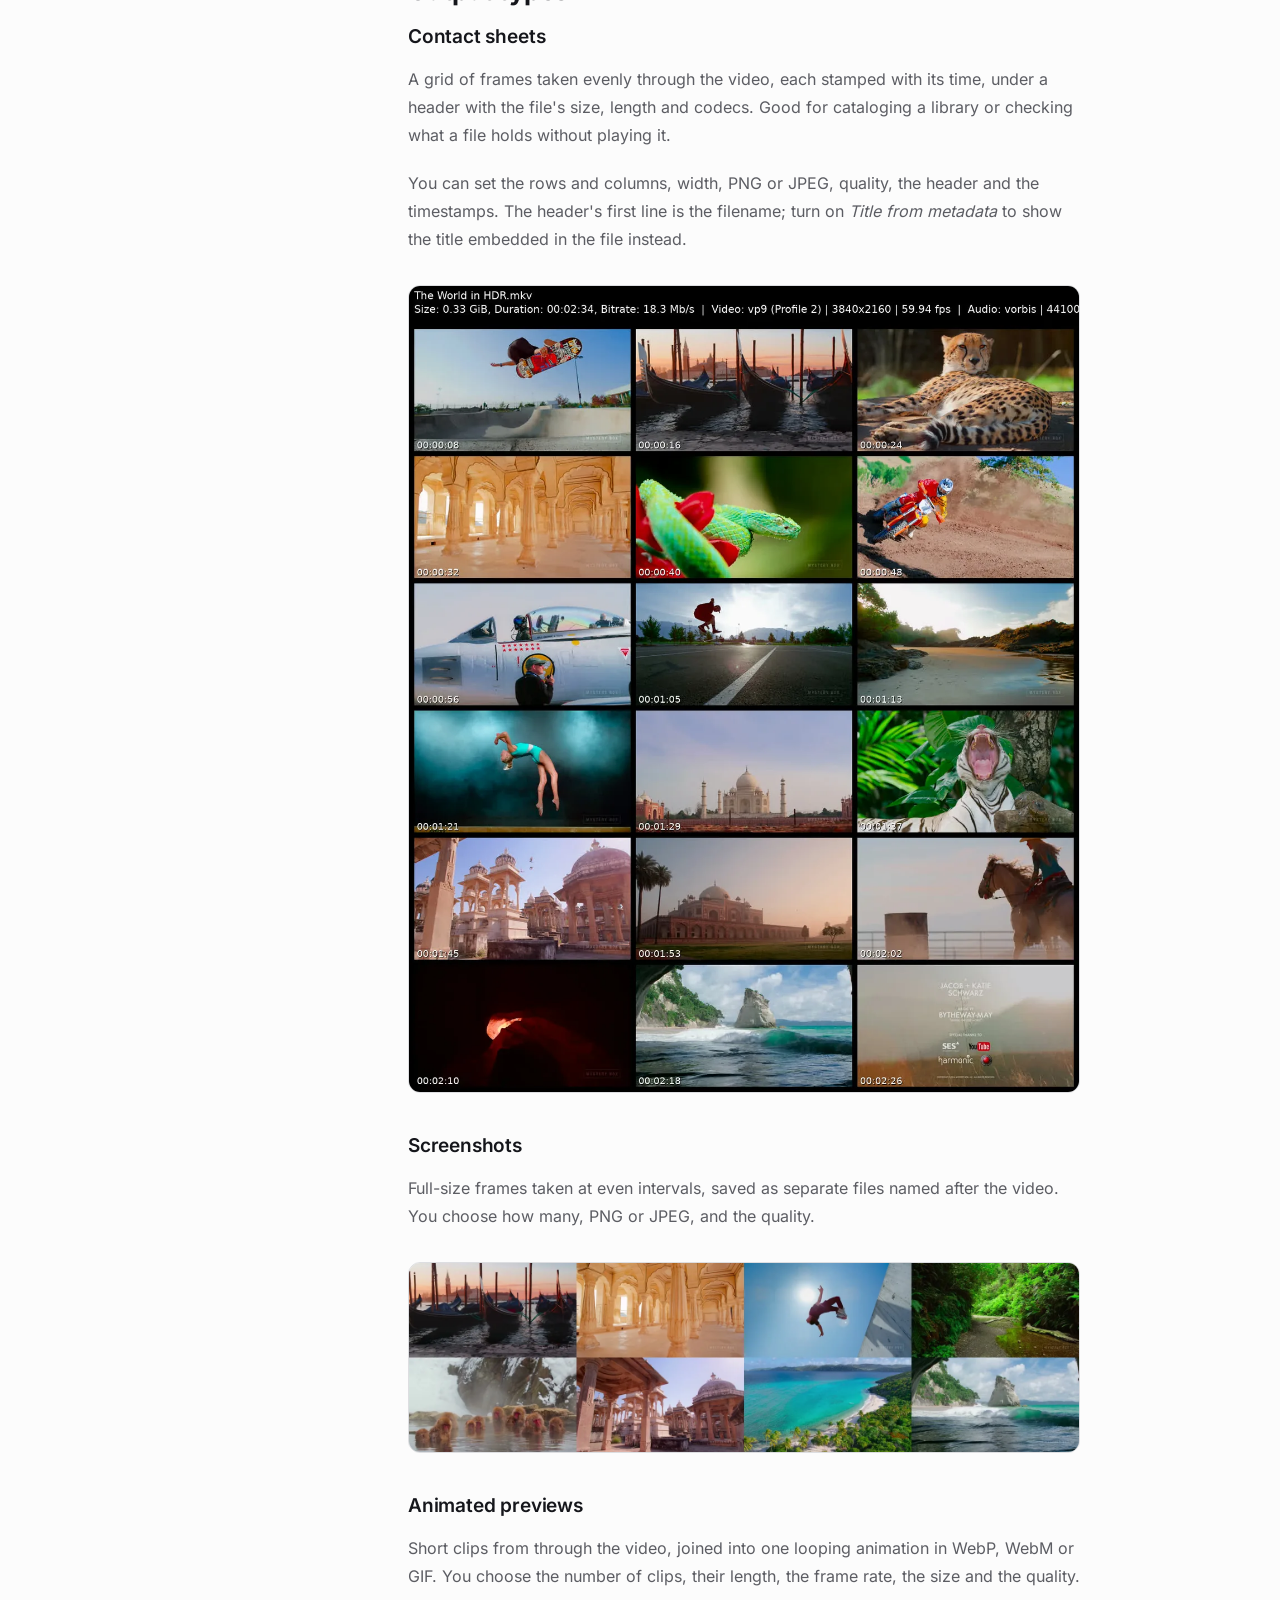
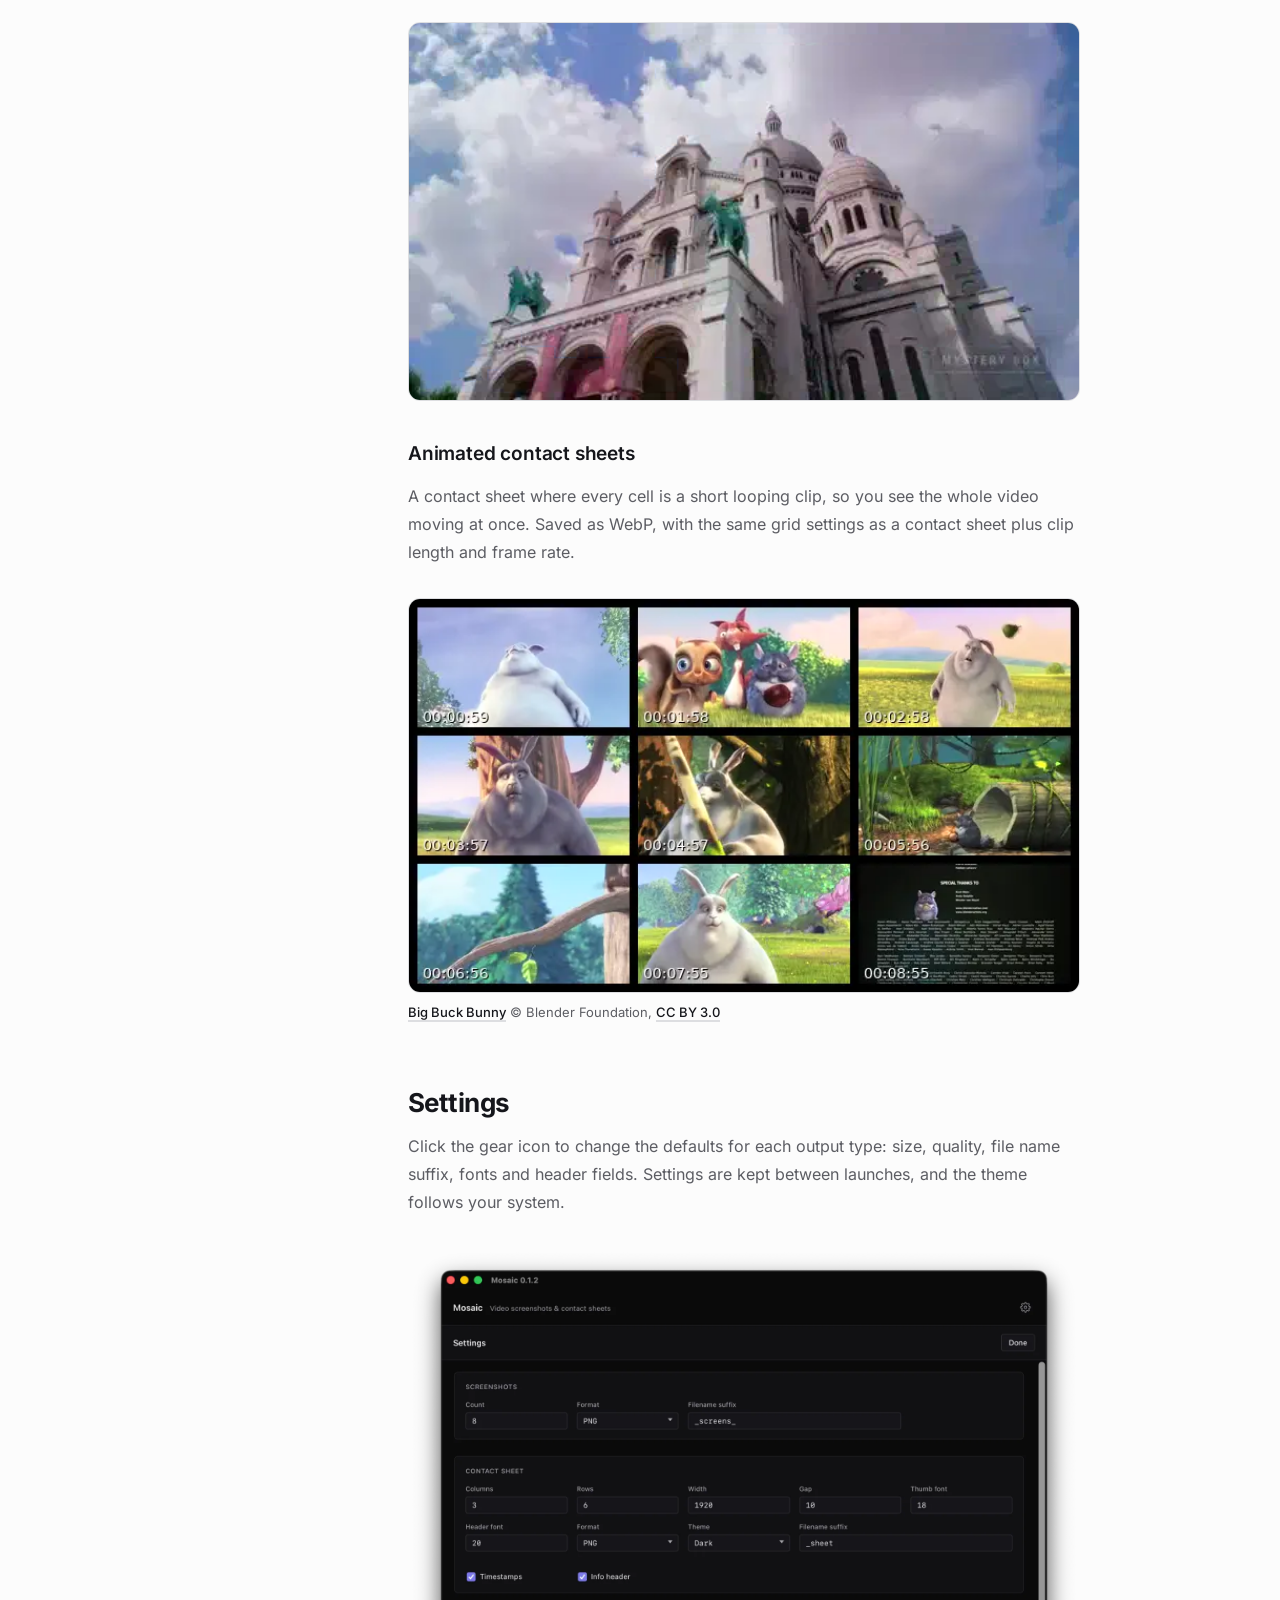
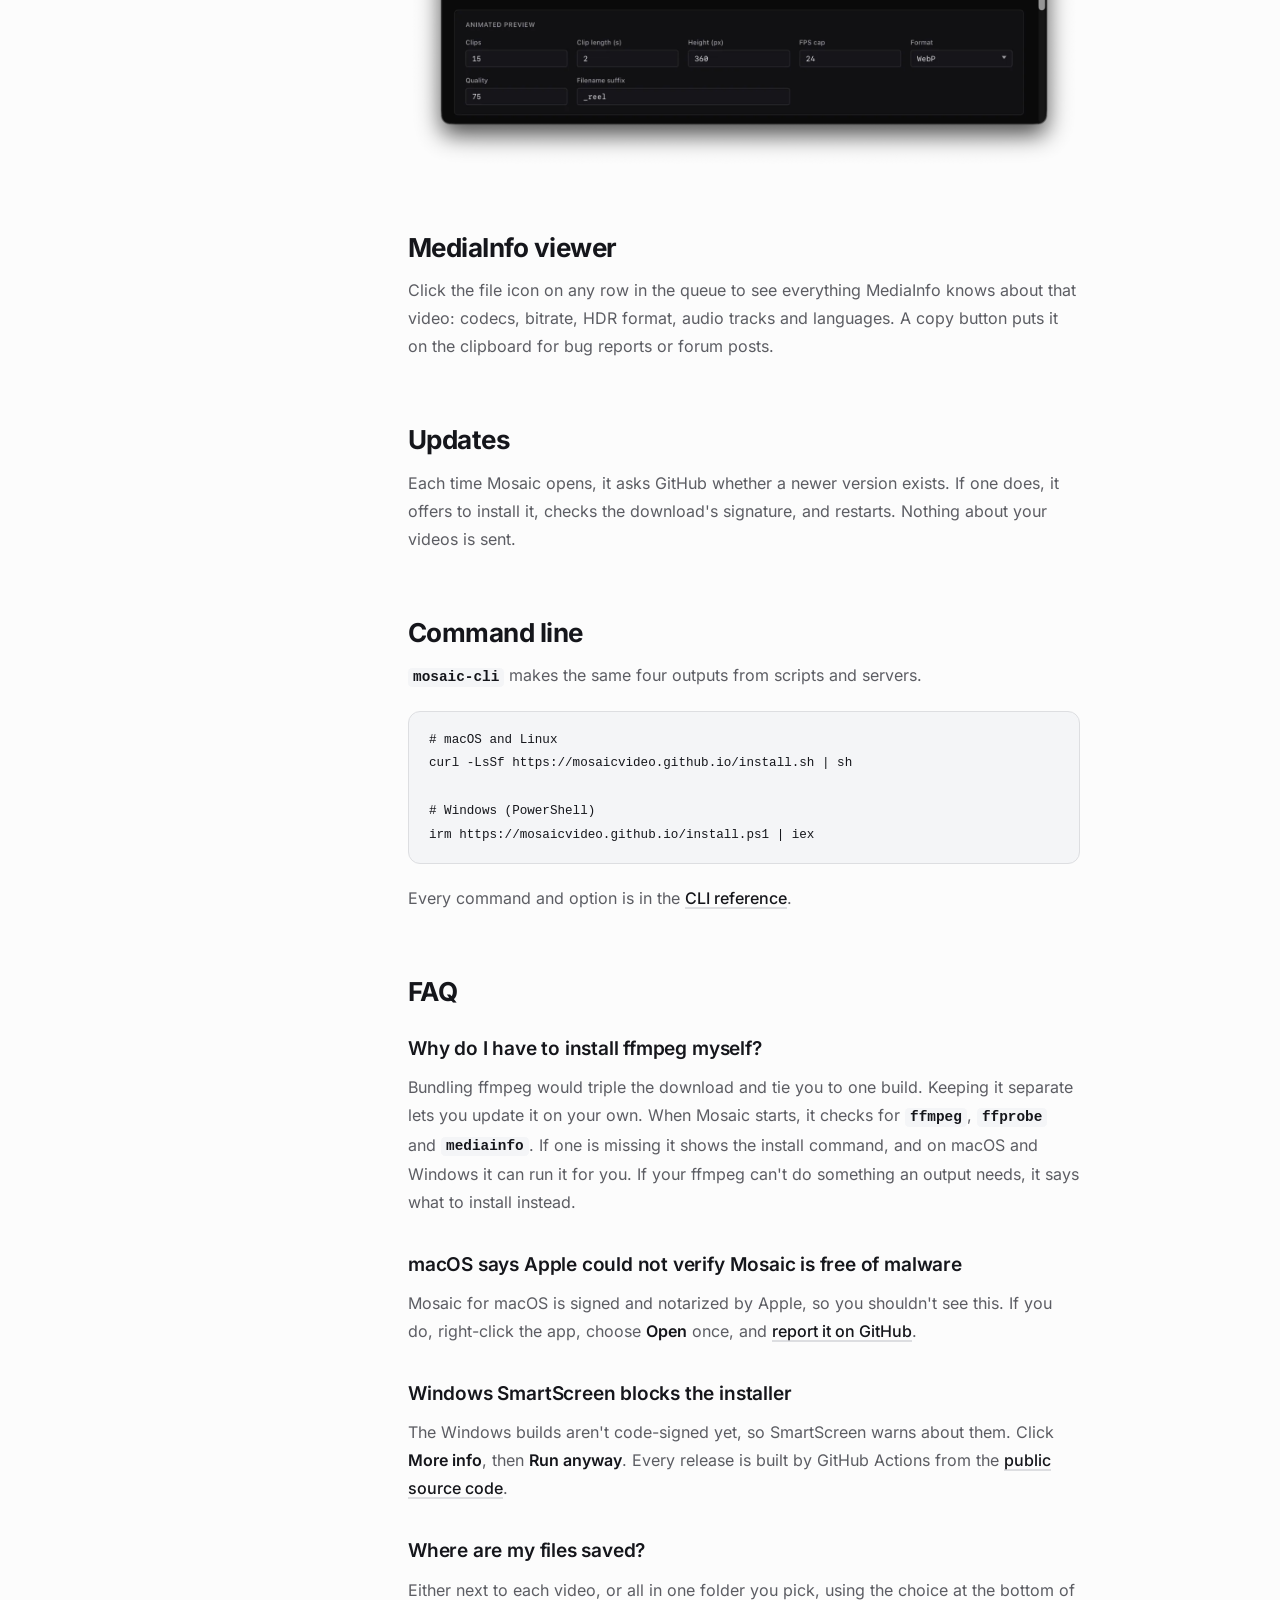
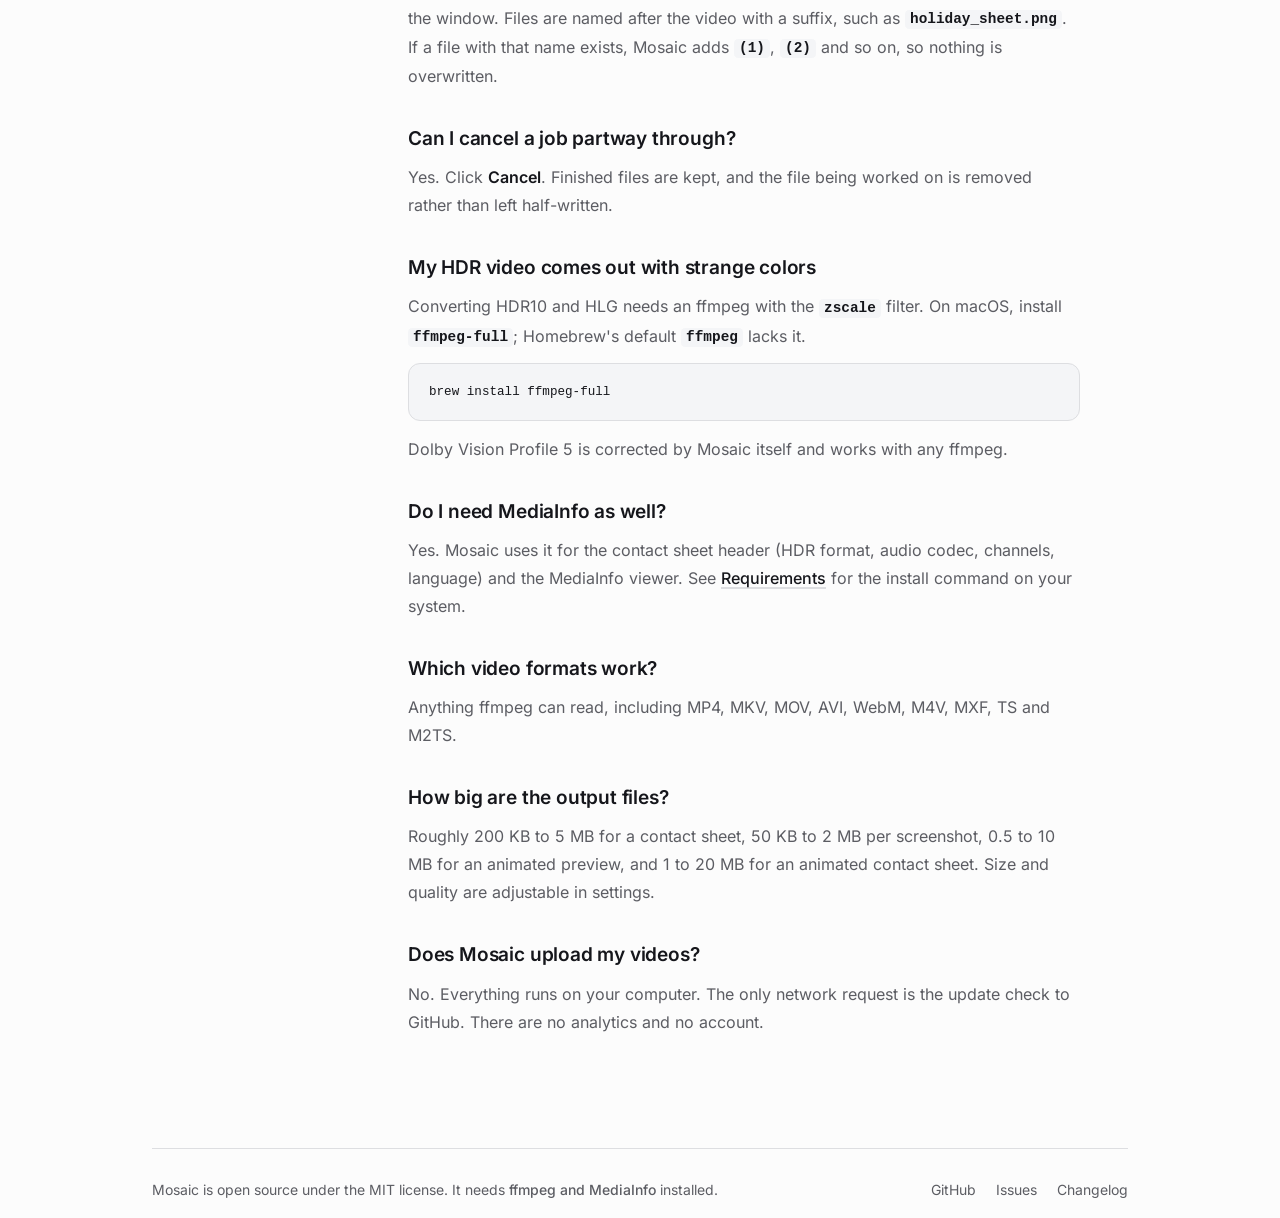
<file: mosaic/guide.html>
<!doctype html>
<html lang="en">
<head>
  <meta charset="utf-8">
  <title>Mosaic has moved</title>
  <meta name="robots" content="noindex">
  <link rel="canonical" href="https://mosaicvideo.github.io/guide.html">
  <meta http-equiv="refresh" content="0; url=https://mosaicvideo.github.io/guide.html">
  <script>location.replace("https://mosaicvideo.github.io/guide.html" + location.hash);</script>
</head>
<body>
  <p>Mosaic has moved to <a href="https://mosaicvideo.github.io/guide.html">mosaicvideo.github.io/guide.html</a>.</p>
</body>
</html>
</file>
<file: assets/site.css>
@font-face {
  font-family: 'Inter Variable';
  font-style: normal;
  font-display: swap;
  font-weight: 100 900;
  src: url('fonts/inter.woff2') format('woff2-variations');
}

:root {
  color-scheme: light;
  --page: oklch(0.99 0 0);
  --panel: oklch(0.97 0.003 280);
  --sheet: oklch(1 0 0);
  --ink: oklch(0.2 0.01 280);
  --ink-muted: oklch(0.48 0.01 280);
  --rule: oklch(0.9 0.005 280);
  --accent: oklch(0.55 0.21 277);
  --accent-soft: oklch(0.55 0.21 277 / 0.1);
  --on-accent: oklch(1 0 0);
  --shadow: 0 1px 2px oklch(0 0 0 / 0.05), 0 12px 40px -12px oklch(0.3 0.05 277 / 0.25);

  --sans: 'Inter Variable', ui-sans-serif, system-ui, sans-serif;
  --mono: ui-monospace, 'SF Mono', Menlo, Consolas, monospace;
  --wide: 64rem;
  --narrow: 42rem;
}

.dark {
  color-scheme: dark;
  --page: oklch(0.16 0.005 280);
  --panel: oklch(0.205 0.008 280);
  --sheet: oklch(0.22 0.008 280);
  --ink: oklch(0.95 0.005 280);
  --ink-muted: oklch(0.72 0.01 280);
  --rule: oklch(0.3 0.01 280);
  --accent: oklch(0.74 0.14 280);
  --accent-soft: oklch(0.74 0.14 280 / 0.14);
  --on-accent: oklch(0.16 0.02 280);
  --shadow: 0 1px 2px oklch(0 0 0 / 0.3), 0 20px 60px -20px oklch(0 0 0 / 0.6);
}

@media (prefers-color-scheme: dark) {
  :root:not(.light) {
    color-scheme: dark;
    --page: oklch(0.16 0.005 280);
    --panel: oklch(0.205 0.008 280);
    --sheet: oklch(0.22 0.008 280);
    --ink: oklch(0.95 0.005 280);
    --ink-muted: oklch(0.72 0.01 280);
    --rule: oklch(0.3 0.01 280);
    --accent: oklch(0.74 0.14 280);
    --accent-soft: oklch(0.74 0.14 280 / 0.14);
    --on-accent: oklch(0.16 0.02 280);
    --shadow: 0 1px 2px oklch(0 0 0 / 0.3), 0 20px 60px -20px oklch(0 0 0 / 0.6);
  }
}

*, *::before, *::after { box-sizing: border-box; }

html {
  background: var(--page);
  color: var(--ink);
  font-family: var(--sans);
  -webkit-font-smoothing: antialiased;
  scroll-behavior: smooth;
}

body { margin: 0; min-height: 100svh; }

img { display: block; max-width: 100%; height: auto; }

a { color: inherit; }

h1, h2, h3, p { margin: 0; }

code {
  font-family: var(--mono);
  font-size: 0.9em;
  font-weight: 600;
  color: var(--ink);
}

::selection { background: var(--accent); color: var(--on-accent); }

:focus-visible {
  outline: 2px solid var(--accent);
  outline-offset: 2px;
  border-radius: 4px;
}

html:not(.js) [data-needs-js] { display: none; }

.dark-only { display: none !important; }
.dark .dark-only { display: block !important; }
.dark .light-only { display: none !important; }

@media (prefers-color-scheme: dark) {
  :root:not(.light) .dark-only { display: block !important; }
  :root:not(.light) .light-only { display: none !important; }
}

.container {
  width: 100%;
  max-width: var(--wide);
  margin-inline: auto;
  padding-inline: 1.5rem;
}

.skip {
  position: absolute;
  left: -999px;
}
.skip:focus {
  left: 0.75rem;
  top: 0.75rem;
  z-index: 10;
  padding: 0.5rem 0.75rem;
  border-radius: 0.375rem;
  background: var(--ink);
  color: var(--page);
}

/* Header */

.header {
  display: flex;
  align-items: center;
  gap: 1.5rem;
  padding-block: 1.25rem;
}

.brand {
  display: inline-flex;
  align-items: center;
  gap: 0.625rem;
  margin-right: auto;
  font-size: 1.125rem;
  font-weight: 650;
  letter-spacing: -0.01em;
  text-decoration: none;
}
.brand img { width: 2rem; height: 2rem; }

.nav {
  display: flex;
  gap: 1.25rem;
  font-size: 0.9375rem;
}
.nav a {
  color: var(--ink-muted);
  text-decoration: none;
  transition: color 120ms;
}
.nav a:hover { color: var(--ink); }

.theme-switch {
  display: inline-flex;
  gap: 2px;
  padding: 2px;
  border: 1px solid var(--rule);
  border-radius: 999px;
}
.theme-switch button {
  display: grid;
  place-items: center;
  width: 1.75rem;
  height: 1.75rem;
  border: 0;
  border-radius: 999px;
  background: none;
  color: var(--ink-muted);
  cursor: pointer;
}
.theme-switch button:hover { color: var(--ink); }
.theme-switch button[aria-pressed='true'] { background: var(--panel); color: var(--ink); }
.theme-switch svg { width: 1rem; height: 1rem; }

/* Buttons */

.button {
  display: inline-flex;
  align-items: center;
  gap: 0.5rem;
  padding: 0.75rem 1.375rem;
  border-radius: 999px;
  font-size: 1rem;
  font-weight: 600;
  text-decoration: none;
  transition: opacity 120ms, background-color 120ms;
}
.button svg { width: 1.125rem; height: 1.125rem; }
.button-primary { background: var(--accent); color: var(--on-accent); }
.button-primary:hover { opacity: 0.9; }
.button-quiet { border: 1px solid var(--rule); }
.button-quiet:hover { background: var(--panel); }

.link {
  font-weight: 500;
  text-decoration: underline;
  text-decoration-color: var(--rule);
  text-decoration-thickness: 2px;
  text-underline-offset: 4px;
}
.link:hover { text-decoration-color: var(--accent); }

/* Hero */

.hero {
  padding-top: clamp(3rem, 8vw, 6rem);
  text-align: center;
}

.hero h1 {
  max-width: 18ch;
  margin-inline: auto;
  font-size: clamp(2.25rem, 6vw, 3.75rem);
  font-weight: 700;
  line-height: 1.05;
  letter-spacing: -0.035em;
  text-wrap: balance;
}

.hero-lede {
  max-width: 34rem;
  margin: 1.25rem auto 0;
  color: var(--ink-muted);
  font-size: 1.1875rem;
  line-height: 1.6;
  text-wrap: pretty;
}

.hero-actions {
  display: flex;
  flex-wrap: wrap;
  justify-content: center;
  gap: 0.75rem;
  margin-top: 2rem;
}

.hero-meta {
  margin-top: 1rem;
  color: var(--ink-muted);
  font-size: 0.875rem;
}

.hero-shot {
  margin-top: clamp(2.5rem, 6vw, 4rem);
  filter: drop-shadow(0 24px 48px oklch(0.25 0.04 277 / 0.18));
}
.hero-shot img { width: 100%; }

/* Downloads */

.downloads {
  max-width: var(--narrow);
  margin: 1.5rem auto 0;
  text-align: left;
}
.downloads summary {
  width: fit-content;
  margin-inline: auto;
  color: var(--ink-muted);
  font-size: 0.875rem;
  cursor: pointer;
}
.downloads summary:hover { color: var(--ink); }
.downloads[open] summary { margin-bottom: 1rem; }

.dl-list {
  display: grid;
  grid-template-columns: repeat(auto-fit, minmax(16rem, 1fr));
  gap: 0.5rem 1rem;
  margin: 0;
  padding: 1.25rem;
  list-style: none;
  border: 1px solid var(--rule);
  border-radius: 0.75rem;
  background: var(--panel);
}
.dl-list h3 {
  grid-column: 1 / -1;
  margin-top: 0.5rem;
  color: var(--ink-muted);
  font-size: 0.8125rem;
  font-weight: 600;
}
.dl-list h3:first-child { margin-top: 0; }
.dl-list a {
  display: flex;
  justify-content: space-between;
  gap: 1rem;
  padding: 0.375rem 0;
  font-size: 0.9375rem;
  text-decoration: none;
}
.dl-list a:hover .dl-name { color: var(--accent); }
.dl-size { color: var(--ink-muted); font-variant-numeric: tabular-nums; }
.dl-path { display: none; }

/* Sections */

.section { padding-top: clamp(4.5rem, 10vw, 7rem); }

.section-head { margin-bottom: 2.5rem; }
.section-head h2 {
  font-size: clamp(1.75rem, 4vw, 2.25rem);
  font-weight: 700;
  letter-spacing: -0.025em;
  line-height: 1.15;
  text-wrap: balance;
}
.section-head p {
  max-width: var(--narrow);
  margin-top: 0.75rem;
  color: var(--ink-muted);
  font-size: 1.0625rem;
  line-height: 1.6;
}

.card {
  border: 1px solid var(--rule);
  border-radius: 1rem;
  background: var(--panel);
}
.card h3 {
  font-size: 1.0625rem;
  font-weight: 600;
  letter-spacing: -0.01em;
}
.card p {
  margin-top: 0.375rem;
  color: var(--ink-muted);
  font-size: 0.9375rem;
  line-height: 1.6;
}

/* Output gallery */

.gallery {
  display: grid;
  grid-template-columns: repeat(2, 1fr);
  gap: 1rem;
  margin: 0;
  padding: 0;
  list-style: none;
}

.output { overflow: hidden; }

.output-media {
  aspect-ratio: 16 / 10;
  overflow: hidden;
  background: oklch(0.12 0 0);
}
.output-media img {
  width: 100%;
  height: 100%;
  object-fit: cover;
  object-position: top;
}
.output-media .contain { object-fit: contain; object-position: center; }

.output-body .credit {
  margin-top: 0.75rem;
  font-size: 0.75rem;
}
.output-body .credit a { text-decoration: underline; text-underline-offset: 2px; }
.output-body .credit a:hover { color: var(--ink); }

.output-body { padding: 1.25rem 1.5rem 1.5rem; }
.output-body h3 {
  display: flex;
  align-items: baseline;
  justify-content: space-between;
  gap: 1rem;
}

.formats {
  color: var(--ink-muted);
  font-size: 0.8125rem;
  font-weight: 500;
  white-space: nowrap;
}

/* Features */

.features {
  display: grid;
  grid-template-columns: repeat(3, 1fr);
  gap: 1rem;
  margin: 0;
  padding: 0;
  list-style: none;
}
.feature { padding: 1.5rem; }
.feature-icon {
  display: grid;
  place-items: center;
  width: 2.5rem;
  height: 2.5rem;
  margin-bottom: 1rem;
  border-radius: 0.625rem;
  background: var(--accent-soft);
  color: var(--accent);
}
.feature-icon svg { width: 1.25rem; height: 1.25rem; }

/* CLI */

.cli {
  display: grid;
  gap: 1.75rem;
  padding: clamp(1.5rem, 4vw, 2.5rem);
}
.cli .section-head { margin-bottom: 0; }
.cli .link { display: inline-block; margin-top: 1rem; }

.code {
  margin: 0;
  padding: 1.25rem 1.5rem;
  overflow-x: auto;
  border: 1px solid var(--rule);
  border-radius: 0.75rem;
  background: var(--sheet);
  font-family: var(--mono);
  font-size: 0.875rem;
  line-height: 1.8;
}
.code .comment { color: var(--ink-muted); }

/* Footer */

.footer {
  display: flex;
  flex-wrap: wrap;
  align-items: center;
  justify-content: space-between;
  gap: 1rem;
  margin-top: clamp(4.5rem, 10vw, 7rem);
  padding-block: 2rem;
  border-top: 1px solid var(--rule);
  color: var(--ink-muted);
  font-size: 0.875rem;
}
.footer ul {
  display: flex;
  flex-wrap: wrap;
  gap: 0.5rem 1.25rem;
  margin: 0;
  padding: 0;
  list-style: none;
}
.footer a { text-decoration: none; }
.footer a:hover { color: var(--ink); }

/* Docs */

.nav a[aria-current='page'] { color: var(--ink); font-weight: 500; }

.doc {
  display: grid;
  grid-template-columns: 12rem minmax(0, 1fr);
  gap: 4rem;
  padding-top: clamp(2rem, 5vw, 3.5rem);
}

.toc {
  position: sticky;
  top: 1.5rem;
  align-self: start;
  max-height: calc(100svh - 3rem);
  overflow-y: auto;
  font-size: 0.875rem;
}
.toc h2 {
  margin-bottom: 0.75rem;
  color: var(--ink-muted);
  font-size: 0.8125rem;
  font-weight: 600;
}
.toc ul { margin: 0; padding: 0; list-style: none; }
.toc ul ul { padding-left: 0.875rem; }
.toc a {
  display: block;
  padding: 0.25rem 0;
  color: var(--ink-muted);
  text-decoration: none;
}
.toc a:hover { color: var(--ink); }

.prose {
  max-width: var(--narrow);
  font-size: 1rem;
  line-height: 1.75;
}
.prose > * + * { margin-top: 1.25rem; }
.prose h1 {
  font-size: clamp(2rem, 5vw, 2.75rem);
  font-weight: 700;
  letter-spacing: -0.03em;
  line-height: 1.1;
}
.prose .lede {
  color: var(--ink-muted);
  font-size: 1.1875rem;
  line-height: 1.6;
}
.prose h2 {
  margin-top: 3.5rem;
  padding-top: 0.5rem;
  font-size: 1.625rem;
  font-weight: 700;
  letter-spacing: -0.02em;
  line-height: 1.25;
  scroll-margin-top: 1rem;
}
.prose h3 {
  margin-top: 2.25rem;
  font-size: 1.1875rem;
  font-weight: 600;
  letter-spacing: -0.01em;
  scroll-margin-top: 1rem;
}
.prose h2 + *, .prose h3 + * { margin-top: 0.75rem; }
.prose p, .prose li { color: var(--ink-muted); }
.prose strong { color: var(--ink); font-weight: 600; }
.prose a:not(.button) {
  color: var(--ink);
  font-weight: 500;
  text-decoration: underline;
  text-decoration-color: var(--rule);
  text-decoration-thickness: 2px;
  text-underline-offset: 3px;
}
.prose a:not(.button):hover { text-decoration-color: var(--accent); }
.prose ul, .prose ol { padding-left: 1.25rem; }
.prose li + li { margin-top: 0.375rem; }
.prose li::marker { color: var(--ink-muted); }
.prose pre {
  margin-inline: 0;
  padding: 1rem 1.25rem;
  overflow-x: auto;
  border: 1px solid var(--rule);
  border-radius: 0.75rem;
  background: var(--panel);
  font-size: 0.875rem;
  line-height: 1.7;
}
.prose pre code { font-weight: 400; }
.prose :not(pre) > code {
  padding: 0.1em 0.35em;
  border-radius: 0.3em;
  background: var(--panel);
  overflow-wrap: anywhere;
}
.prose h3 code { padding: 0; background: none; }
.prose figure { margin: 2rem 0 0; }
.prose figure img {
  width: 100%;
  border: 1px solid var(--rule);
  border-radius: 0.75rem;
}
.prose .shot img { border: 0; }
.prose figcaption {
  margin-top: 0.5rem;
  color: var(--ink-muted);
  font-size: 0.8125rem;
}

.note {
  padding: 1rem 1.25rem;
  border-left: 3px solid var(--accent);
  border-radius: 0 0.5rem 0.5rem 0;
  background: var(--accent-soft);
}
.prose .note { color: var(--ink); }

.prose .dl-list { margin-top: 1rem; }
.prose .dl-list h3 {
  margin-top: 0.75rem;
  font-size: 0.8125rem;
  letter-spacing: 0;
}
.prose .dl-list h3:first-child { margin-top: 0; }
.prose .dl-list h3 + a { margin-top: 0; }
.prose .dl-list a { text-decoration: none; font-weight: 400; }

.faq { display: flex; flex-direction: column; gap: 2rem; }
.faq h3 { margin-top: 0; }
.faq h3 + p { margin-top: 0.5rem; }
.faq p + p, .faq p + ul, .faq ul + p, .faq p + pre, .faq pre + p { margin-top: 0.75rem; }
.prose .faq { margin-top: 1.5rem; }

@media (max-width: 52rem) {
  .doc { grid-template-columns: minmax(0, 1fr); gap: 0; }
  .toc { display: none; }
}

@media (max-width: 52rem) {
  .features { grid-template-columns: 1fr; }
}

@media (max-width: 40rem) {
  .header { gap: 1rem; }
  .wide-only { display: none; }
  .gallery { grid-template-columns: 1fr; }
  .hero-actions .button { width: 100%; justify-content: center; }
}
</file>
